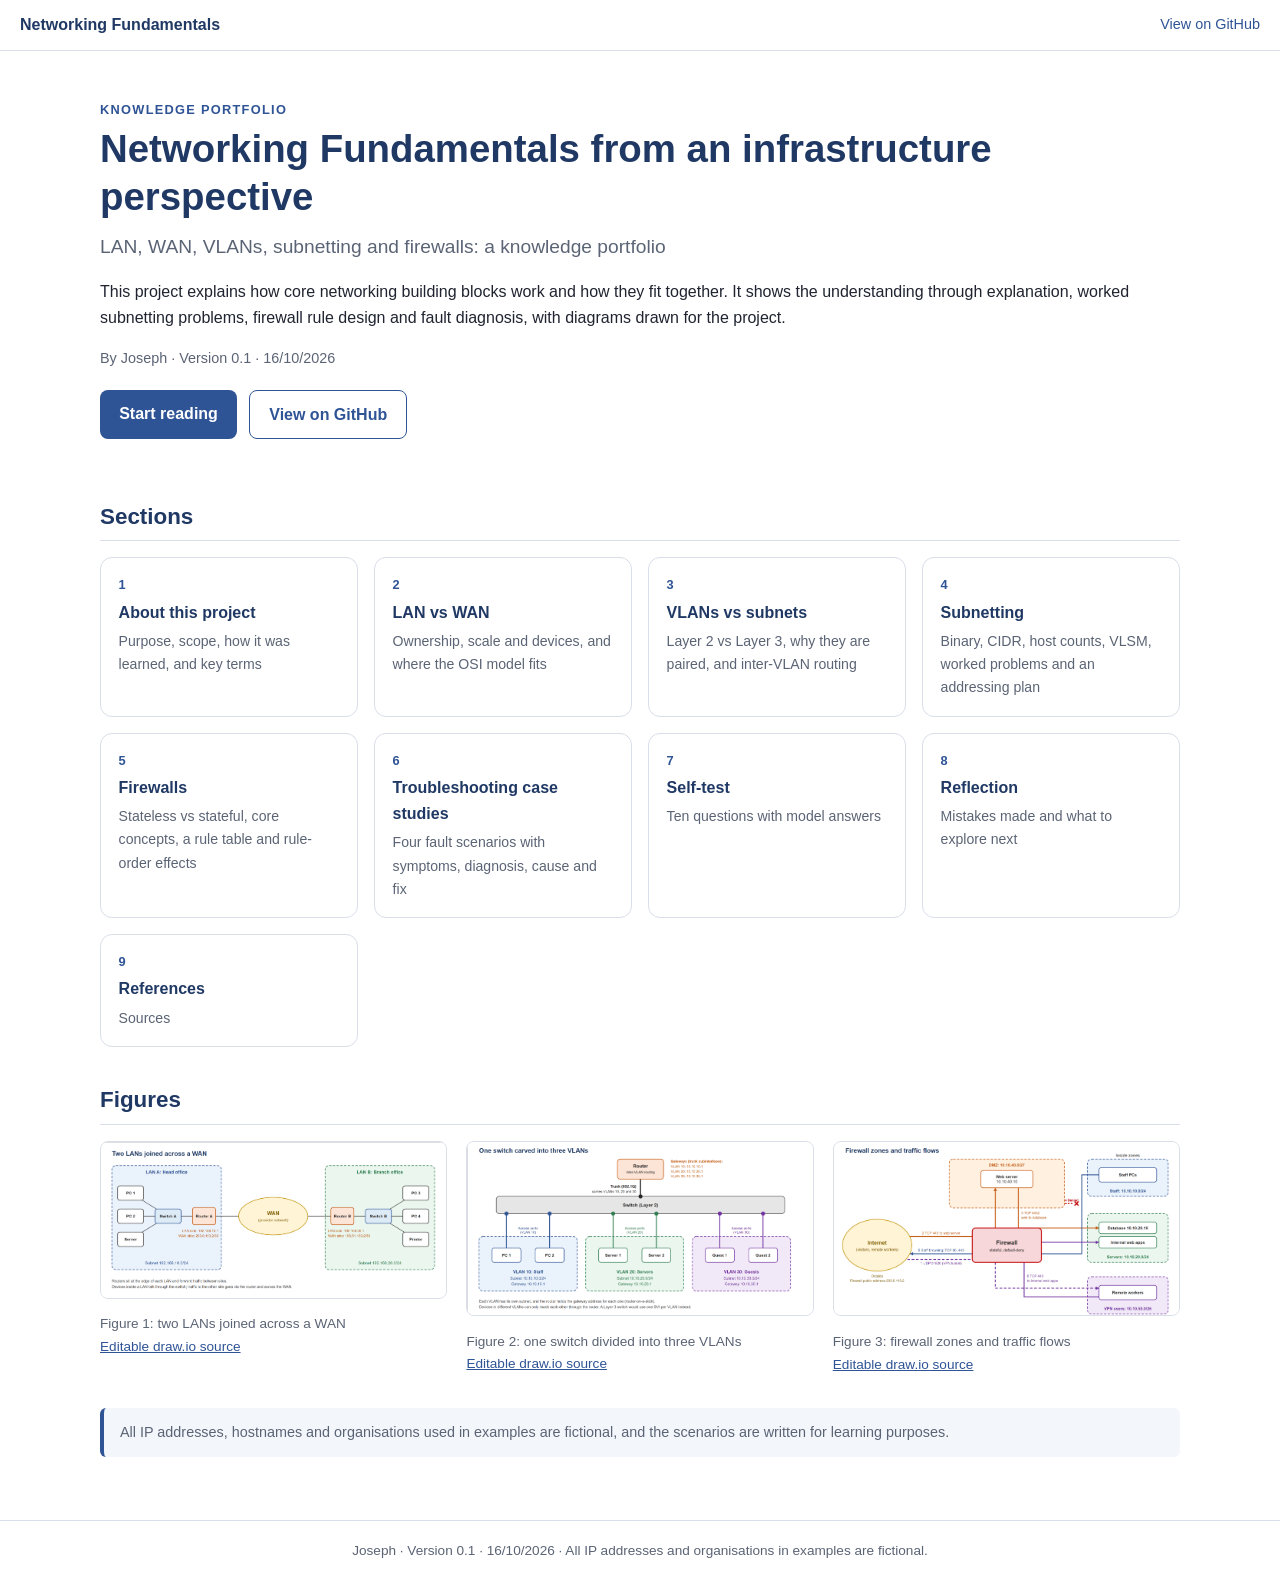
<file: index.html>
<!DOCTYPE html>
<html lang="en-GB">
<head>
<meta charset="utf-8">
<meta name="viewport" content="width=device-width, initial-scale=1">
<title>Networking Fundamentals from an infrastructure perspective | Networking Fundamentals</title>
<meta name="description" content="LAN, WAN, VLANs, subnetting and firewalls: a knowledge portfolio">
<link rel="stylesheet" href="style.css">
</head>
<body>
<header class="topbar">
  <a class="brand" href="index.html">Networking Fundamentals</a>
  <a class="gh" href="https://github.com/jsephfwleroo947-hub/networking-fundamentals">View on GitHub</a>
</header>
<details class="mobile-nav"><summary>Sections</summary><ul><li><a href="01-about-this-project.html">1. About this project</a></li><li><a href="02-lan-vs-wan.html">2. LAN vs WAN</a></li><li><a href="03-vlans-vs-subnets.html">3. VLANs vs subnets</a></li><li><a href="04-subnetting.html">4. Subnetting</a></li><li><a href="05-firewalls.html">5. Firewalls</a></li><li><a href="06-troubleshooting-case-studies.html">6. Troubleshooting case studies</a></li><li><a href="07-self-test.html">7. Self-test</a></li><li><a href="08-reflection.html">8. Reflection</a></li><li><a href="09-references.html">9. References</a></li></ul></details>
<div class="layout home">
  <nav class="sidebar" aria-label="Sections">
    <p class="nav-title">Sections</p>
    <ul><li><a href="01-about-this-project.html">1. About this project</a></li><li><a href="02-lan-vs-wan.html">2. LAN vs WAN</a></li><li><a href="03-vlans-vs-subnets.html">3. VLANs vs subnets</a></li><li><a href="04-subnetting.html">4. Subnetting</a></li><li><a href="05-firewalls.html">5. Firewalls</a></li><li><a href="06-troubleshooting-case-studies.html">6. Troubleshooting case studies</a></li><li><a href="07-self-test.html">7. Self-test</a></li><li><a href="08-reflection.html">8. Reflection</a></li><li><a href="09-references.html">9. References</a></li></ul>
  </nav>
  <main class="content">

    <section class="hero">
      <p class="eyebrow">Knowledge portfolio</p>
      <h1>Networking Fundamentals from an infrastructure perspective</h1>
      <p class="lead">LAN, WAN, VLANs, subnetting and firewalls: a knowledge portfolio</p>
      <p>This project explains how core networking building blocks work and how they fit together. It shows the understanding through explanation, worked subnetting problems, firewall rule design and fault diagnosis, with diagrams drawn for the project.</p>
      <p class="meta">By Joseph &middot; Version 0.1 &middot; 16/10/2026</p>
      <p class="actions"><a class="btn" href="01-about-this-project.html">Start reading</a><a class="btn ghost" href="https://github.com/jsephfwleroo947-hub/networking-fundamentals">View on GitHub</a></p>
    </section>
    <h2>Sections</h2>
    <div class="cards"><a class="card" href="01-about-this-project.html"><span class="num">1</span><span class="ct">About this project</span><span class="cd">Purpose, scope, how it was learned, and key terms</span></a><a class="card" href="02-lan-vs-wan.html"><span class="num">2</span><span class="ct">LAN vs WAN</span><span class="cd">Ownership, scale and devices, and where the OSI model fits</span></a><a class="card" href="03-vlans-vs-subnets.html"><span class="num">3</span><span class="ct">VLANs vs subnets</span><span class="cd">Layer 2 vs Layer 3, why they are paired, and inter-VLAN routing</span></a><a class="card" href="04-subnetting.html"><span class="num">4</span><span class="ct">Subnetting</span><span class="cd">Binary, CIDR, host counts, VLSM, worked problems and an addressing plan</span></a><a class="card" href="05-firewalls.html"><span class="num">5</span><span class="ct">Firewalls</span><span class="cd">Stateless vs stateful, core concepts, a rule table and rule-order effects</span></a><a class="card" href="06-troubleshooting-case-studies.html"><span class="num">6</span><span class="ct">Troubleshooting case studies</span><span class="cd">Four fault scenarios with symptoms, diagnosis, cause and fix</span></a><a class="card" href="07-self-test.html"><span class="num">7</span><span class="ct">Self-test</span><span class="cd">Ten questions with model answers</span></a><a class="card" href="08-reflection.html"><span class="num">8</span><span class="ct">Reflection</span><span class="cd">Mistakes made and what to explore next</span></a><a class="card" href="09-references.html"><span class="num">9</span><span class="ct">References</span><span class="cd">Sources</span></a></div>
    <h2>Figures</h2>
    <div class="figs"><figure><a href="figure-1-lan-wan.png"><img src="figure-1-lan-wan.png" alt="Figure 1: two LANs joined across a WAN"></a><figcaption>Figure 1: two LANs joined across a WAN<br><a href="lan-wan-diagram.drawio">Editable draw.io source</a></figcaption></figure><figure><a href="figure-2-vlans.png"><img src="figure-2-vlans.png" alt="Figure 2: one switch divided into three VLANs"></a><figcaption>Figure 2: one switch divided into three VLANs<br><a href="vlan-diagram.drawio">Editable draw.io source</a></figcaption></figure><figure><a href="figure-3-firewall-zones.png"><img src="figure-3-firewall-zones.png" alt="Figure 3: firewall zones and traffic flows"></a><figcaption>Figure 3: firewall zones and traffic flows<br><a href="firewall-zones-diagram.drawio">Editable draw.io source</a></figcaption></figure></div>
    <p class="note">All IP addresses, hostnames and organisations used in examples are fictional, and the scenarios are written for learning purposes.</p>

    
  </main>
</div>
<footer class="footer">Joseph &middot; Version 0.1 &middot; 16/10/2026 &middot; All IP addresses and organisations in examples are fictional.</footer>
</body>
</html>
</file>
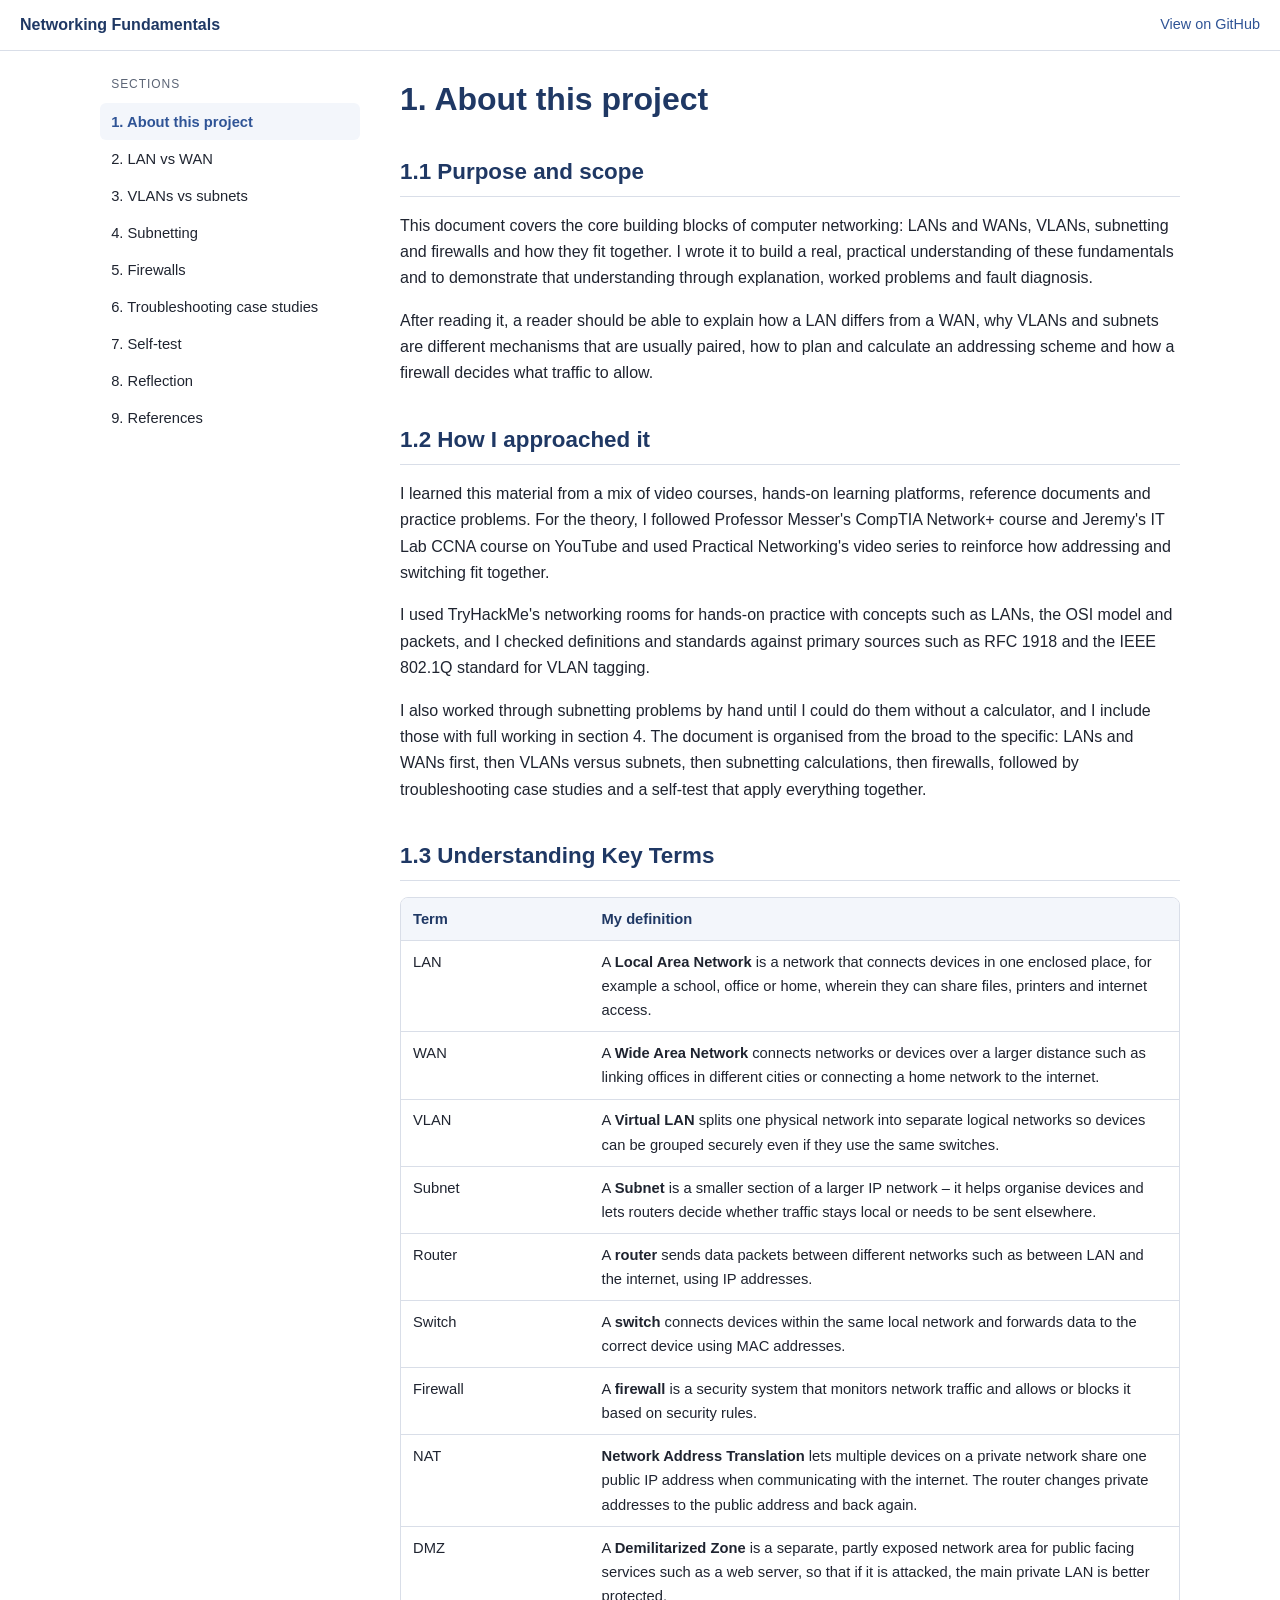
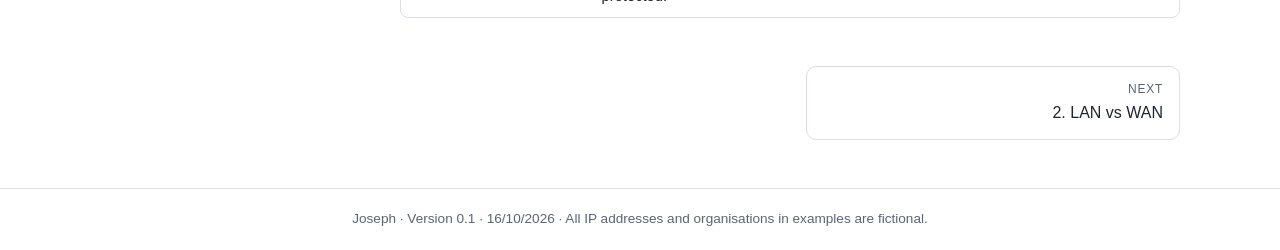
<file: 01-about-this-project.html>
<!DOCTYPE html>
<html lang="en-GB">
<head>
<meta charset="utf-8">
<meta name="viewport" content="width=device-width, initial-scale=1">
<title>1. About this project | Networking Fundamentals</title>
<meta name="description" content="Purpose, scope, how it was learned, and key terms">
<link rel="stylesheet" href="style.css">
</head>
<body>
<header class="topbar">
  <a class="brand" href="index.html">Networking Fundamentals</a>
  <a class="gh" href="https://github.com/jsephfwleroo947-hub/networking-fundamentals">View on GitHub</a>
</header>
<details class="mobile-nav"><summary>Sections</summary><ul><li><a class="current" href="01-about-this-project.html">1. About this project</a></li><li><a href="02-lan-vs-wan.html">2. LAN vs WAN</a></li><li><a href="03-vlans-vs-subnets.html">3. VLANs vs subnets</a></li><li><a href="04-subnetting.html">4. Subnetting</a></li><li><a href="05-firewalls.html">5. Firewalls</a></li><li><a href="06-troubleshooting-case-studies.html">6. Troubleshooting case studies</a></li><li><a href="07-self-test.html">7. Self-test</a></li><li><a href="08-reflection.html">8. Reflection</a></li><li><a href="09-references.html">9. References</a></li></ul></details>
<div class="layout">
  <nav class="sidebar" aria-label="Sections">
    <p class="nav-title">Sections</p>
    <ul><li><a class="current" href="01-about-this-project.html">1. About this project</a></li><li><a href="02-lan-vs-wan.html">2. LAN vs WAN</a></li><li><a href="03-vlans-vs-subnets.html">3. VLANs vs subnets</a></li><li><a href="04-subnetting.html">4. Subnetting</a></li><li><a href="05-firewalls.html">5. Firewalls</a></li><li><a href="06-troubleshooting-case-studies.html">6. Troubleshooting case studies</a></li><li><a href="07-self-test.html">7. Self-test</a></li><li><a href="08-reflection.html">8. Reflection</a></li><li><a href="09-references.html">9. References</a></li></ul>
  </nav>
  <main class="content">
<h1 id="about-this-project">1. About this project</h1>
<h2 id="purpose-and-scope">1.1 Purpose and scope</h2>
<p>This document covers the core building blocks of computer networking: LANs and WANs, VLANs, subnetting and firewalls and how they fit together. I wrote it to build a real, practical understanding of these fundamentals and to demonstrate that understanding through explanation, worked problems and fault diagnosis.</p>
<p>After reading it, a reader should be able to explain how a LAN differs from a WAN, why VLANs and subnets are different mechanisms that are usually paired, how to plan and calculate an addressing scheme and how a firewall decides what traffic to allow.</p>
<h2 id="how-i-approached-it">1.2 How I approached it</h2>
<p>I learned this material from a mix of video courses, hands-on learning platforms, reference documents and practice problems. For the theory, I followed Professor Messer's CompTIA Network+ course and Jeremy's IT Lab CCNA course on YouTube and used Practical Networking's video series to reinforce how addressing and switching fit together.</p>
<p>I used TryHackMe's networking rooms for hands-on practice with concepts such as LANs, the OSI model and packets, and I checked definitions and standards against primary sources such as RFC 1918 and the IEEE 802.1Q standard for VLAN tagging.</p>
<p>I also worked through subnetting problems by hand until I could do them without a calculator, and I include those with full working in section 4. The document is organised from the broad to the specific: LANs and WANs first, then VLANs versus subnets, then subnetting calculations, then firewalls, followed by troubleshooting case studies and a self-test that apply everything together.</p>
<h2 id="understanding-key-terms">1.3 Understanding Key Terms </h2>
<div class="table-wrap"><table>
<colgroup>
<col style="width: 24%" />
<col style="width: 75%" />
</colgroup>
<thead>
<tr class="header">
<th><strong>Term</strong></th>
<th><strong>My definition</strong></th>
</tr>
</thead>
<tbody>
<tr class="odd">
<td>LAN</td>
<td>A <strong>Local Area Network</strong> is a network that connects devices in one enclosed place, for example a school, office or home, wherein they can share files, printers and internet access.</td>
</tr>
<tr class="even">
<td>WAN</td>
<td>A <strong>Wide Area Network</strong> connects networks or devices over a larger distance such as linking offices in different cities or connecting a home network to the internet.</td>
</tr>
<tr class="odd">
<td>VLAN</td>
<td>A <strong>Virtual LAN</strong> splits one physical network into separate logical networks so devices can be grouped securely even if they use the same switches.</td>
</tr>
<tr class="even">
<td>Subnet</td>
<td>A <strong>Subnet</strong> is a smaller section of a larger IP network – it helps organise devices and lets routers decide whether traffic stays local or needs to be sent elsewhere.</td>
</tr>
<tr class="odd">
<td>Router</td>
<td>A <strong>router</strong> sends data packets between different networks such as between LAN and the internet, using IP addresses.</td>
</tr>
<tr class="even">
<td>Switch</td>
<td>A <strong>switch</strong> connects devices within the same local network and forwards data to the correct device using MAC addresses.</td>
</tr>
<tr class="odd">
<td>Firewall</td>
<td>A <strong>firewall</strong> is a security system that monitors network traffic and allows or blocks it based on security rules.</td>
</tr>
<tr class="even">
<td>NAT</td>
<td><strong>Network Address Translation</strong> lets multiple devices on a private network share one public IP address when communicating with the internet. The router changes private addresses to the public address and back again.</td>
</tr>
<tr class="odd">
<td>DMZ</td>
<td>A <strong>Demilitarized Zone</strong> is a separate, partly exposed network area for public facing services such as a web server, so that if it is attacked, the main private LAN is better protected.</td>
</tr>
</tbody>
</table></div>

    <div class="pager"><span></span><a class="next" href="02-lan-vs-wan.html"><span>Next</span>2. LAN vs WAN</a></div>
  </main>
</div>
<footer class="footer">Joseph &middot; Version 0.1 &middot; 16/10/2026 &middot; All IP addresses and organisations in examples are fictional.</footer>
</body>
</html>
</file>
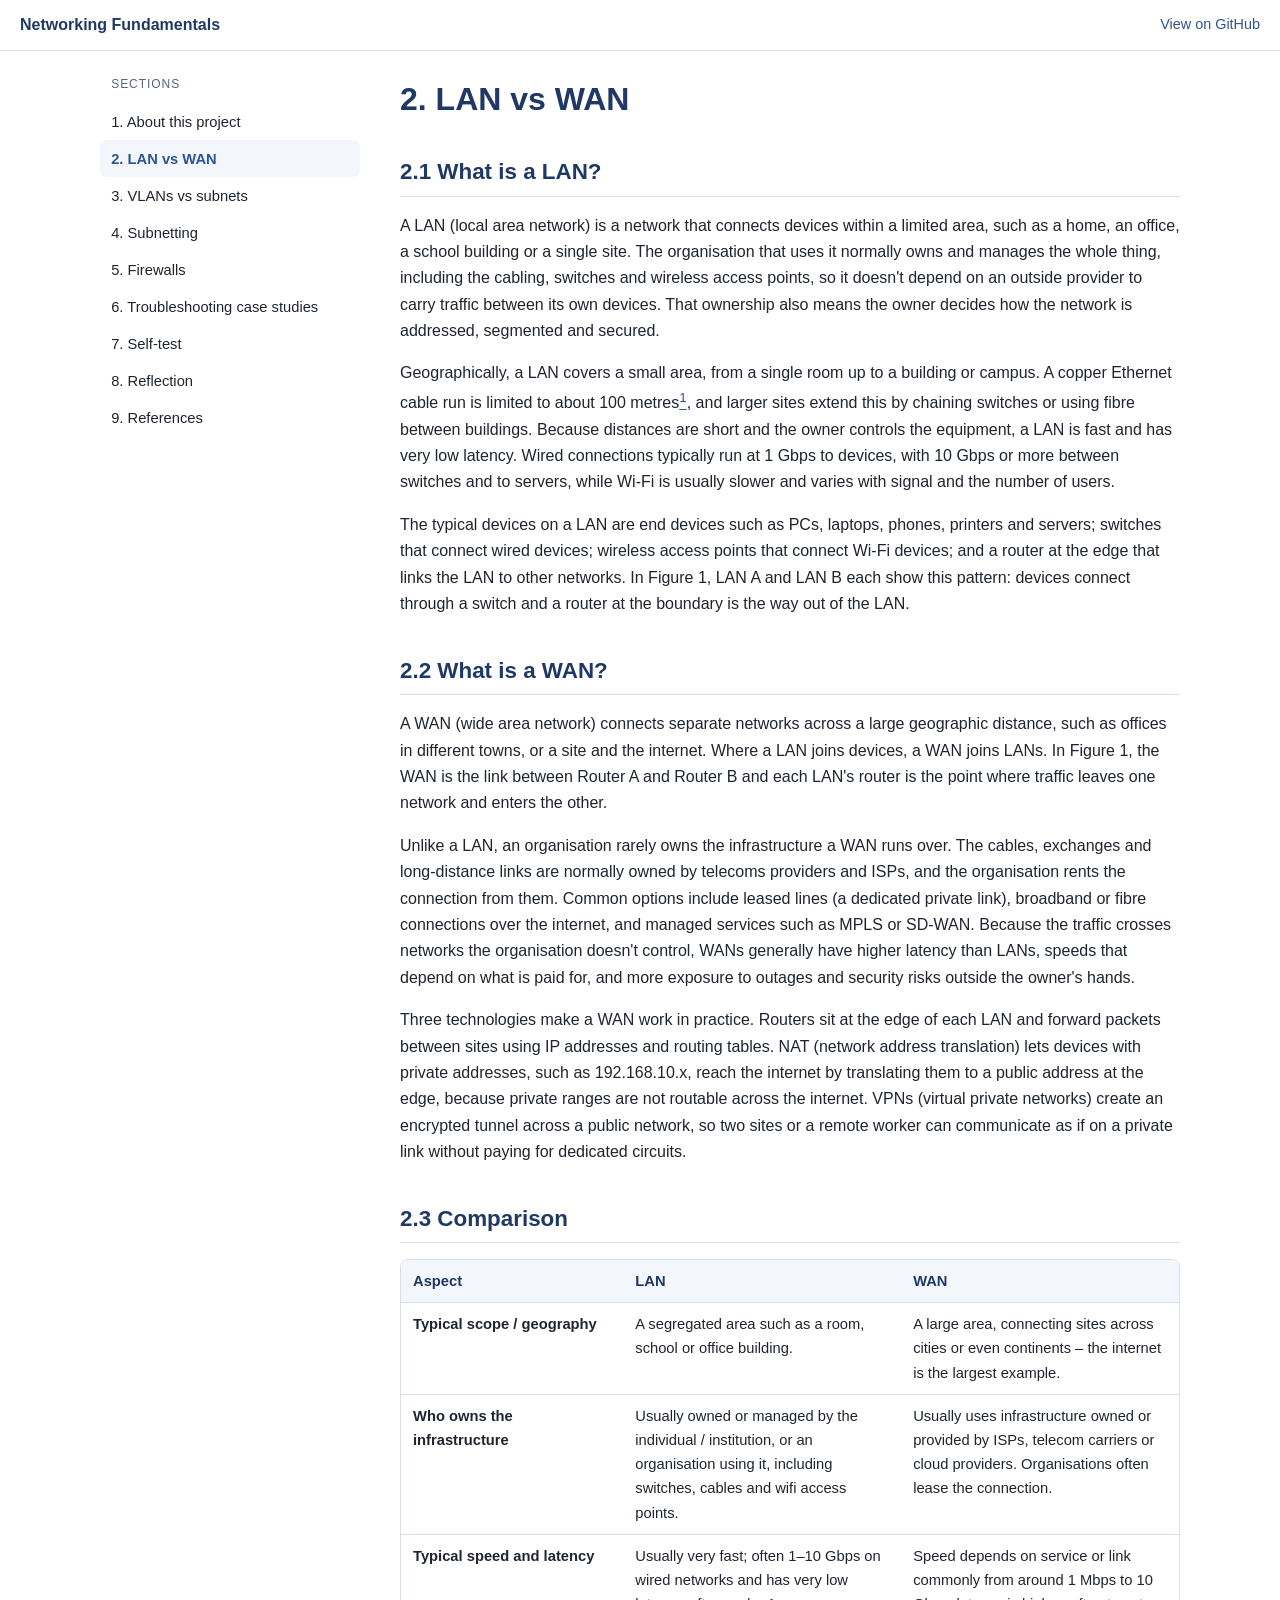
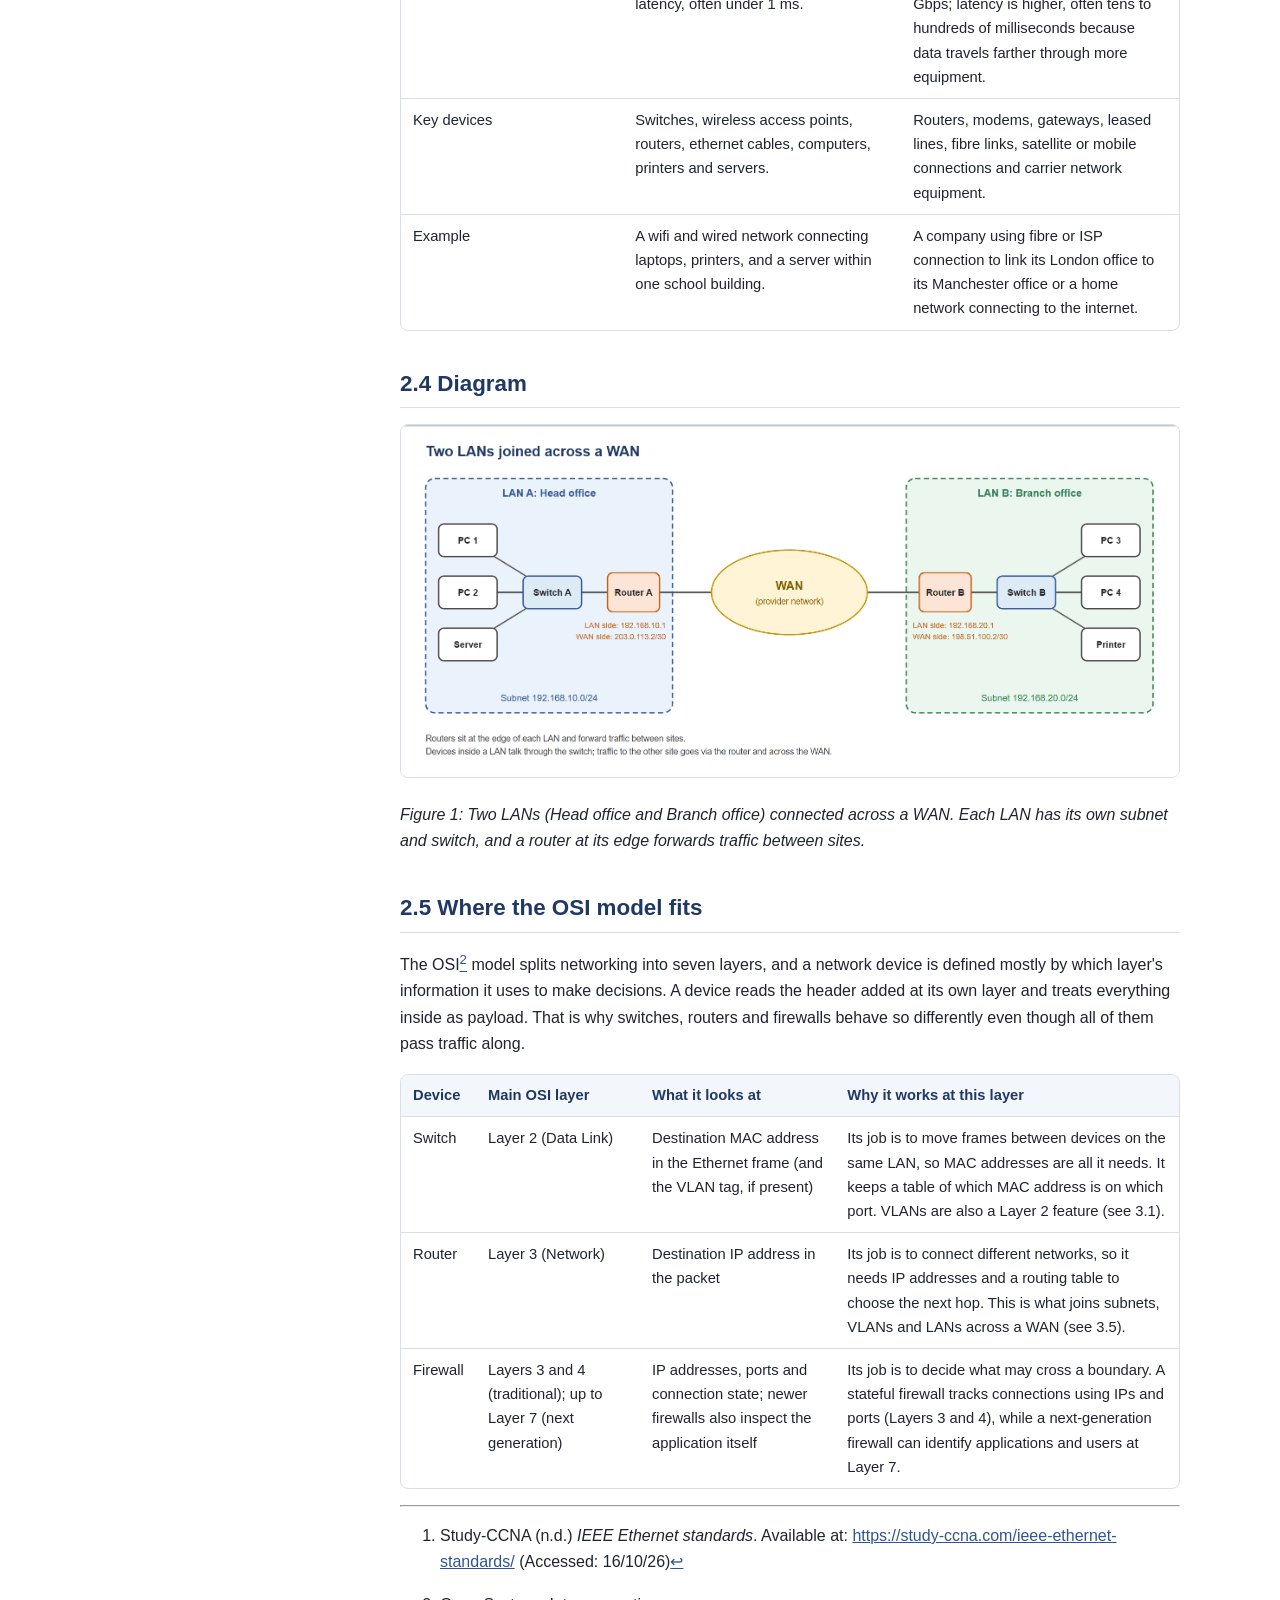
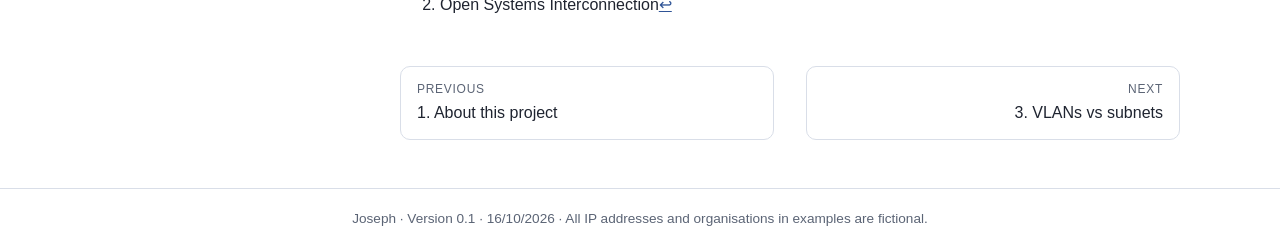
<file: 02-lan-vs-wan.html>
<!DOCTYPE html>
<html lang="en-GB">
<head>
<meta charset="utf-8">
<meta name="viewport" content="width=device-width, initial-scale=1">
<title>2. LAN vs WAN | Networking Fundamentals</title>
<meta name="description" content="Ownership, scale and devices, and where the OSI model fits">
<link rel="stylesheet" href="style.css">
</head>
<body>
<header class="topbar">
  <a class="brand" href="index.html">Networking Fundamentals</a>
  <a class="gh" href="https://github.com/jsephfwleroo947-hub/networking-fundamentals">View on GitHub</a>
</header>
<details class="mobile-nav"><summary>Sections</summary><ul><li><a href="01-about-this-project.html">1. About this project</a></li><li><a class="current" href="02-lan-vs-wan.html">2. LAN vs WAN</a></li><li><a href="03-vlans-vs-subnets.html">3. VLANs vs subnets</a></li><li><a href="04-subnetting.html">4. Subnetting</a></li><li><a href="05-firewalls.html">5. Firewalls</a></li><li><a href="06-troubleshooting-case-studies.html">6. Troubleshooting case studies</a></li><li><a href="07-self-test.html">7. Self-test</a></li><li><a href="08-reflection.html">8. Reflection</a></li><li><a href="09-references.html">9. References</a></li></ul></details>
<div class="layout">
  <nav class="sidebar" aria-label="Sections">
    <p class="nav-title">Sections</p>
    <ul><li><a href="01-about-this-project.html">1. About this project</a></li><li><a class="current" href="02-lan-vs-wan.html">2. LAN vs WAN</a></li><li><a href="03-vlans-vs-subnets.html">3. VLANs vs subnets</a></li><li><a href="04-subnetting.html">4. Subnetting</a></li><li><a href="05-firewalls.html">5. Firewalls</a></li><li><a href="06-troubleshooting-case-studies.html">6. Troubleshooting case studies</a></li><li><a href="07-self-test.html">7. Self-test</a></li><li><a href="08-reflection.html">8. Reflection</a></li><li><a href="09-references.html">9. References</a></li></ul>
  </nav>
  <main class="content">
<h1 id="lan-vs-wan">2. LAN vs WAN</h1>
<h2 id="what-is-a-lan">2.1 What is a LAN?</h2>
<p>A LAN (local area network) is a network that connects devices within a limited area, such as a home, an office, a school building or a single site. The organisation that uses it normally owns and manages the whole thing, including the cabling, switches and wireless access points, so it doesn't depend on an outside provider to carry traffic between its own devices. That ownership also means the owner decides how the network is addressed, segmented and secured.</p>
<p>Geographically, a LAN covers a small area, from a single room up to a building or campus. A copper Ethernet cable run is limited to about 100 metres<a href="#fn1" class="footnote-ref" id="fnref1" role="doc-noteref"><sup>1</sup></a>, and larger sites extend this by chaining switches or using fibre between buildings. Because distances are short and the owner controls the equipment, a LAN is fast and has very low latency. Wired connections typically run at 1 Gbps to devices, with 10 Gbps or more between switches and to servers, while Wi-Fi is usually slower and varies with signal and the number of users.</p>
<p>The typical devices on a LAN are end devices such as PCs, laptops, phones, printers and servers; switches that connect wired devices; wireless access points that connect Wi-Fi devices; and a router at the edge that links the LAN to other networks. In Figure 1, LAN A and LAN B each show this pattern: devices connect through a switch and a router at the boundary is the way out of the LAN.</p>
<h2 id="what-is-a-wan">2.2 What is a WAN?</h2>
<p>A WAN (wide area network) connects separate networks across a large geographic distance, such as offices in different towns, or a site and the internet. Where a LAN joins devices, a WAN joins LANs. In Figure 1, the WAN is the link between Router A and Router B and each LAN's router is the point where traffic leaves one network and enters the other.</p>
<p>Unlike a LAN, an organisation rarely owns the infrastructure a WAN runs over. The cables, exchanges and long-distance links are normally owned by telecoms providers and ISPs, and the organisation rents the connection from them. Common options include leased lines (a dedicated private link), broadband or fibre connections over the internet, and managed services such as MPLS or SD-WAN. Because the traffic crosses networks the organisation doesn't control, WANs generally have higher latency than LANs, speeds that depend on what is paid for, and more exposure to outages and security risks outside the owner's hands.</p>
<p>Three technologies make a WAN work in practice. Routers sit at the edge of each LAN and forward packets between sites using IP addresses and routing tables. NAT (network address translation) lets devices with private addresses, such as 192.168.10.x, reach the internet by translating them to a public address at the edge, because private ranges are not routable across the internet. VPNs (virtual private networks) create an encrypted tunnel across a public network, so two sites or a remote worker can communicate as if on a private link without paying for dedicated circuits.</p>
<h2 id="comparison">2.3 Comparison</h2>
<div class="table-wrap"><table>
<colgroup>
<col style="width: 28%" />
<col style="width: 35%" />
<col style="width: 35%" />
</colgroup>
<thead>
<tr class="header">
<th><strong>Aspect</strong></th>
<th><strong>LAN</strong></th>
<th><strong>WAN</strong></th>
</tr>
</thead>
<tbody>
<tr class="odd">
<td><strong>Typical scope / geography</strong></td>
<td>A segregated area such as a room, school or office building.</td>
<td>A large area, connecting sites across cities or even continents – the internet is the largest example.</td>
</tr>
<tr class="even">
<td><strong>Who owns the infrastructure</strong></td>
<td>Usually owned or managed by the individual / institution, or an organisation using it, including switches, cables and wifi access points.</td>
<td>Usually uses infrastructure owned or provided by ISPs, telecom carriers or cloud providers. Organisations often lease the connection.</td>
</tr>
<tr class="odd">
<td><strong>Typical speed and latency</strong></td>
<td>Usually very fast; often 1–10 Gbps on wired networks and has very low latency, often under 1 ms.</td>
<td>Speed depends on service or link commonly from around 1 Mbps to 10 Gbps; latency is higher, often tens to hundreds of milliseconds because data travels farther through more equipment.</td>
</tr>
<tr class="even">
<td>Key devices</td>
<td>Switches, wireless access points, routers, ethernet cables, computers, printers and servers.</td>
<td>Routers, modems, gateways, leased lines, fibre links, satellite or mobile connections and carrier network equipment.</td>
</tr>
<tr class="odd">
<td>Example</td>
<td>A wifi and wired network connecting laptops, printers, and a server within one school building.</td>
<td>A company using fibre or ISP connection to link its London office to its Manchester office or a home network connecting to the internet.</td>
</tr>
</tbody>
</table></div>
<h2 id="diagram">2.4 Diagram</h2>
<p><img src="figure-1-lan-wan.png" alt="Figure 1: two LANs (Head office and Branch office) joined across a WAN by routers" /></p>
<p><em>Figure 1: Two LANs (Head office and Branch office) connected across a WAN. Each LAN has its own subnet and switch, and a router at its edge forwards traffic between sites.</em></p>
<h2 id="where-the-osi-model-fits">2.5 Where the OSI model fits</h2>
<p>The OSI<a href="#fn2" class="footnote-ref" id="fnref2" role="doc-noteref"><sup>2</sup></a> model splits networking into seven layers, and a network device is defined mostly by which layer's information it uses to make decisions. A device reads the header added at its own layer and treats everything inside as payload. That is why switches, routers and firewalls behave so differently even though all of them pass traffic along.</p>
<div class="table-wrap"><table>
<colgroup>
<col style="width: 9%" />
<col style="width: 21%" />
<col style="width: 25%" />
<col style="width: 44%" />
</colgroup>
<thead>
<tr class="header">
<th>Device</th>
<th>Main OSI layer</th>
<th>What it looks at</th>
<th>Why it works at this layer</th>
</tr>
</thead>
<tbody>
<tr class="odd">
<td>Switch</td>
<td>Layer 2 (Data Link)</td>
<td>Destination MAC address in the Ethernet frame (and the VLAN tag, if present)</td>
<td>Its job is to move frames between devices on the same LAN, so MAC addresses are all it needs. It keeps a table of which MAC address is on which port. VLANs are also a Layer 2 feature (see 3.1).</td>
</tr>
<tr class="even">
<td>Router</td>
<td>Layer 3 (Network)</td>
<td>Destination IP address in the packet</td>
<td>Its job is to connect different networks, so it needs IP addresses and a routing table to choose the next hop. This is what joins subnets, VLANs and LANs across a WAN (see 3.5).</td>
</tr>
<tr class="odd">
<td>Firewall</td>
<td>Layers 3 and 4 (traditional); up to Layer 7 (next generation)</td>
<td>IP addresses, ports and connection state; newer firewalls also inspect the application itself</td>
<td>Its job is to decide what may cross a boundary. A stateful firewall tracks connections using IPs and ports (Layers 3 and 4), while a next-generation firewall can identify applications and users at Layer 7.</td>
</tr>
</tbody>
</table></div>
<aside id="footnotes" class="footnotes footnotes-end-of-document" role="doc-endnotes">
<hr />
<ol>
<li id="fn1"><p>Study-CCNA (n.d.) <em>IEEE Ethernet standards</em>. Available at: <a href="https://study-ccna.com/ieee-ethernet-standards/">https://study-ccna.com/ieee-ethernet-standards/</a> (Accessed: 16/10/26)<a href="#fnref1" class="footnote-back" role="doc-backlink">↩︎</a></p></li>
<li id="fn2"><p>Open Systems Interconnection<a href="#fnref2" class="footnote-back" role="doc-backlink">↩︎</a></p></li>
</ol>
</aside>

    <div class="pager"><a class="prev" href="01-about-this-project.html"><span>Previous</span>1. About this project</a><a class="next" href="03-vlans-vs-subnets.html"><span>Next</span>3. VLANs vs subnets</a></div>
  </main>
</div>
<footer class="footer">Joseph &middot; Version 0.1 &middot; 16/10/2026 &middot; All IP addresses and organisations in examples are fictional.</footer>
</body>
</html>
</file>
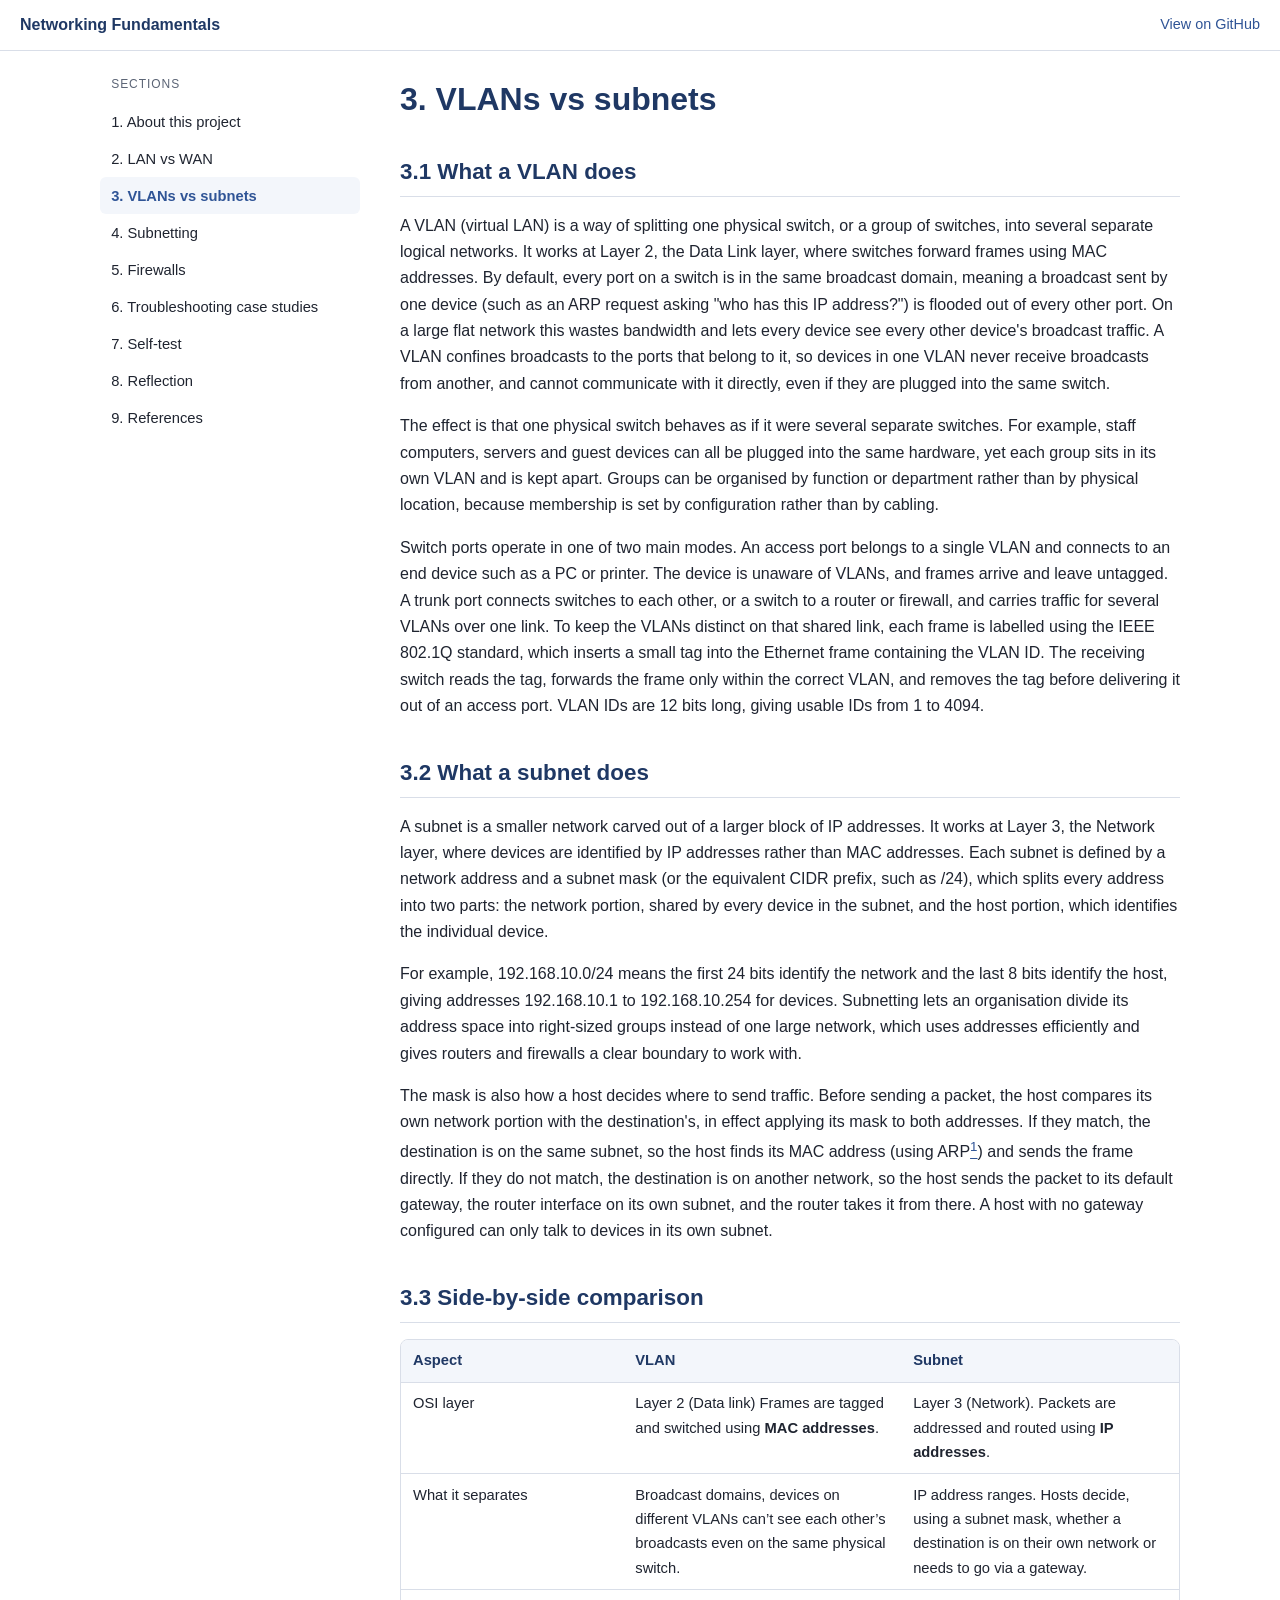
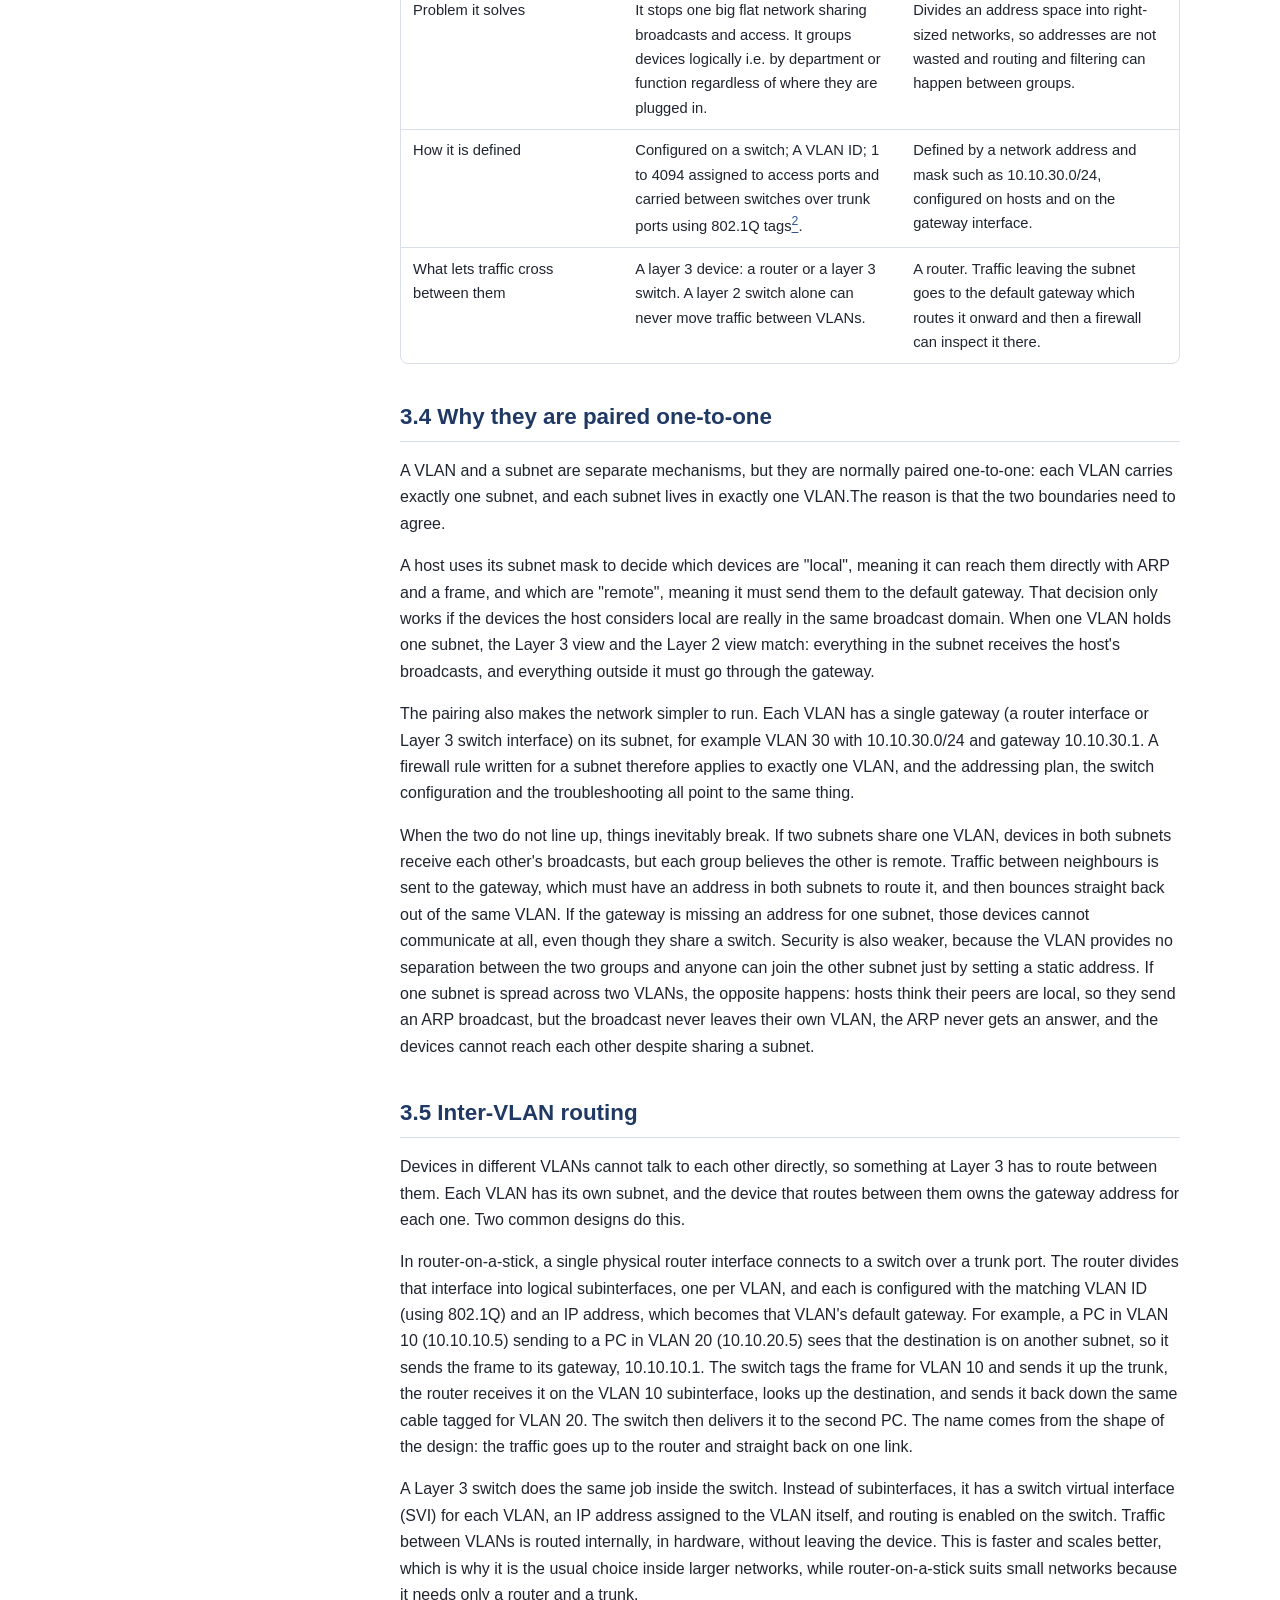
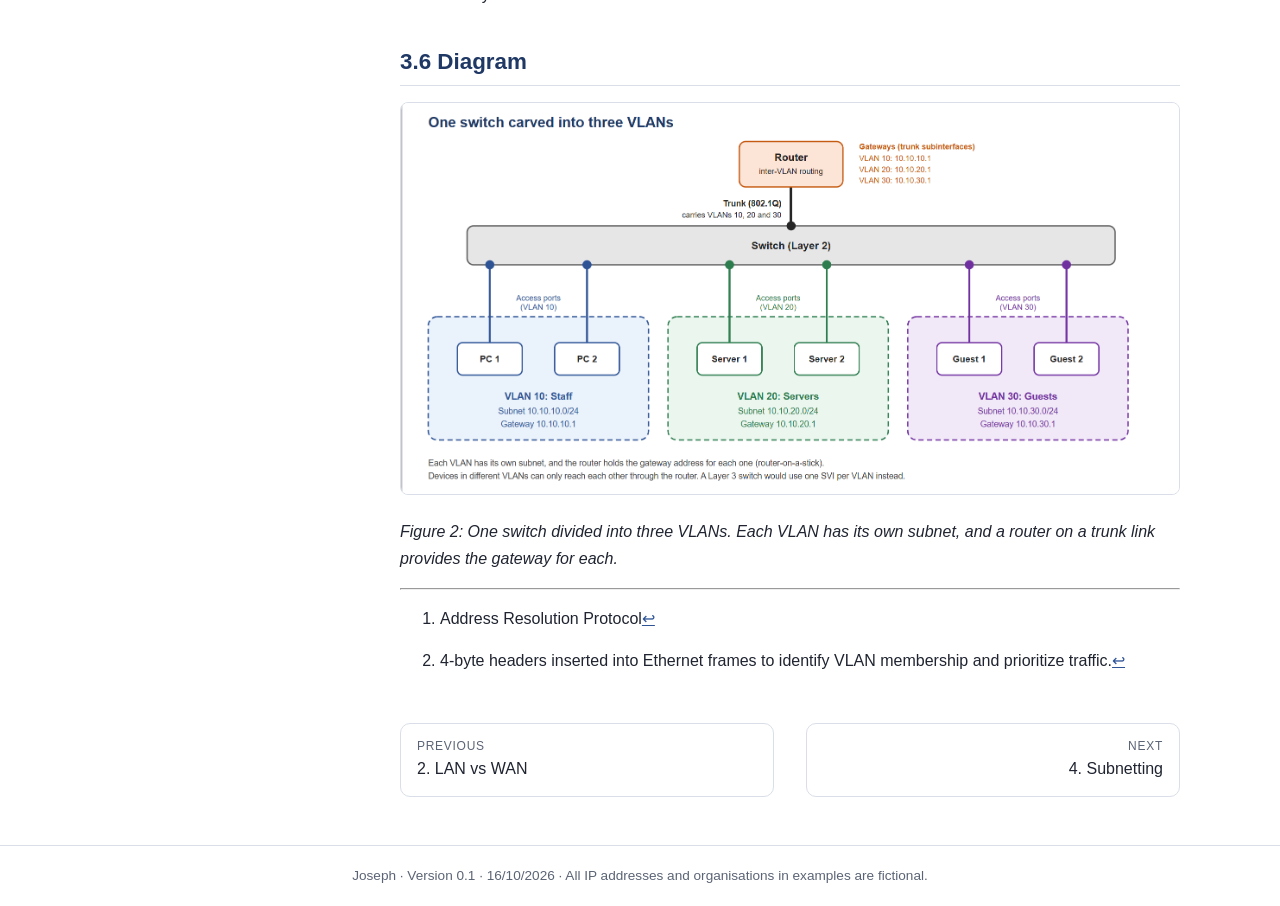
<file: 03-vlans-vs-subnets.html>
<!DOCTYPE html>
<html lang="en-GB">
<head>
<meta charset="utf-8">
<meta name="viewport" content="width=device-width, initial-scale=1">
<title>3. VLANs vs subnets | Networking Fundamentals</title>
<meta name="description" content="Layer 2 vs Layer 3, why they are paired, and inter-VLAN routing">
<link rel="stylesheet" href="style.css">
</head>
<body>
<header class="topbar">
  <a class="brand" href="index.html">Networking Fundamentals</a>
  <a class="gh" href="https://github.com/jsephfwleroo947-hub/networking-fundamentals">View on GitHub</a>
</header>
<details class="mobile-nav"><summary>Sections</summary><ul><li><a href="01-about-this-project.html">1. About this project</a></li><li><a href="02-lan-vs-wan.html">2. LAN vs WAN</a></li><li><a class="current" href="03-vlans-vs-subnets.html">3. VLANs vs subnets</a></li><li><a href="04-subnetting.html">4. Subnetting</a></li><li><a href="05-firewalls.html">5. Firewalls</a></li><li><a href="06-troubleshooting-case-studies.html">6. Troubleshooting case studies</a></li><li><a href="07-self-test.html">7. Self-test</a></li><li><a href="08-reflection.html">8. Reflection</a></li><li><a href="09-references.html">9. References</a></li></ul></details>
<div class="layout">
  <nav class="sidebar" aria-label="Sections">
    <p class="nav-title">Sections</p>
    <ul><li><a href="01-about-this-project.html">1. About this project</a></li><li><a href="02-lan-vs-wan.html">2. LAN vs WAN</a></li><li><a class="current" href="03-vlans-vs-subnets.html">3. VLANs vs subnets</a></li><li><a href="04-subnetting.html">4. Subnetting</a></li><li><a href="05-firewalls.html">5. Firewalls</a></li><li><a href="06-troubleshooting-case-studies.html">6. Troubleshooting case studies</a></li><li><a href="07-self-test.html">7. Self-test</a></li><li><a href="08-reflection.html">8. Reflection</a></li><li><a href="09-references.html">9. References</a></li></ul>
  </nav>
  <main class="content">
<h1 id="vlans-vs-subnets">3. VLANs vs subnets</h1>
<h2 id="what-a-vlan-does">3.1 What a VLAN does</h2>
<p>A VLAN (virtual LAN) is a way of splitting one physical switch, or a group of switches, into several separate logical networks. It works at Layer 2, the Data Link layer, where switches forward frames using MAC addresses. By default, every port on a switch is in the same broadcast domain, meaning a broadcast sent by one device (such as an ARP request asking "who has this IP address?") is flooded out of every other port. On a large flat network this wastes bandwidth and lets every device see every other device's broadcast traffic. A VLAN confines broadcasts to the ports that belong to it, so devices in one VLAN never receive broadcasts from another, and cannot communicate with it directly, even if they are plugged into the same switch.</p>
<p>The effect is that one physical switch behaves as if it were several separate switches. For example, staff computers, servers and guest devices can all be plugged into the same hardware, yet each group sits in its own VLAN and is kept apart. Groups can be organised by function or department rather than by physical location, because membership is set by configuration rather than by cabling.</p>
<p>Switch ports operate in one of two main modes. An access port belongs to a single VLAN and connects to an end device such as a PC or printer. The device is unaware of VLANs, and frames arrive and leave untagged. A trunk port connects switches to each other, or a switch to a router or firewall, and carries traffic for several VLANs over one link. To keep the VLANs distinct on that shared link, each frame is labelled using the IEEE 802.1Q standard, which inserts a small tag into the Ethernet frame containing the VLAN ID. The receiving switch reads the tag, forwards the frame only within the correct VLAN, and removes the tag before delivering it out of an access port. VLAN IDs are 12 bits long, giving usable IDs from 1 to 4094.</p>
<h2 id="what-a-subnet-does">3.2 What a subnet does</h2>
<p>A subnet is a smaller network carved out of a larger block of IP addresses. It works at Layer 3, the Network layer, where devices are identified by IP addresses rather than MAC addresses. Each subnet is defined by a network address and a subnet mask (or the equivalent CIDR prefix, such as /24), which splits every address into two parts: the network portion, shared by every device in the subnet, and the host portion, which identifies the individual device.</p>
<p>For example, 192.168.10.0/24 means the first 24 bits identify the network and the last 8 bits identify the host, giving addresses 192.168.10.1 to 192.168.10.254 for devices. Subnetting lets an organisation divide its address space into right-sized groups instead of one large network, which uses addresses efficiently and gives routers and firewalls a clear boundary to work with.</p>
<p>The mask is also how a host decides where to send traffic. Before sending a packet, the host compares its own network portion with the destination's, in effect applying its mask to both addresses. If they match, the destination is on the same subnet, so the host finds its MAC address (using ARP<a href="#fn1" class="footnote-ref" id="fnref1" role="doc-noteref"><sup>1</sup></a>) and sends the frame directly. If they do not match, the destination is on another network, so the host sends the packet to its default gateway, the router interface on its own subnet, and the router takes it from there. A host with no gateway configured can only talk to devices in its own subnet.</p>
<h2 id="side-by-side-comparison">3.3 Side-by-side comparison</h2>
<div class="table-wrap"><table>
<colgroup>
<col style="width: 28%" />
<col style="width: 35%" />
<col style="width: 35%" />
</colgroup>
<thead>
<tr class="header">
<th><strong>Aspect</strong></th>
<th><strong>VLAN</strong></th>
<th><strong>Subnet</strong></th>
</tr>
</thead>
<tbody>
<tr class="odd">
<td>OSI layer</td>
<td>Layer 2 (Data link) Frames are tagged and switched using <strong>MAC addresses</strong>.</td>
<td>Layer 3 (Network). Packets are addressed and routed using <strong>IP addresses</strong>.</td>
</tr>
<tr class="even">
<td>What it separates</td>
<td>Broadcast domains, devices on different VLANs can’t see each other’s broadcasts even on the same physical switch.</td>
<td>IP address ranges. Hosts decide, using a subnet mask, whether a destination is on their own network or needs to go via a gateway.</td>
</tr>
<tr class="odd">
<td>Problem it solves</td>
<td>It stops one big flat network sharing broadcasts and access. It groups devices logically i.e. by department or function regardless of where they are plugged in.</td>
<td>Divides an address space into right-sized networks, so addresses are not wasted and routing and filtering can happen between groups.</td>
</tr>
<tr class="even">
<td>How it is defined</td>
<td>Configured on a switch; A VLAN ID; 1 to 4094 assigned to access ports and carried between switches over trunk ports using 802.1Q tags<a href="#fn2" class="footnote-ref" id="fnref2" role="doc-noteref"><sup>2</sup></a>.</td>
<td>Defined by a network address and mask such as 10.10.30.0/24, configured on hosts and on the gateway interface.</td>
</tr>
<tr class="odd">
<td>What lets traffic cross between them</td>
<td>A layer 3 device: a router or a layer 3 switch. A layer 2 switch alone can never move traffic between VLANs.</td>
<td>A router. Traffic leaving the subnet goes to the default gateway which routes it onward and then a firewall can inspect it there.</td>
</tr>
</tbody>
</table></div>
<h2 id="why-they-are-paired-one-to-one">3.4 Why they are paired one-to-one</h2>
<p>A VLAN and a subnet are separate mechanisms, but they are normally paired one-to-one: each VLAN carries exactly one subnet, and each subnet lives in exactly one VLAN.The reason is that the two boundaries need to agree. </p>
<p>A host uses its subnet mask to decide which devices are "local", meaning it can reach them directly with ARP and a frame, and which are "remote", meaning it must send them to the default gateway. That decision only works if the devices the host considers local are really in the same broadcast domain. When one VLAN holds one subnet, the Layer 3 view and the Layer 2 view match: everything in the subnet receives the host's broadcasts, and everything outside it must go through the gateway.</p>
<p>The pairing also makes the network simpler to run. Each VLAN has a single gateway (a router interface or Layer 3 switch interface) on its subnet, for example VLAN 30 with 10.10.30.0/24 and gateway 10.10.30.1. A firewall rule written for a subnet therefore applies to exactly one VLAN, and the addressing plan, the switch configuration and the troubleshooting all point to the same thing.</p>
<p>When the two do not line up, things inevitably break. If two subnets share one VLAN, devices in both subnets receive each other's broadcasts, but each group believes the other is remote. Traffic between neighbours is sent to the gateway, which must have an address in both subnets to route it, and then bounces straight back out of the same VLAN. If the gateway is missing an address for one subnet, those devices cannot communicate at all, even though they share a switch. Security is also weaker, because the VLAN provides no separation between the two groups and anyone can join the other subnet just by setting a static address. If one subnet is spread across two VLANs, the opposite happens: hosts think their peers are local, so they send an ARP broadcast, but the broadcast never leaves their own VLAN, the ARP never gets an answer, and the devices cannot reach each other despite sharing a subnet.</p>
<h2 id="inter-vlan-routing">3.5 Inter-VLAN routing</h2>
<p>Devices in different VLANs cannot talk to each other directly, so something at Layer 3 has to route between them. Each VLAN has its own subnet, and the device that routes between them owns the gateway address for each one. Two common designs do this.</p>
<p>In router-on-a-stick, a single physical router interface connects to a switch over a trunk port. The router divides that interface into logical subinterfaces, one per VLAN, and each is configured with the matching VLAN ID (using 802.1Q) and an IP address, which becomes that VLAN's default gateway. For example, a PC in VLAN 10 (10.10.10.5) sending to a PC in VLAN 20 (10.10.20.5) sees that the destination is on another subnet, so it sends the frame to its gateway, 10.10.10.1. The switch tags the frame for VLAN 10 and sends it up the trunk, the router receives it on the VLAN 10 subinterface, looks up the destination, and sends it back down the same cable tagged for VLAN 20. The switch then delivers it to the second PC. The name comes from the shape of the design: the traffic goes up to the router and straight back on one link.</p>
<p>A Layer 3 switch does the same job inside the switch. Instead of subinterfaces, it has a switch virtual interface (SVI) for each VLAN, an IP address assigned to the VLAN itself, and routing is enabled on the switch. Traffic between VLANs is routed internally, in hardware, without leaving the device. This is faster and scales better, which is why it is the usual choice inside larger networks, while router-on-a-stick suits small networks because it needs only a router and a trunk.</p>
<h2 id="diagram-1">3.6 Diagram</h2>
<p><img src="figure-2-vlans.png" alt="Figure 2: one switch divided into three VLANs, with a router on a trunk link providing the gateways" /></p>
<p><em>Figure 2: One switch divided into three VLANs. Each VLAN has its own subnet, and a router on a trunk link provides the gateway for each.</em></p>
<aside id="footnotes" class="footnotes footnotes-end-of-document" role="doc-endnotes">
<hr />
<ol>
<li id="fn1"><p>Address Resolution Protocol<a href="#fnref1" class="footnote-back" role="doc-backlink">↩︎</a></p></li>
<li id="fn2"><p>4-byte headers inserted into Ethernet frames to identify VLAN membership and prioritize traffic.<a href="#fnref2" class="footnote-back" role="doc-backlink">↩︎</a></p></li>
</ol>
</aside>

    <div class="pager"><a class="prev" href="02-lan-vs-wan.html"><span>Previous</span>2. LAN vs WAN</a><a class="next" href="04-subnetting.html"><span>Next</span>4. Subnetting</a></div>
  </main>
</div>
<footer class="footer">Joseph &middot; Version 0.1 &middot; 16/10/2026 &middot; All IP addresses and organisations in examples are fictional.</footer>
</body>
</html>
</file>
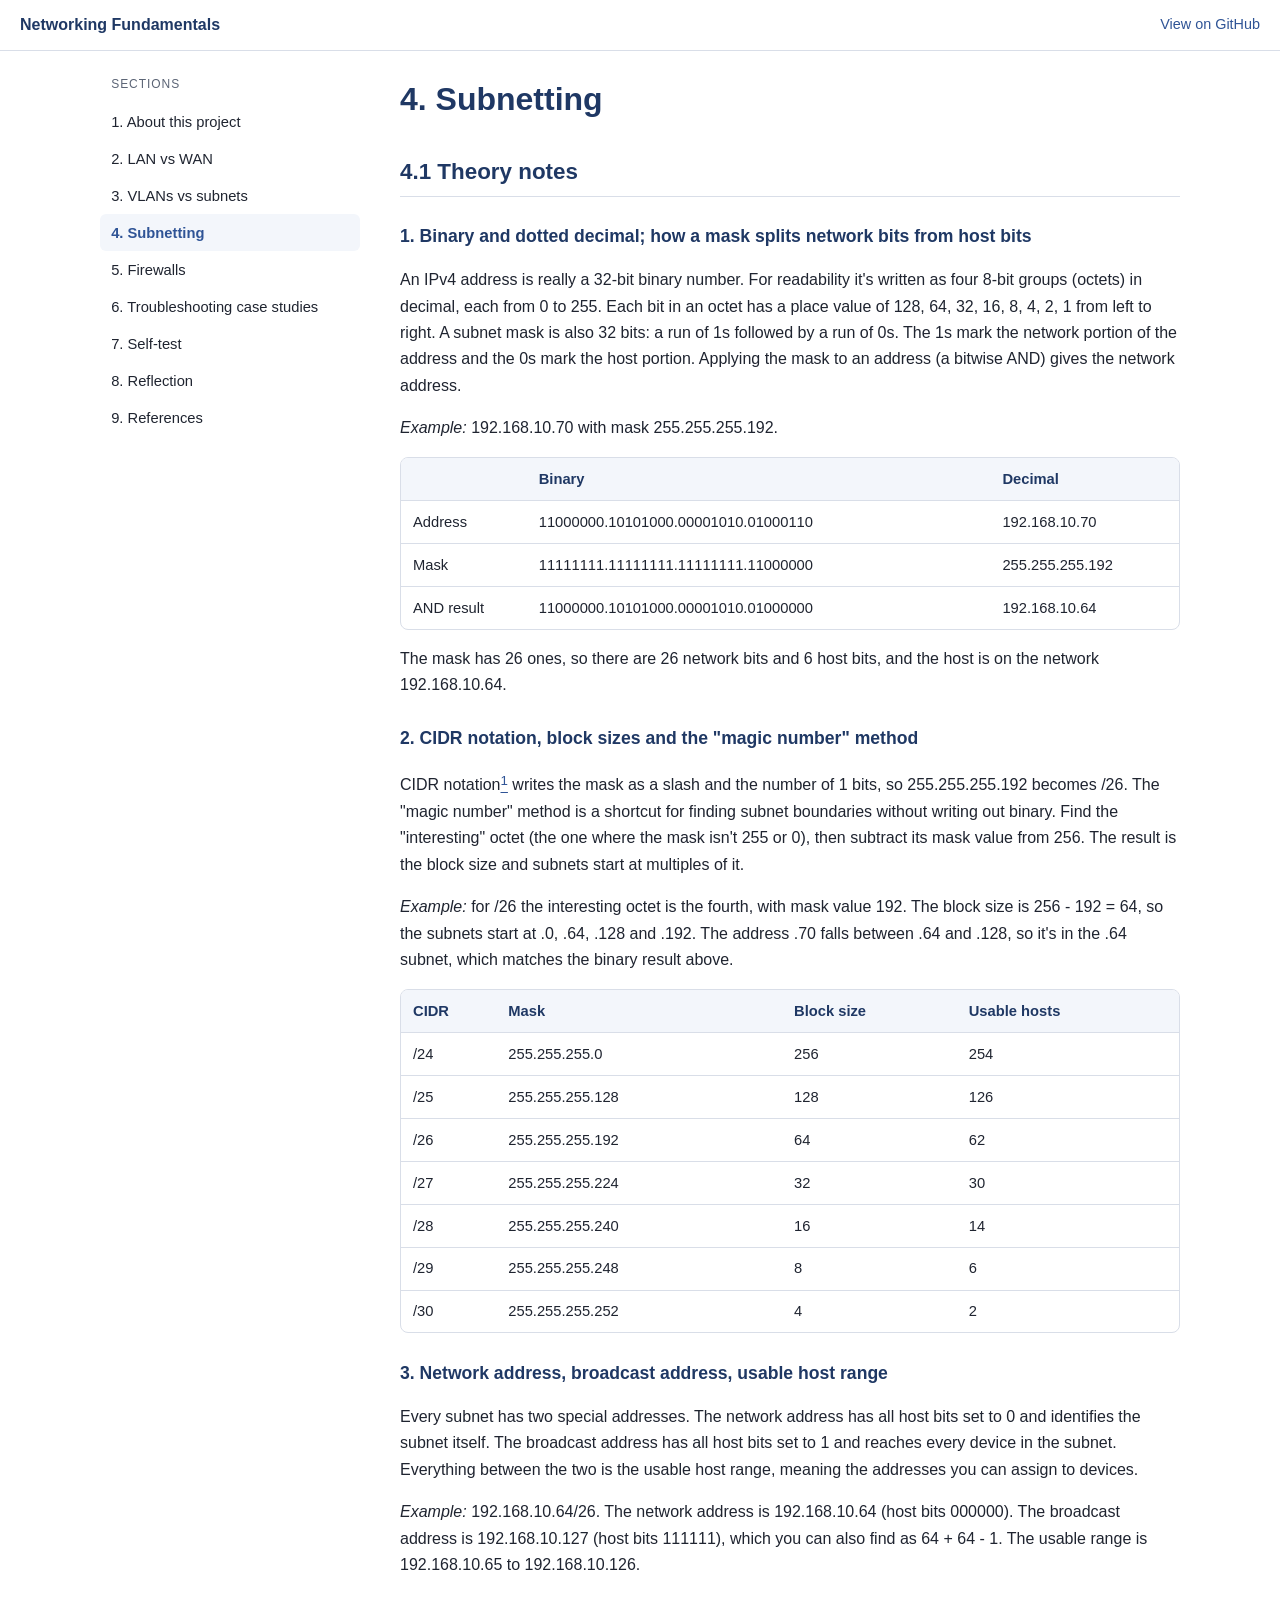
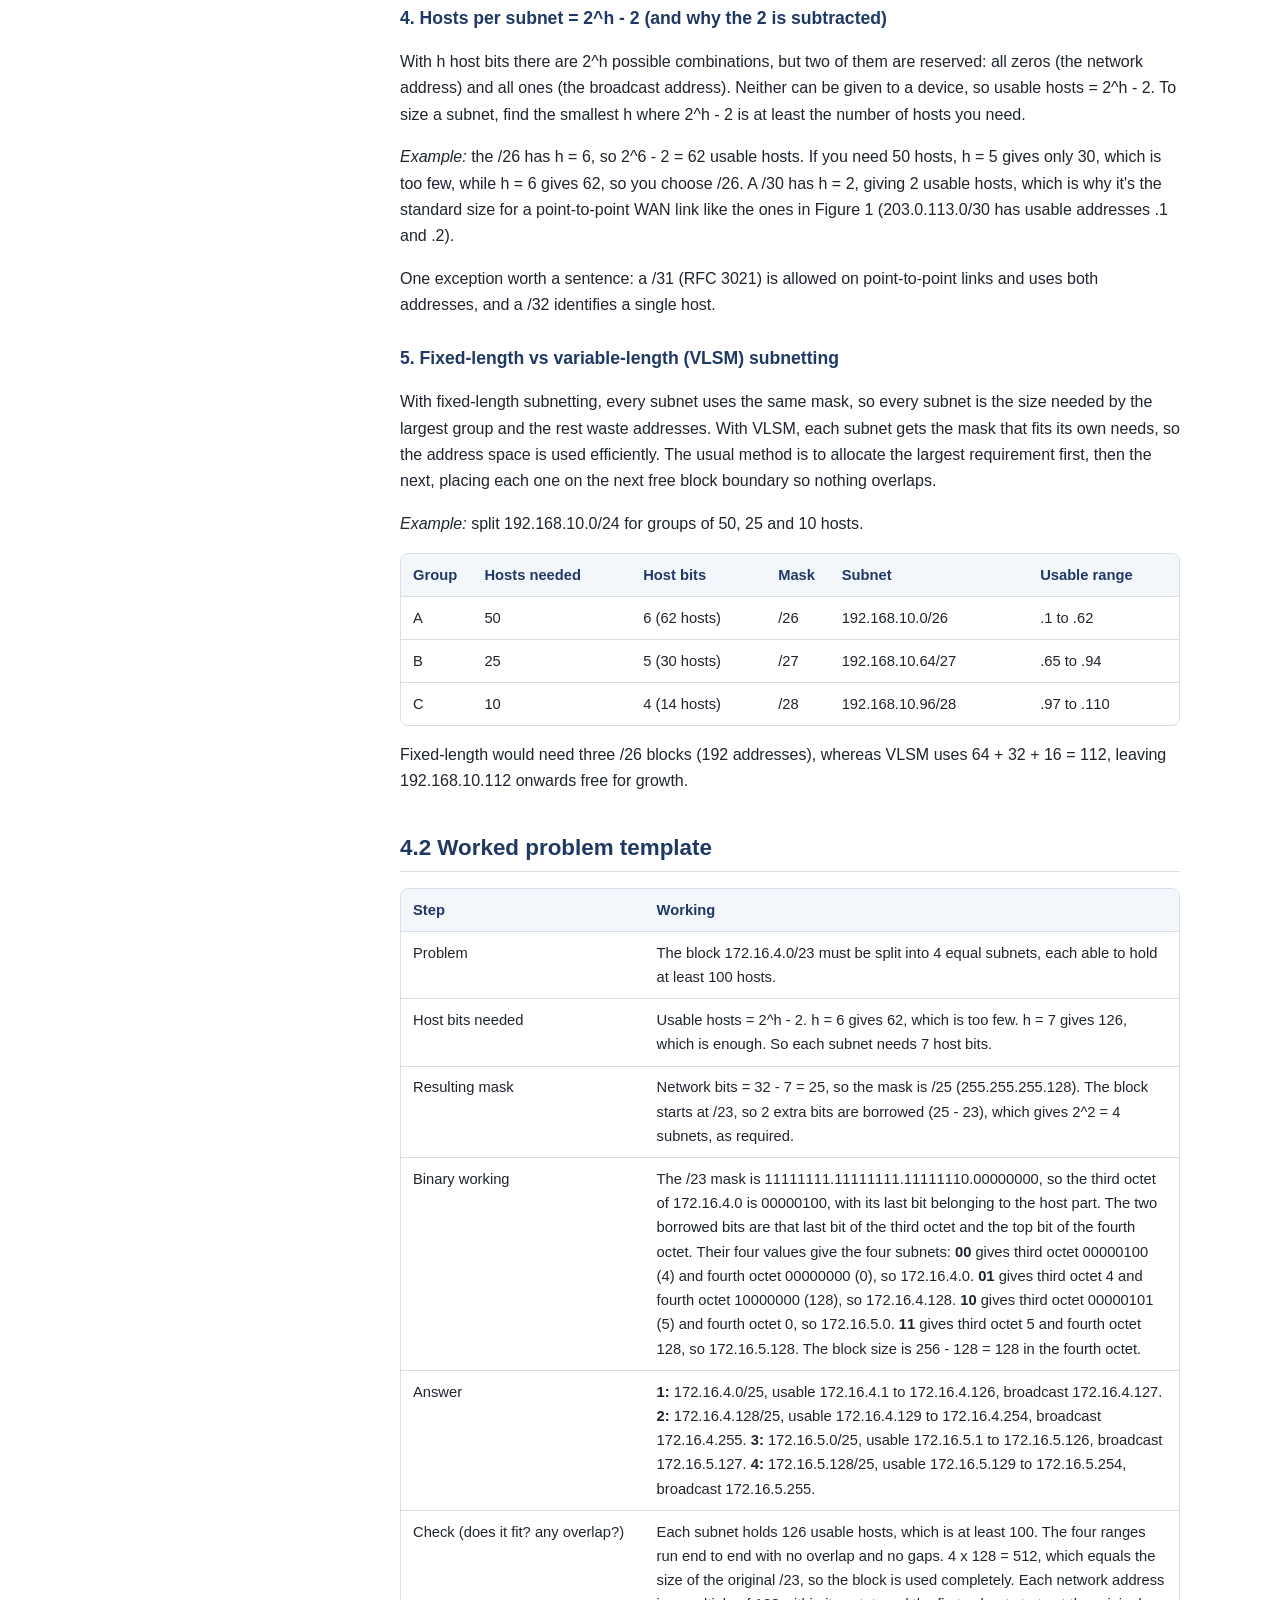
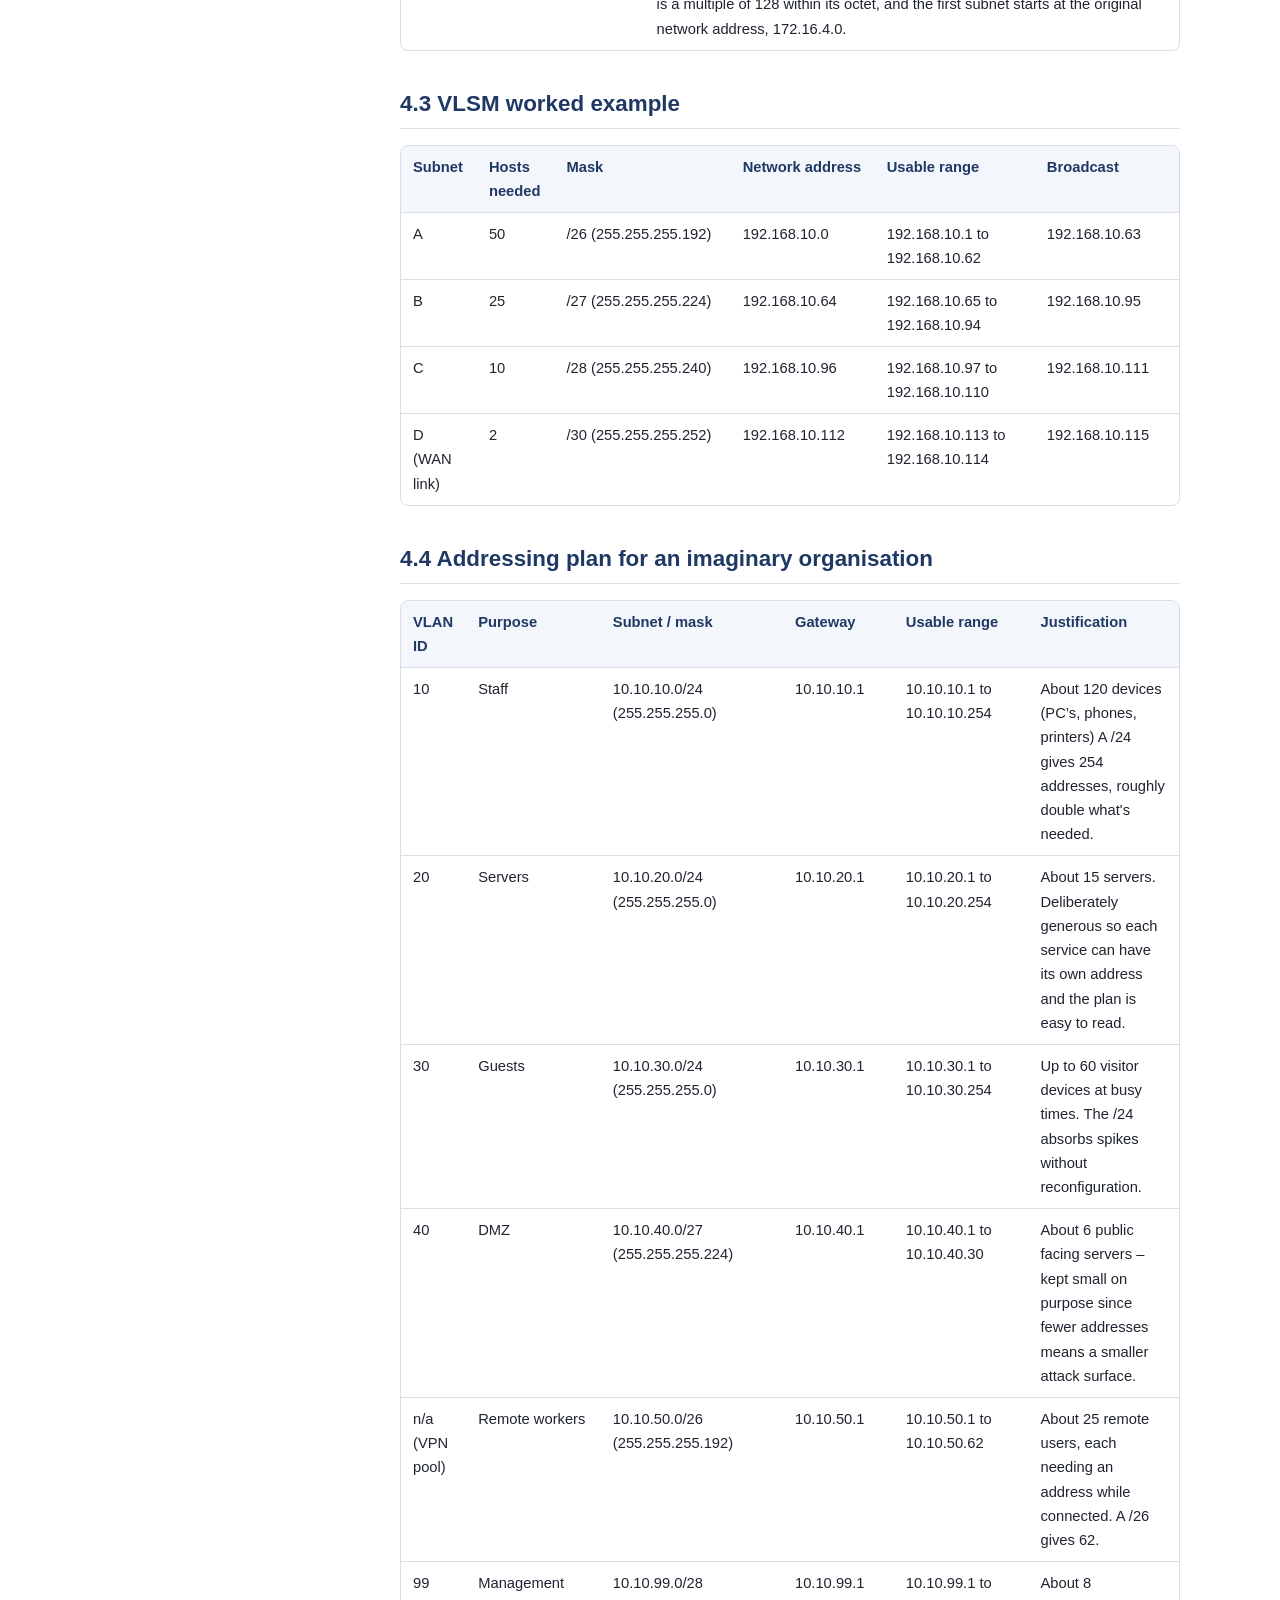
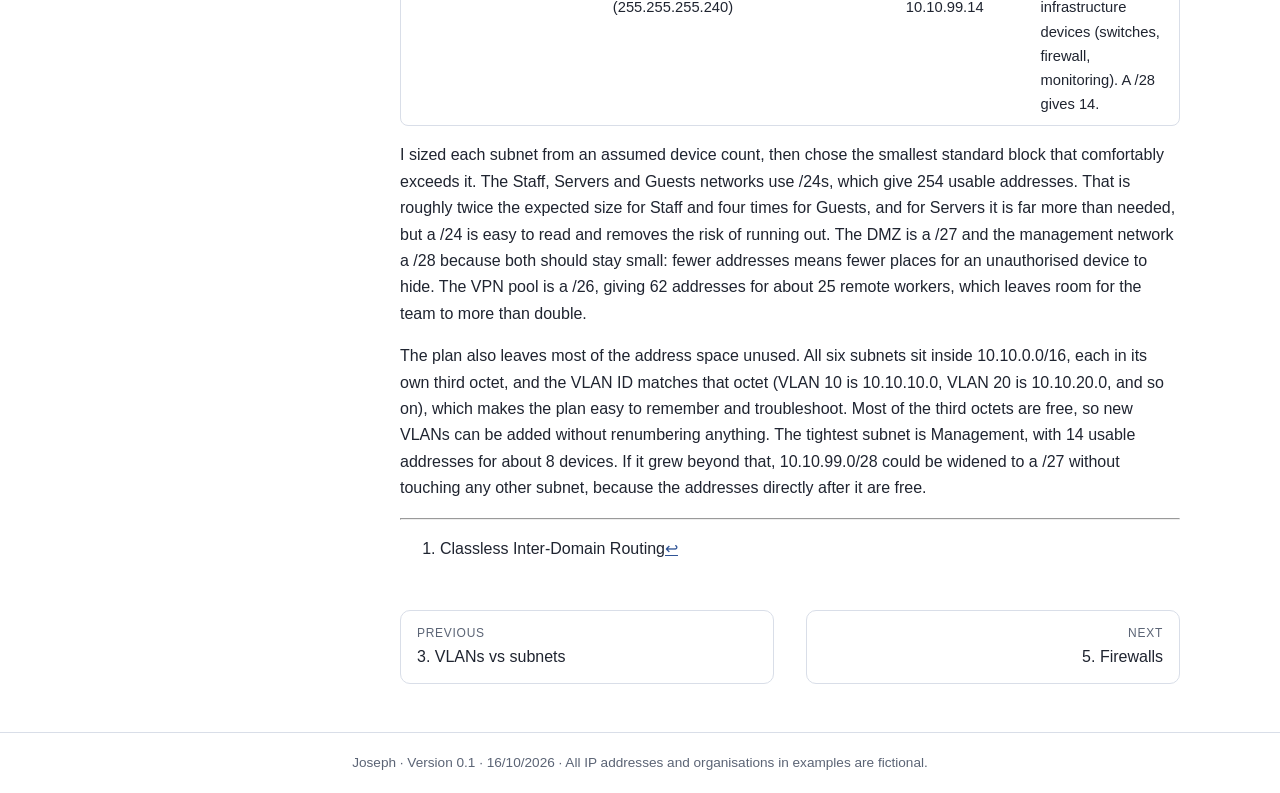
<file: 04-subnetting.html>
<!DOCTYPE html>
<html lang="en-GB">
<head>
<meta charset="utf-8">
<meta name="viewport" content="width=device-width, initial-scale=1">
<title>4. Subnetting | Networking Fundamentals</title>
<meta name="description" content="Binary, CIDR, host counts, VLSM, worked problems and an addressing plan">
<link rel="stylesheet" href="style.css">
</head>
<body>
<header class="topbar">
  <a class="brand" href="index.html">Networking Fundamentals</a>
  <a class="gh" href="https://github.com/jsephfwleroo947-hub/networking-fundamentals">View on GitHub</a>
</header>
<details class="mobile-nav"><summary>Sections</summary><ul><li><a href="01-about-this-project.html">1. About this project</a></li><li><a href="02-lan-vs-wan.html">2. LAN vs WAN</a></li><li><a href="03-vlans-vs-subnets.html">3. VLANs vs subnets</a></li><li><a class="current" href="04-subnetting.html">4. Subnetting</a></li><li><a href="05-firewalls.html">5. Firewalls</a></li><li><a href="06-troubleshooting-case-studies.html">6. Troubleshooting case studies</a></li><li><a href="07-self-test.html">7. Self-test</a></li><li><a href="08-reflection.html">8. Reflection</a></li><li><a href="09-references.html">9. References</a></li></ul></details>
<div class="layout">
  <nav class="sidebar" aria-label="Sections">
    <p class="nav-title">Sections</p>
    <ul><li><a href="01-about-this-project.html">1. About this project</a></li><li><a href="02-lan-vs-wan.html">2. LAN vs WAN</a></li><li><a href="03-vlans-vs-subnets.html">3. VLANs vs subnets</a></li><li><a class="current" href="04-subnetting.html">4. Subnetting</a></li><li><a href="05-firewalls.html">5. Firewalls</a></li><li><a href="06-troubleshooting-case-studies.html">6. Troubleshooting case studies</a></li><li><a href="07-self-test.html">7. Self-test</a></li><li><a href="08-reflection.html">8. Reflection</a></li><li><a href="09-references.html">9. References</a></li></ul>
  </nav>
  <main class="content">
<h1 id="subnetting">4. Subnetting</h1>
<h2 id="theory-notes">4.1 Theory notes</h2>
<h3 id="binary-and-dotted-decimal-how-a-mask-splits-network-bits-from-host-bits">1. Binary and dotted decimal; how a mask splits network bits from host bits</h3>
<p>An IPv4 address is really a 32-bit binary number. For readability it's written as four 8-bit groups (octets) in decimal, each from 0 to 255. Each bit in an octet has a place value of 128, 64, 32, 16, 8, 4, 2, 1 from left to right. A subnet mask is also 32 bits: a run of 1s followed by a run of 0s. The 1s mark the network portion of the address and the 0s mark the host portion. Applying the mask to an address (a bitwise AND) gives the network address.</p>
<p><em>Example:</em> 192.168.10.70 with mask 255.255.255.192.</p>
<div class="table-wrap"><table>
<colgroup>
<col style="width: 16%" />
<col style="width: 59%" />
<col style="width: 24%" />
</colgroup>
<thead>
<tr class="header">
<th></th>
<th>Binary</th>
<th>Decimal</th>
</tr>
</thead>
<tbody>
<tr class="odd">
<td>Address</td>
<td>11000000.10101000.00001010.01000110</td>
<td>192.168.10.70</td>
</tr>
<tr class="even">
<td>Mask</td>
<td>11111111.11111111.11111111.11000000</td>
<td>255.255.255.192</td>
</tr>
<tr class="odd">
<td>AND result</td>
<td>11000000.10101000.00001010.01000000</td>
<td>192.168.10.64</td>
</tr>
</tbody>
</table></div>
<p>The mask has 26 ones, so there are 26 network bits and 6 host bits, and the host is on the network 192.168.10.64.</p>
<h3 id="cidr-notation-block-sizes-and-the-magic-number-method">2. CIDR notation, block sizes and the "magic number" method</h3>
<p>CIDR notation<a href="#fn1" class="footnote-ref" id="fnref1" role="doc-noteref"><sup>1</sup></a> writes the mask as a slash and the number of 1 bits, so 255.255.255.192 becomes /26. The "magic number" method is a shortcut for finding subnet boundaries without writing out binary. Find the "interesting" octet (the one where the mask isn't 255 or 0), then subtract its mask value from 256. The result is the block size and subnets start at multiples of it.</p>
<p><em>Example:</em> for /26 the interesting octet is the fourth, with mask value 192. The block size is 256 - 192 = 64, so the subnets start at .0, .64, .128 and .192. The address .70 falls between .64 and .128, so it's in the .64 subnet, which matches the binary result above.</p>
<div class="table-wrap"><table>
<colgroup>
<col style="width: 12%" />
<col style="width: 36%" />
<col style="width: 22%" />
<col style="width: 28%" />
</colgroup>
<thead>
<tr class="header">
<th>CIDR</th>
<th>Mask</th>
<th>Block size</th>
<th>Usable hosts</th>
</tr>
</thead>
<tbody>
<tr class="odd">
<td>/24</td>
<td>255.255.255.0</td>
<td>256</td>
<td>254</td>
</tr>
<tr class="even">
<td>/25</td>
<td>255.255.255.128</td>
<td>128</td>
<td>126</td>
</tr>
<tr class="odd">
<td>/26</td>
<td>255.255.255.192</td>
<td>64</td>
<td>62</td>
</tr>
<tr class="even">
<td>/27</td>
<td>255.255.255.224</td>
<td>32</td>
<td>30</td>
</tr>
<tr class="odd">
<td>/28</td>
<td>255.255.255.240</td>
<td>16</td>
<td>14</td>
</tr>
<tr class="even">
<td>/29</td>
<td>255.255.255.248</td>
<td>8</td>
<td>6</td>
</tr>
<tr class="odd">
<td>/30</td>
<td>255.255.255.252</td>
<td>4</td>
<td>2</td>
</tr>
</tbody>
</table></div>
<h3 id="network-address-broadcast-address-usable-host-range">3. Network address, broadcast address, usable host range</h3>
<p>Every subnet has two special addresses. The network address has all host bits set to 0 and identifies the subnet itself. The broadcast address has all host bits set to 1 and reaches every device in the subnet. Everything between the two is the usable host range, meaning the addresses you can assign to devices.</p>
<p><em>Example:</em> 192.168.10.64/26. The network address is 192.168.10.64 (host bits 000000). The broadcast address is 192.168.10.127 (host bits 111111), which you can also find as 64 + 64 - 1. The usable range is 192.168.10.65 to 192.168.10.126.</p>
<h3 id="hosts-per-subnet-2h---2-and-why-the-2-is-subtracted">4. Hosts per subnet = 2^h - 2 (and why the 2 is subtracted)</h3>
<p>With h host bits there are 2^h possible combinations, but two of them are reserved: all zeros (the network address) and all ones (the broadcast address). Neither can be given to a device, so usable hosts = 2^h - 2. To size a subnet, find the smallest h where 2^h - 2 is at least the number of hosts you need.</p>
<p><em>Example:</em> the /26 has h = 6, so 2^6 - 2 = 62 usable hosts. If you need 50 hosts, h = 5 gives only 30, which is too few, while h = 6 gives 62, so you choose /26. A /30 has h = 2, giving 2 usable hosts, which is why it's the standard size for a point-to-point WAN link like the ones in Figure 1 (203.0.113.0/30 has usable addresses .1 and .2).</p>
<p>One exception worth a sentence: a /31 (RFC 3021) is allowed on point-to-point links and uses both addresses, and a /32 identifies a single host.</p>
<h3 id="fixed-length-vs-variable-length-vlsm-subnetting">5. Fixed-length vs variable-length (VLSM) subnetting</h3>
<p>With fixed-length subnetting, every subnet uses the same mask, so every subnet is the size needed by the largest group and the rest waste addresses. With VLSM, each subnet gets the mask that fits its own needs, so the address space is used efficiently. The usual method is to allocate the largest requirement first, then the next, placing each one on the next free block boundary so nothing overlaps.</p>
<p><em>Example:</em> split 192.168.10.0/24 for groups of 50, 25 and 10 hosts.</p>
<div class="table-wrap"><table>
<colgroup>
<col style="width: 9%" />
<col style="width: 20%" />
<col style="width: 17%" />
<col style="width: 8%" />
<col style="width: 25%" />
<col style="width: 19%" />
</colgroup>
<thead>
<tr class="header">
<th>Group</th>
<th>Hosts needed</th>
<th>Host bits</th>
<th>Mask</th>
<th>Subnet</th>
<th>Usable range</th>
</tr>
</thead>
<tbody>
<tr class="odd">
<td>A</td>
<td>50</td>
<td>6 (62 hosts)</td>
<td>/26</td>
<td>192.168.10.0/26</td>
<td>.1 to .62</td>
</tr>
<tr class="even">
<td>B</td>
<td>25</td>
<td>5 (30 hosts)</td>
<td>/27</td>
<td>192.168.10.64/27</td>
<td>.65 to .94</td>
</tr>
<tr class="odd">
<td>C</td>
<td>10</td>
<td>4 (14 hosts)</td>
<td>/28</td>
<td>192.168.10.96/28</td>
<td>.97 to .110</td>
</tr>
</tbody>
</table></div>
<p>Fixed-length would need three /26 blocks (192 addresses), whereas VLSM uses 64 + 32 + 16 = 112, leaving 192.168.10.112 onwards free for growth.</p>
<h2 id="worked-problem-template">4.2 Worked problem template</h2>
<div class="table-wrap"><table>
<colgroup>
<col style="width: 31%" />
<col style="width: 68%" />
</colgroup>
<thead>
<tr class="header">
<th><strong>Step</strong></th>
<th><strong>Working</strong></th>
</tr>
</thead>
<tbody>
<tr class="odd">
<td>Problem</td>
<td>The block 172.16.4.0/23 must be split into 4 equal subnets, each able to hold at least 100 hosts.</td>
</tr>
<tr class="even">
<td>Host bits needed</td>
<td>Usable hosts = 2^h - 2. h = 6 gives 62, which is too few. h = 7 gives 126, which is enough. So each subnet needs 7 host bits.</td>
</tr>
<tr class="odd">
<td>Resulting mask</td>
<td>Network bits = 32 - 7 = 25, so the mask is /25 (255.255.255.128). The block starts at /23, so 2 extra bits are borrowed (25 - 23), which gives 2^2 = 4 subnets, as required.</td>
</tr>
<tr class="even">
<td>Binary working</td>
<td>The /23 mask is 11111111.11111111.11111110.00000000, so the third octet of 172.16.4.0 is 00000100, with its last bit belonging to the host part. The two borrowed bits are that last bit of the third octet and the top bit of the fourth octet. Their four values give the four subnets: <strong>00</strong> gives third octet 00000100 (4) and fourth octet 00000000 (0), so 172.16.4.0. <strong>01</strong> gives third octet 4 and fourth octet 10000000 (128), so 172.16.4.128. <strong>10</strong> gives third octet 00000101 (5) and fourth octet 0, so 172.16.5.0. <strong>11</strong> gives third octet 5 and fourth octet 128, so 172.16.5.128. The block size is 256 - 128 = 128 in the fourth octet.</td>
</tr>
<tr class="odd">
<td>Answer</td>
<td><strong>1:</strong> 172.16.4.0/25, usable 172.16.4.1 to 172.16.4.126, broadcast 172.16.4.127. <strong>2:</strong> 172.16.4.128/25, usable 172.16.4.129 to 172.16.4.254, broadcast 172.16.4.255. <strong>3:</strong> 172.16.5.0/25, usable 172.16.5.1 to 172.16.5.126, broadcast 172.16.5.127. <strong>4:</strong> 172.16.5.128/25, usable 172.16.5.129 to 172.16.5.254, broadcast 172.16.5.255.</td>
</tr>
<tr class="even">
<td>Check (does it fit? any overlap?)</td>
<td>Each subnet holds 126 usable hosts, which is at least 100. The four ranges run end to end with no overlap and no gaps. 4 x 128 = 512, which equals the size of the original /23, so the block is used completely. Each network address is a multiple of 128 within its octet, and the first subnet starts at the original network address, 172.16.4.0.</td>
</tr>
</tbody>
</table></div>
<h2 id="vlsm-worked-example">4.3 VLSM worked example</h2>
<div class="table-wrap"><table>
<colgroup>
<col style="width: 9%" />
<col style="width: 9%" />
<col style="width: 22%" />
<col style="width: 18%" />
<col style="width: 20%" />
<col style="width: 18%" />
</colgroup>
<thead>
<tr class="header">
<th><strong>Subnet</strong></th>
<th><strong>Hosts needed</strong></th>
<th><strong>Mask</strong></th>
<th><strong>Network address</strong></th>
<th><strong>Usable range</strong></th>
<th><strong>Broadcast</strong></th>
</tr>
</thead>
<tbody>
<tr class="odd">
<td>A</td>
<td>50</td>
<td>/26 (255.255.255.192)</td>
<td>192.168.10.0</td>
<td>192.168.10.1 to 192.168.10.62</td>
<td>192.168.10.63</td>
</tr>
<tr class="even">
<td>B</td>
<td>25</td>
<td>/27 (255.255.255.224)</td>
<td>192.168.10.64</td>
<td>192.168.10.65 to 192.168.10.94</td>
<td>192.168.10.95</td>
</tr>
<tr class="odd">
<td>C</td>
<td>10</td>
<td>/28 (255.255.255.240)</td>
<td>192.168.10.96</td>
<td>192.168.10.97 to 192.168.10.110</td>
<td>192.168.10.111</td>
</tr>
<tr class="even">
<td>D (WAN link)</td>
<td>2</td>
<td>/30 (255.255.255.252)</td>
<td>192.168.10.112</td>
<td>192.168.10.113 to 192.168.10.114</td>
<td>192.168.10.115</td>
</tr>
</tbody>
</table></div>
<h2 id="addressing-plan-for-an-imaginary-organisation">4.4 Addressing plan for an imaginary organisation</h2>
<div class="table-wrap"><table style="width:100%;">
<colgroup>
<col style="width: 8%" />
<col style="width: 17%" />
<col style="width: 23%" />
<col style="width: 14%" />
<col style="width: 17%" />
<col style="width: 19%" />
</colgroup>
<thead>
<tr class="header">
<th><strong>VLAN ID</strong></th>
<th><strong>Purpose</strong></th>
<th><strong>Subnet / mask</strong></th>
<th><strong>Gateway</strong></th>
<th><strong>Usable range</strong></th>
<th><strong>Justification</strong></th>
</tr>
</thead>
<tbody>
<tr class="odd">
<td>10</td>
<td>Staff</td>
<td>10.10.10.0/24 (255.255.255.0)</td>
<td>10.10.10.1</td>
<td>10.10.10.1 to 10.10.10.254</td>
<td>About 120 devices (PC’s, phones, printers) A /24 gives 254 addresses, roughly double what's needed.</td>
</tr>
<tr class="even">
<td>20</td>
<td>Servers</td>
<td>10.10.20.0/24 (255.255.255.0)</td>
<td>10.10.20.1</td>
<td>10.10.20.1 to 10.10.20.254</td>
<td>About 15 servers. Deliberately generous so each service can have its own address and the plan is easy to read.</td>
</tr>
<tr class="odd">
<td>30</td>
<td>Guests</td>
<td>10.10.30.0/24 (255.255.255.0)</td>
<td>10.10.30.1</td>
<td>10.10.30.1 to 10.10.30.254</td>
<td>Up to 60 visitor devices at busy times. The /24 absorbs spikes without reconfiguration.</td>
</tr>
<tr class="even">
<td>40</td>
<td>DMZ</td>
<td>10.10.40.0/27 (255.255.255.224)</td>
<td>10.10.40.1</td>
<td>10.10.40.1 to 10.10.40.30</td>
<td>About 6 public facing servers – kept small on purpose since fewer addresses means a smaller attack surface.</td>
</tr>
<tr class="odd">
<td>n/a (VPN pool)</td>
<td>Remote workers</td>
<td>10.10.50.0/26 (255.255.255.192)</td>
<td>10.10.50.1</td>
<td>10.10.50.1 to 10.10.50.62</td>
<td>About 25 remote users, each needing an address while connected. A /26 gives 62.</td>
</tr>
<tr class="even">
<td>99</td>
<td>Management</td>
<td>10.10.99.0/28 (255.255.255.240)</td>
<td>10.10.99.1</td>
<td>10.10.99.1 to 10.10.99.14</td>
<td>About 8 infrastructure devices (switches, firewall, monitoring). A /28 gives 14.</td>
</tr>
</tbody>
</table></div>
<p>I sized each subnet from an assumed device count, then chose the smallest standard block that comfortably exceeds it. The Staff, Servers and Guests networks use /24s, which give 254 usable addresses. That is roughly twice the expected size for Staff and four times for Guests, and for Servers it is far more than needed, but a /24 is easy to read and removes the risk of running out. The DMZ is a /27 and the management network a /28 because both should stay small: fewer addresses means fewer places for an unauthorised device to hide. The VPN pool is a /26, giving 62 addresses for about 25 remote workers, which leaves room for the team to more than double.</p>
<p>The plan also leaves most of the address space unused. All six subnets sit inside 10.10.0.0/16, each in its own third octet, and the VLAN ID matches that octet (VLAN 10 is 10.10.10.0, VLAN 20 is 10.10.20.0, and so on), which makes the plan easy to remember and troubleshoot. Most of the third octets are free, so new VLANs can be added without renumbering anything. The tightest subnet is Management, with 14 usable addresses for about 8 devices. If it grew beyond that, 10.10.99.0/28 could be widened to a /27 without touching any other subnet, because the addresses directly after it are free.</p>
<aside id="footnotes" class="footnotes footnotes-end-of-document" role="doc-endnotes">
<hr />
<ol>
<li id="fn1"><p>Classless Inter-Domain Routing<a href="#fnref1" class="footnote-back" role="doc-backlink">↩︎</a></p></li>
</ol>
</aside>

    <div class="pager"><a class="prev" href="03-vlans-vs-subnets.html"><span>Previous</span>3. VLANs vs subnets</a><a class="next" href="05-firewalls.html"><span>Next</span>5. Firewalls</a></div>
  </main>
</div>
<footer class="footer">Joseph &middot; Version 0.1 &middot; 16/10/2026 &middot; All IP addresses and organisations in examples are fictional.</footer>
</body>
</html>
</file>
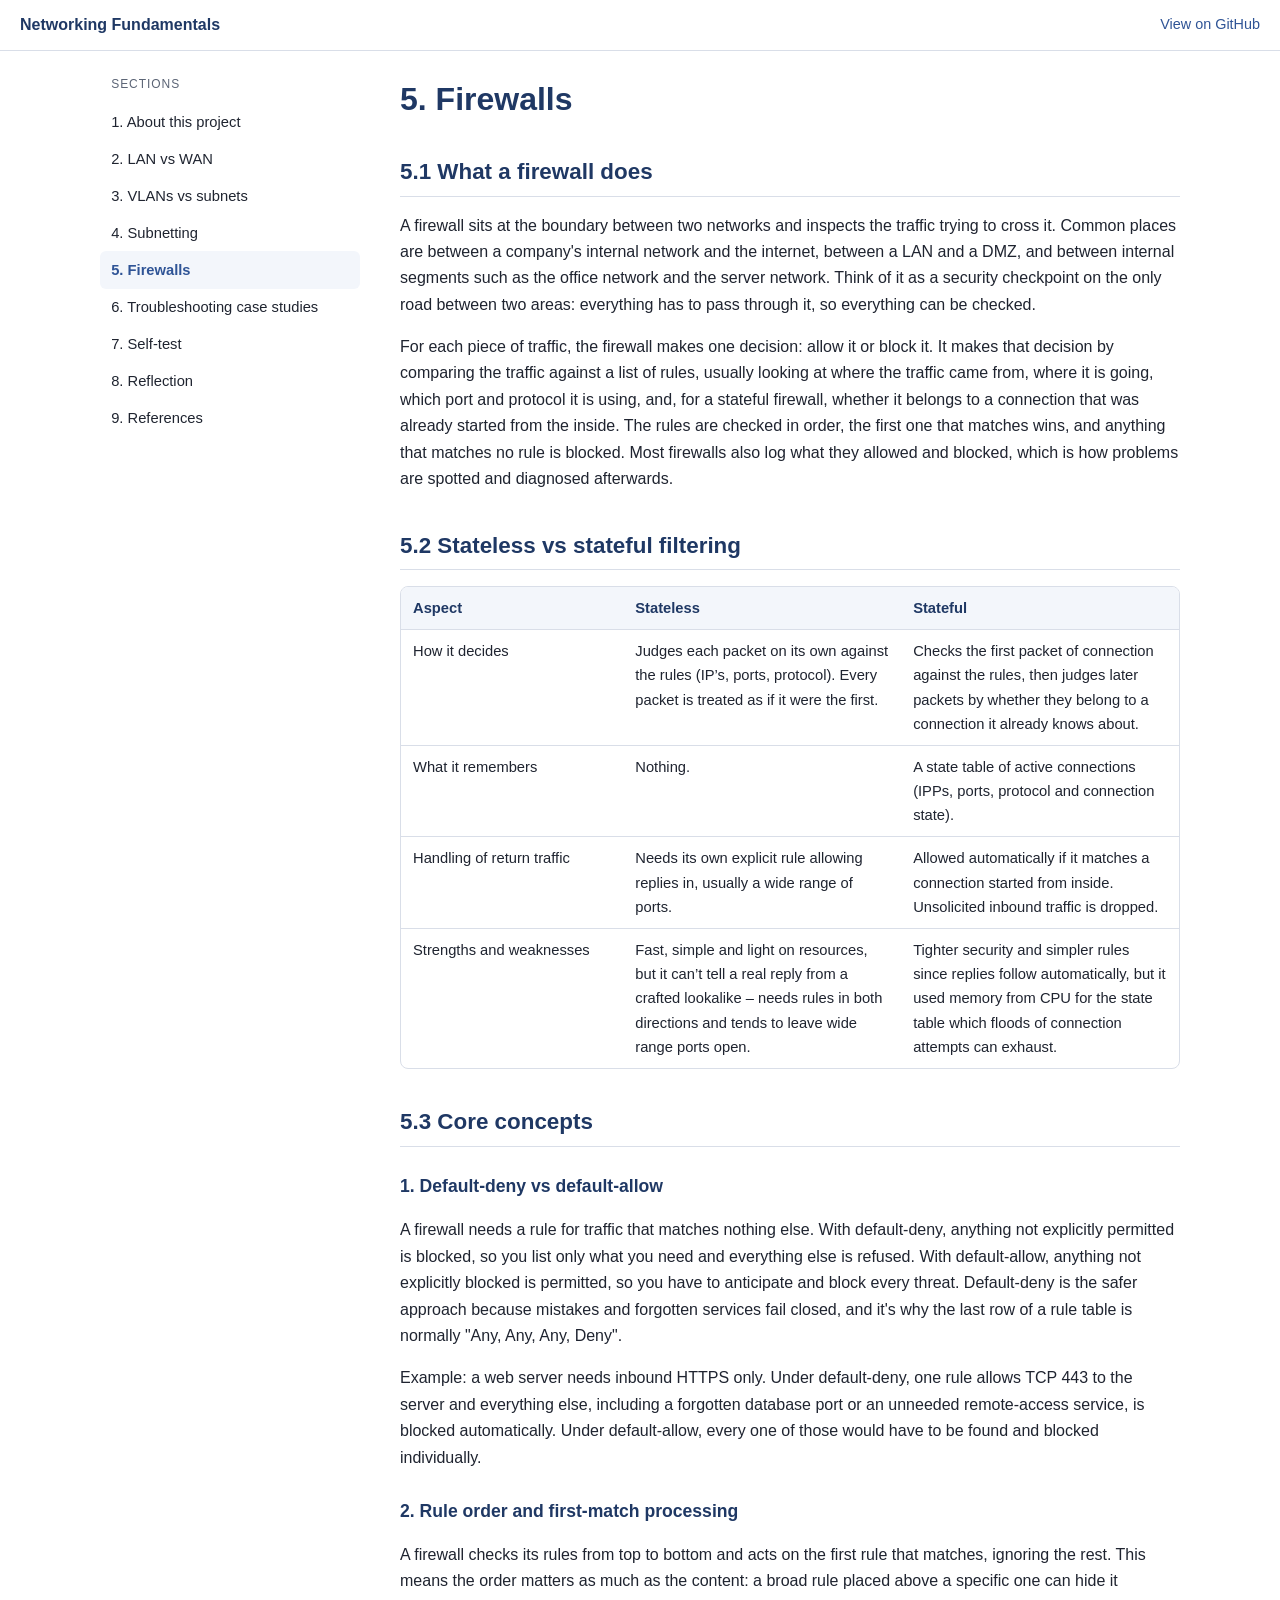
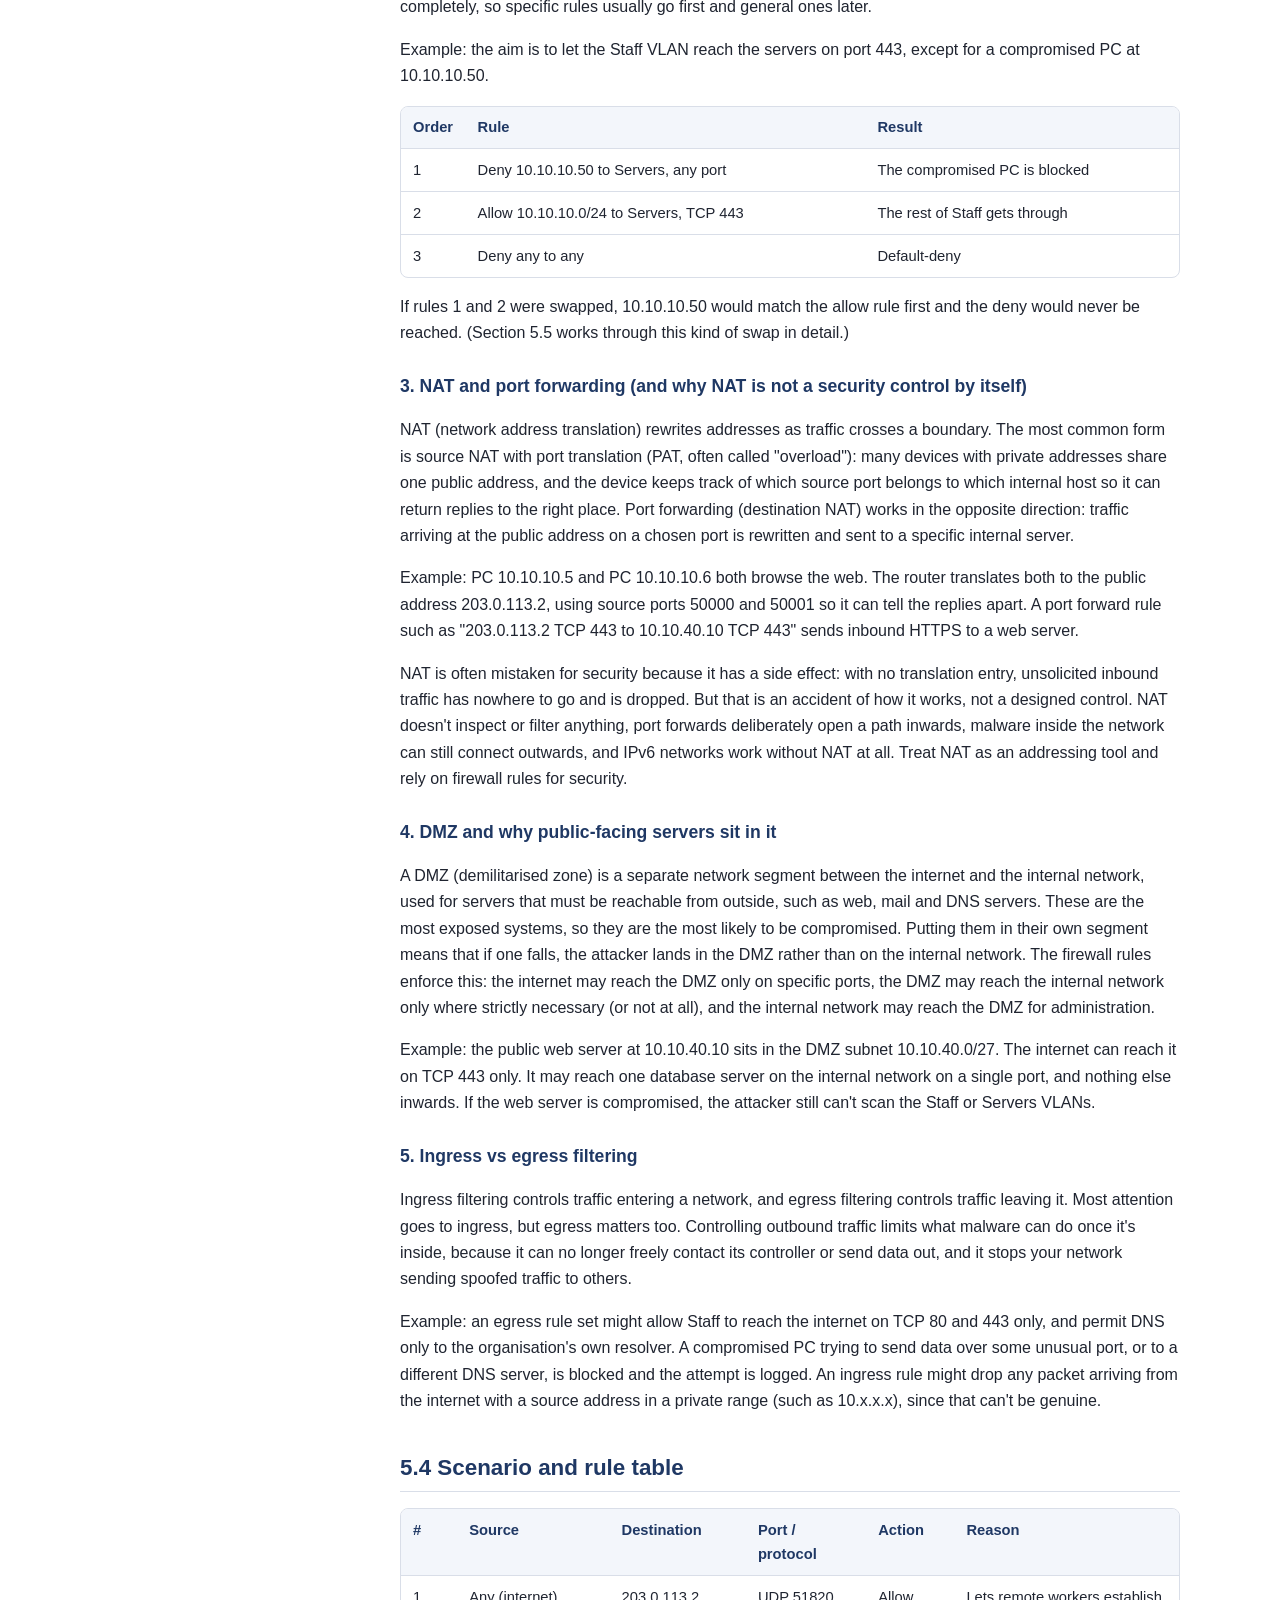
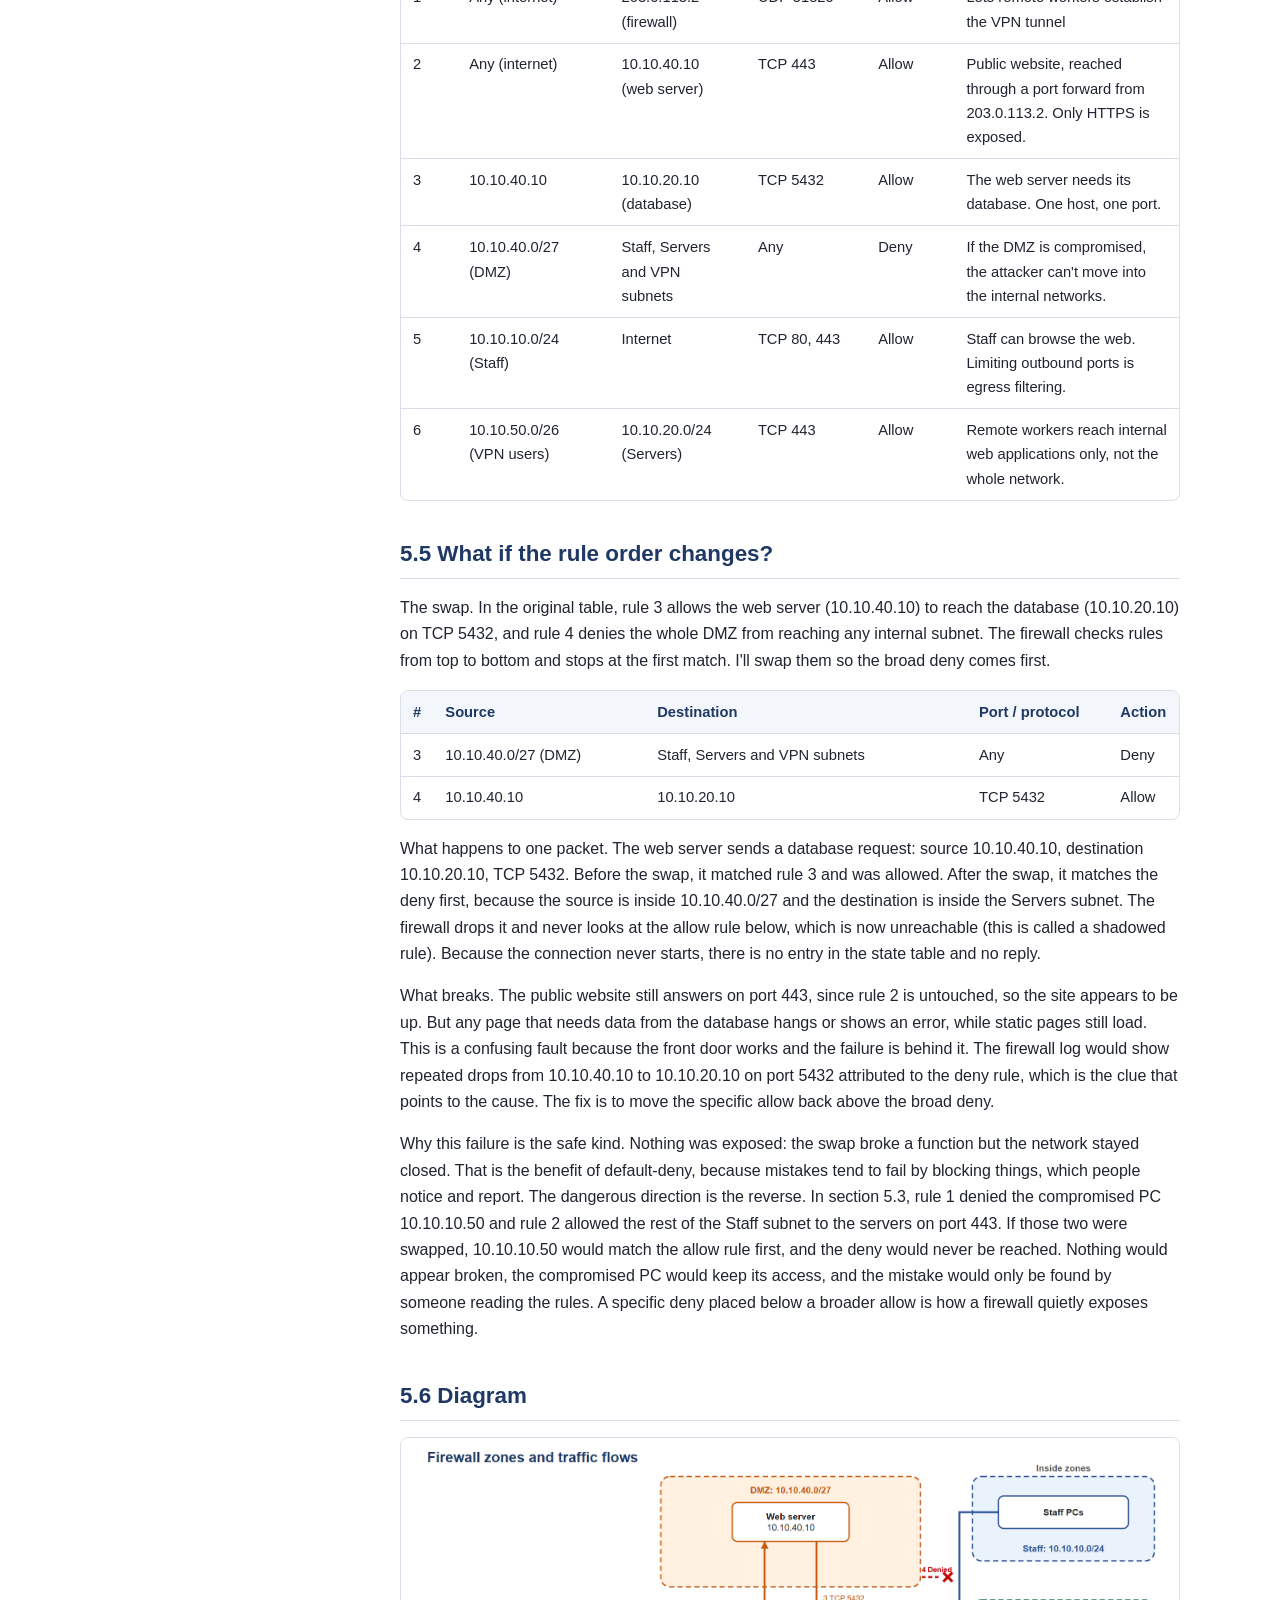
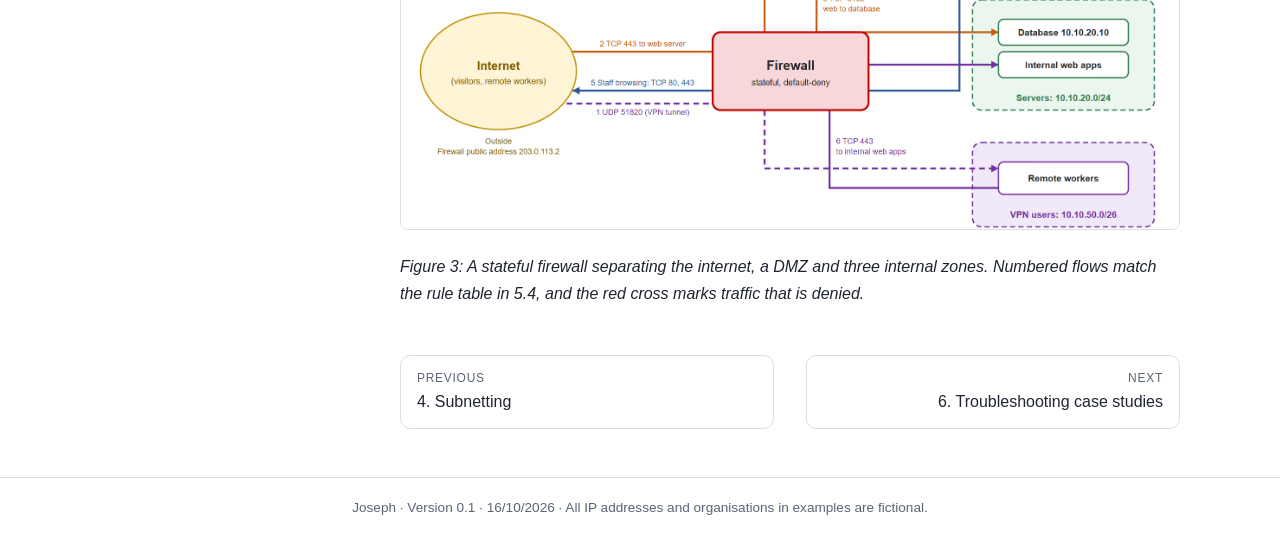
<file: 05-firewalls.html>
<!DOCTYPE html>
<html lang="en-GB">
<head>
<meta charset="utf-8">
<meta name="viewport" content="width=device-width, initial-scale=1">
<title>5. Firewalls | Networking Fundamentals</title>
<meta name="description" content="Stateless vs stateful, core concepts, a rule table and rule-order effects">
<link rel="stylesheet" href="style.css">
</head>
<body>
<header class="topbar">
  <a class="brand" href="index.html">Networking Fundamentals</a>
  <a class="gh" href="https://github.com/jsephfwleroo947-hub/networking-fundamentals">View on GitHub</a>
</header>
<details class="mobile-nav"><summary>Sections</summary><ul><li><a href="01-about-this-project.html">1. About this project</a></li><li><a href="02-lan-vs-wan.html">2. LAN vs WAN</a></li><li><a href="03-vlans-vs-subnets.html">3. VLANs vs subnets</a></li><li><a href="04-subnetting.html">4. Subnetting</a></li><li><a class="current" href="05-firewalls.html">5. Firewalls</a></li><li><a href="06-troubleshooting-case-studies.html">6. Troubleshooting case studies</a></li><li><a href="07-self-test.html">7. Self-test</a></li><li><a href="08-reflection.html">8. Reflection</a></li><li><a href="09-references.html">9. References</a></li></ul></details>
<div class="layout">
  <nav class="sidebar" aria-label="Sections">
    <p class="nav-title">Sections</p>
    <ul><li><a href="01-about-this-project.html">1. About this project</a></li><li><a href="02-lan-vs-wan.html">2. LAN vs WAN</a></li><li><a href="03-vlans-vs-subnets.html">3. VLANs vs subnets</a></li><li><a href="04-subnetting.html">4. Subnetting</a></li><li><a class="current" href="05-firewalls.html">5. Firewalls</a></li><li><a href="06-troubleshooting-case-studies.html">6. Troubleshooting case studies</a></li><li><a href="07-self-test.html">7. Self-test</a></li><li><a href="08-reflection.html">8. Reflection</a></li><li><a href="09-references.html">9. References</a></li></ul>
  </nav>
  <main class="content">
<h1 id="firewalls">5. Firewalls</h1>
<h2 id="what-a-firewall-does">5.1 What a firewall does</h2>
<p>A firewall sits at the boundary between two networks and inspects the traffic trying to cross it. Common places are between a company's internal network and the internet, between a LAN and a DMZ, and between internal segments such as the office network and the server network. Think of it as a security checkpoint on the only road between two areas: everything has to pass through it, so everything can be checked.</p>
<p>For each piece of traffic, the firewall makes one decision: allow it or block it. It makes that decision by comparing the traffic against a list of rules, usually looking at where the traffic came from, where it is going, which port and protocol it is using, and, for a stateful firewall, whether it belongs to a connection that was already started from the inside. The rules are checked in order, the first one that matches wins, and anything that matches no rule is blocked. Most firewalls also log what they allowed and blocked, which is how problems are spotted and diagnosed afterwards.</p>
<h2 id="stateless-vs-stateful-filtering">5.2 Stateless vs stateful filtering</h2>
<div class="table-wrap"><table>
<colgroup>
<col style="width: 28%" />
<col style="width: 35%" />
<col style="width: 35%" />
</colgroup>
<thead>
<tr class="header">
<th><strong>Aspect</strong></th>
<th><strong>Stateless</strong></th>
<th><strong>Stateful</strong></th>
</tr>
</thead>
<tbody>
<tr class="odd">
<td>How it decides</td>
<td>Judges each packet on its own against the rules (IP’s, ports, protocol). Every packet is treated as if it were the first.</td>
<td>Checks the first packet of connection against the rules, then judges later packets by whether they belong to a connection it already knows about.</td>
</tr>
<tr class="even">
<td>What it remembers</td>
<td>Nothing.</td>
<td>A state table of active connections (IPPs, ports, protocol and connection state).</td>
</tr>
<tr class="odd">
<td>Handling of return traffic</td>
<td>Needs its own explicit rule allowing replies in, usually a wide range of ports.</td>
<td>Allowed automatically if it matches a connection started from inside. Unsolicited inbound traffic is dropped.</td>
</tr>
<tr class="even">
<td>Strengths and weaknesses</td>
<td>Fast, simple and light on resources, but it can’t tell a real reply from a crafted lookalike – needs rules in both directions and tends to leave wide range ports open.</td>
<td>Tighter security and simpler rules since replies follow automatically, but it used memory from CPU for the state table which floods of connection attempts can exhaust.</td>
</tr>
</tbody>
</table></div>
<h2 id="core-concepts">5.3 Core concepts</h2>
<h3 id="default-deny-vs-default-allow">1. Default-deny vs default-allow</h3>
<p>A firewall needs a rule for traffic that matches nothing else. With default-deny, anything not explicitly permitted is blocked, so you list only what you need and everything else is refused. With default-allow, anything not explicitly blocked is permitted, so you have to anticipate and block every threat. Default-deny is the safer approach because mistakes and forgotten services fail closed, and it's why the last row of a rule table is normally "Any, Any, Any, Deny".</p>
<p>Example: a web server needs inbound HTTPS only. Under default-deny, one rule allows TCP 443 to the server and everything else, including a forgotten database port or an unneeded remote-access service, is blocked automatically. Under default-allow, every one of those would have to be found and blocked individually.</p>
<h3 id="rule-order-and-first-match-processing">2. Rule order and first-match processing</h3>
<p>A firewall checks its rules from top to bottom and acts on the first rule that matches, ignoring the rest. This means the order matters as much as the content: a broad rule placed above a specific one can hide it completely, so specific rules usually go first and general ones later.</p>
<p>Example: the aim is to let the Staff VLAN reach the servers on port 443, except for a compromised PC at 10.10.10.50.</p>
<div class="table-wrap"><table>
<colgroup>
<col style="width: 8%" />
<col style="width: 51%" />
<col style="width: 40%" />
</colgroup>
<thead>
<tr class="header">
<th>Order</th>
<th>Rule</th>
<th>Result</th>
</tr>
</thead>
<tbody>
<tr class="odd">
<td>1</td>
<td>Deny 10.10.10.50 to Servers, any port</td>
<td>The compromised PC is blocked</td>
</tr>
<tr class="even">
<td>2</td>
<td>Allow 10.10.10.0/24 to Servers, TCP 443</td>
<td>The rest of Staff gets through</td>
</tr>
<tr class="odd">
<td>3</td>
<td>Deny any to any</td>
<td>Default-deny</td>
</tr>
</tbody>
</table></div>
<p>If rules 1 and 2 were swapped, 10.10.10.50 would match the allow rule first and the deny would never be reached. (Section 5.5 works through this kind of swap in detail.)</p>
<h3 id="nat-and-port-forwarding-and-why-nat-is-not-a-security-control-by-itself">3. NAT and port forwarding (and why NAT is not a security control by itself)</h3>
<p>NAT (network address translation) rewrites addresses as traffic crosses a boundary. The most common form is source NAT with port translation (PAT, often called "overload"): many devices with private addresses share one public address, and the device keeps track of which source port belongs to which internal host so it can return replies to the right place. Port forwarding (destination NAT) works in the opposite direction: traffic arriving at the public address on a chosen port is rewritten and sent to a specific internal server.</p>
<p>Example: PC 10.10.10.5 and PC 10.10.10.6 both browse the web. The router translates both to the public address 203.0.113.2, using source ports 50000 and 50001 so it can tell the replies apart. A port forward rule such as "203.0.113.2 TCP 443 to 10.10.40.10 TCP 443" sends inbound HTTPS to a web server.</p>
<p>NAT is often mistaken for security because it has a side effect: with no translation entry, unsolicited inbound traffic has nowhere to go and is dropped. But that is an accident of how it works, not a designed control. NAT doesn't inspect or filter anything, port forwards deliberately open a path inwards, malware inside the network can still connect outwards, and IPv6 networks work without NAT at all. Treat NAT as an addressing tool and rely on firewall rules for security.</p>
<h3 id="dmz-and-why-public-facing-servers-sit-in-it">4. DMZ and why public-facing servers sit in it</h3>
<p>A DMZ (demilitarised zone) is a separate network segment between the internet and the internal network, used for servers that must be reachable from outside, such as web, mail and DNS servers. These are the most exposed systems, so they are the most likely to be compromised. Putting them in their own segment means that if one falls, the attacker lands in the DMZ rather than on the internal network. The firewall rules enforce this: the internet may reach the DMZ only on specific ports, the DMZ may reach the internal network only where strictly necessary (or not at all), and the internal network may reach the DMZ for administration.</p>
<p>Example: the public web server at 10.10.40.10 sits in the DMZ subnet 10.10.40.0/27. The internet can reach it on TCP 443 only. It may reach one database server on the internal network on a single port, and nothing else inwards. If the web server is compromised, the attacker still can't scan the Staff or Servers VLANs.</p>
<h3 id="ingress-vs-egress-filtering">5. Ingress vs egress filtering</h3>
<p>Ingress filtering controls traffic entering a network, and egress filtering controls traffic leaving it. Most attention goes to ingress, but egress matters too. Controlling outbound traffic limits what malware can do once it's inside, because it can no longer freely contact its controller or send data out, and it stops your network sending spoofed traffic to others.</p>
<p>Example: an egress rule set might allow Staff to reach the internet on TCP 80 and 443 only, and permit DNS only to the organisation's own resolver. A compromised PC trying to send data over some unusual port, or to a different DNS server, is blocked and the attempt is logged. An ingress rule might drop any packet arriving from the internet with a source address in a private range (such as 10.x.x.x), since that can't be genuine.</p>
<h2 id="scenario-and-rule-table">5.4 Scenario and rule table</h2>
<div class="table-wrap"><table>
<colgroup>
<col style="width: 7%" />
<col style="width: 19%" />
<col style="width: 17%" />
<col style="width: 15%" />
<col style="width: 11%" />
<col style="width: 28%" />
</colgroup>
<thead>
<tr class="header">
<th><strong>#</strong></th>
<th><strong>Source</strong></th>
<th><strong>Destination</strong></th>
<th><strong>Port / protocol</strong></th>
<th><strong>Action</strong></th>
<th><strong>Reason</strong></th>
</tr>
</thead>
<tbody>
<tr class="odd">
<td>1</td>
<td>Any (internet)</td>
<td>203.0.113.2 (firewall)</td>
<td>UDP 51820</td>
<td>Allow</td>
<td>Lets remote workers establish the VPN tunnel</td>
</tr>
<tr class="even">
<td>2</td>
<td>Any (internet)</td>
<td>10.10.40.10 (web server)</td>
<td>TCP 443</td>
<td>Allow</td>
<td>Public website, reached through a port forward from 203.0.113.2. Only HTTPS is exposed.</td>
</tr>
<tr class="odd">
<td>3</td>
<td>10.10.40.10</td>
<td>10.10.20.10 (database)</td>
<td>TCP 5432</td>
<td>Allow</td>
<td>The web server needs its database. One host, one port.</td>
</tr>
<tr class="even">
<td>4</td>
<td>10.10.40.0/27 (DMZ)</td>
<td>Staff, Servers and VPN subnets</td>
<td>Any</td>
<td>Deny</td>
<td>If the DMZ is compromised, the attacker can't move into the internal networks.</td>
</tr>
<tr class="odd">
<td>5</td>
<td>10.10.10.0/24 (Staff)</td>
<td>Internet</td>
<td>TCP 80, 443</td>
<td>Allow</td>
<td>Staff can browse the web. Limiting outbound ports is egress filtering.</td>
</tr>
<tr class="even">
<td>6</td>
<td>10.10.50.0/26 (VPN users)</td>
<td>10.10.20.0/24 (Servers)</td>
<td>TCP 443</td>
<td>Allow</td>
<td>Remote workers reach internal web applications only, not the whole network.</td>
</tr>
</tbody>
</table></div>
<h2 id="what-if-the-rule-order-changes">5.5 What if the rule order changes?</h2>
<p>The swap. In the original table, rule 3 allows the web server (10.10.40.10) to reach the database (10.10.20.10) on TCP 5432, and rule 4 denies the whole DMZ from reaching any internal subnet. The firewall checks rules from top to bottom and stops at the first match. I'll swap them so the broad deny comes first.</p>
<div class="table-wrap"><table>
<colgroup>
<col style="width: 2%" />
<col style="width: 27%" />
<col style="width: 41%" />
<col style="width: 18%" />
<col style="width: 9%" />
</colgroup>
<thead>
<tr class="header">
<th>#</th>
<th>Source</th>
<th>Destination</th>
<th>Port / protocol</th>
<th>Action</th>
</tr>
</thead>
<tbody>
<tr class="odd">
<td>3</td>
<td>10.10.40.0/27 (DMZ)</td>
<td>Staff, Servers and VPN subnets</td>
<td>Any</td>
<td>Deny</td>
</tr>
<tr class="even">
<td>4</td>
<td>10.10.40.10</td>
<td>10.10.20.10</td>
<td>TCP 5432</td>
<td>Allow</td>
</tr>
</tbody>
</table></div>
<p>What happens to one packet. The web server sends a database request: source 10.10.40.10, destination 10.10.20.10, TCP 5432. Before the swap, it matched rule 3 and was allowed. After the swap, it matches the deny first, because the source is inside 10.10.40.0/27 and the destination is inside the Servers subnet. The firewall drops it and never looks at the allow rule below, which is now unreachable (this is called a shadowed rule). Because the connection never starts, there is no entry in the state table and no reply.</p>
<p>What breaks. The public website still answers on port 443, since rule 2 is untouched, so the site appears to be up. But any page that needs data from the database hangs or shows an error, while static pages still load. This is a confusing fault because the front door works and the failure is behind it. The firewall log would show repeated drops from 10.10.40.10 to 10.10.20.10 on port 5432 attributed to the deny rule, which is the clue that points to the cause. The fix is to move the specific allow back above the broad deny.</p>
<p>Why this failure is the safe kind. Nothing was exposed: the swap broke a function but the network stayed closed. That is the benefit of default-deny, because mistakes tend to fail by blocking things, which people notice and report. The dangerous direction is the reverse. In section 5.3, rule 1 denied the compromised PC 10.10.10.50 and rule 2 allowed the rest of the Staff subnet to the servers on port 443. If those two were swapped, 10.10.10.50 would match the allow rule first, and the deny would never be reached. Nothing would appear broken, the compromised PC would keep its access, and the mistake would only be found by someone reading the rules. A specific deny placed below a broader allow is how a firewall quietly exposes something.</p>
<h2 id="diagram-2">5.6 Diagram</h2>
<p><img src="figure-3-firewall-zones.png" alt="Figure 3: a stateful firewall between the internet, a DMZ and three internal zones, with numbered traffic flows" /></p>
<p><em>Figure 3: A stateful firewall separating the internet, a DMZ and three internal zones. Numbered flows match the rule table in 5.4, and the red cross marks traffic that is denied.</em></p>

    <div class="pager"><a class="prev" href="04-subnetting.html"><span>Previous</span>4. Subnetting</a><a class="next" href="06-troubleshooting-case-studies.html"><span>Next</span>6. Troubleshooting case studies</a></div>
  </main>
</div>
<footer class="footer">Joseph &middot; Version 0.1 &middot; 16/10/2026 &middot; All IP addresses and organisations in examples are fictional.</footer>
</body>
</html>
</file>
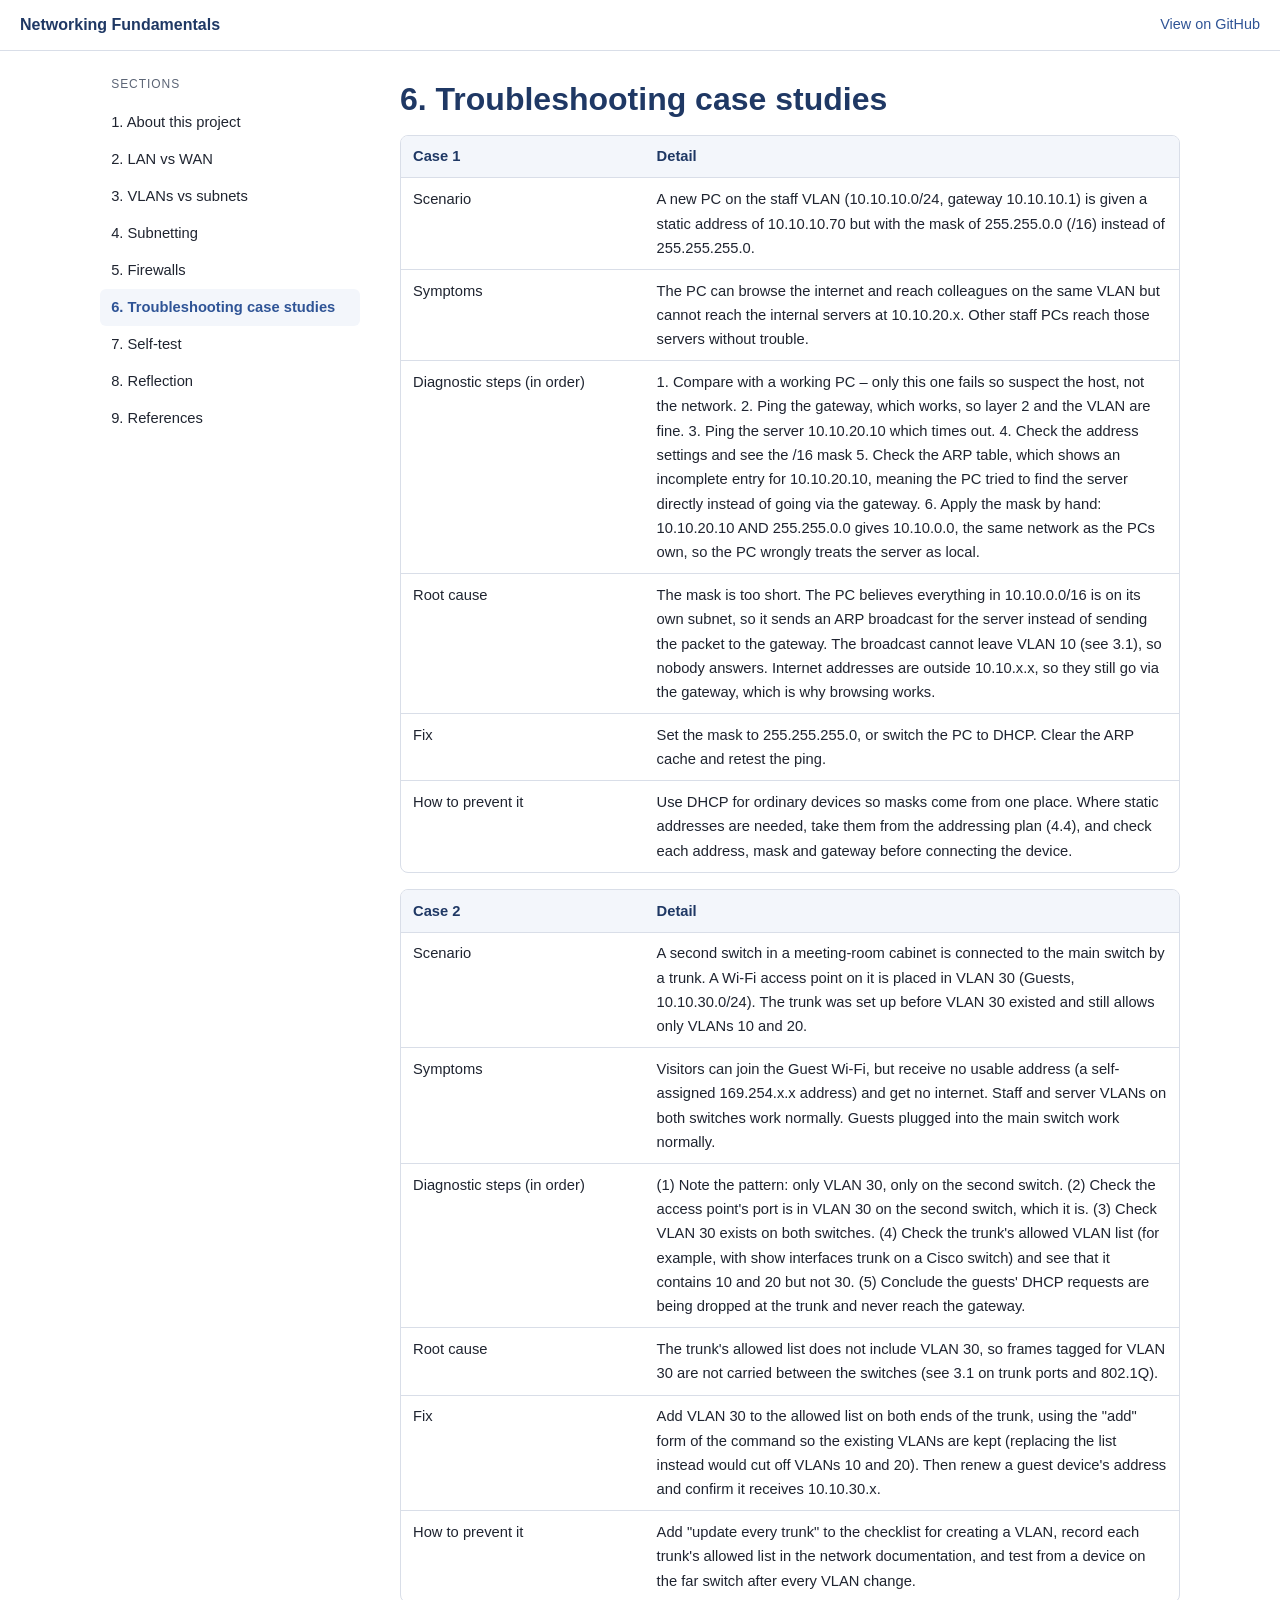
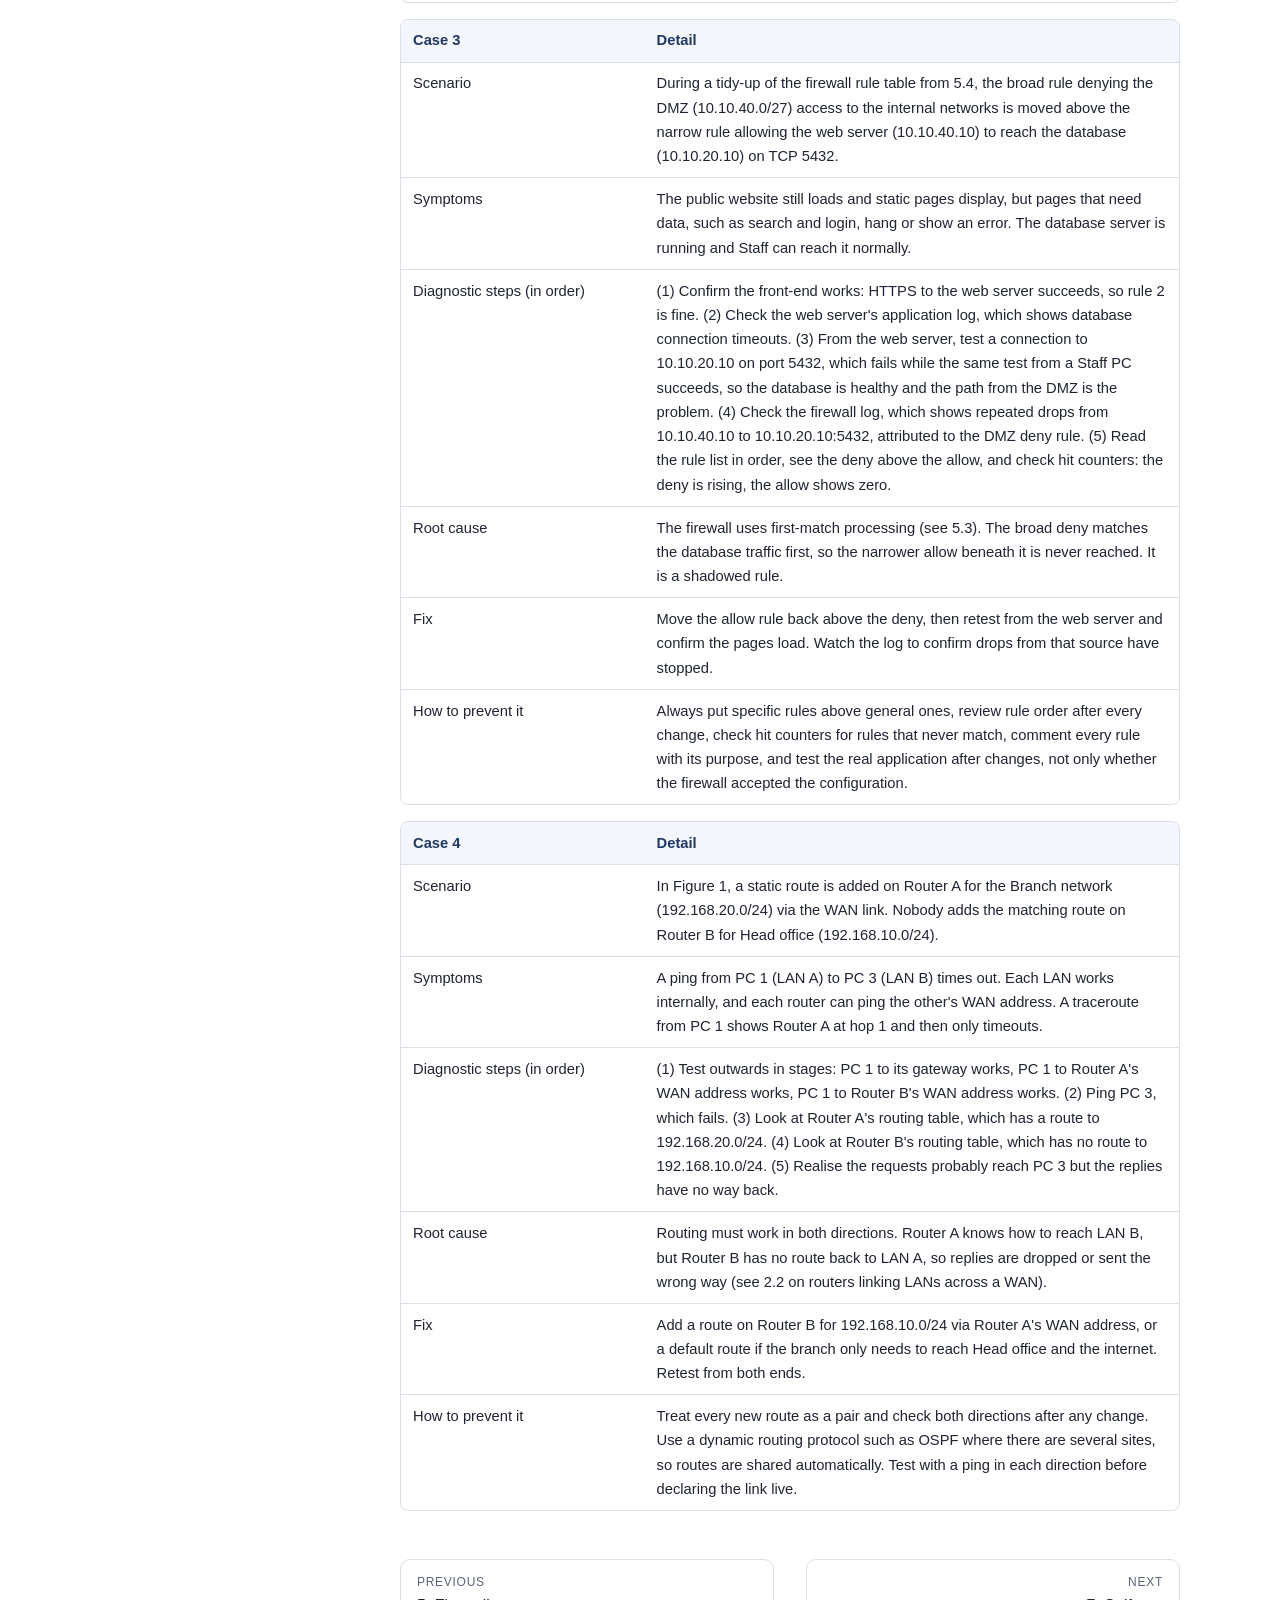
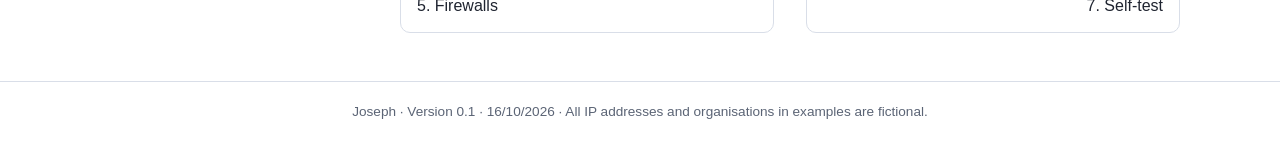
<file: 06-troubleshooting-case-studies.html>
<!DOCTYPE html>
<html lang="en-GB">
<head>
<meta charset="utf-8">
<meta name="viewport" content="width=device-width, initial-scale=1">
<title>6. Troubleshooting case studies | Networking Fundamentals</title>
<meta name="description" content="Four fault scenarios with symptoms, diagnosis, cause and fix">
<link rel="stylesheet" href="style.css">
</head>
<body>
<header class="topbar">
  <a class="brand" href="index.html">Networking Fundamentals</a>
  <a class="gh" href="https://github.com/jsephfwleroo947-hub/networking-fundamentals">View on GitHub</a>
</header>
<details class="mobile-nav"><summary>Sections</summary><ul><li><a href="01-about-this-project.html">1. About this project</a></li><li><a href="02-lan-vs-wan.html">2. LAN vs WAN</a></li><li><a href="03-vlans-vs-subnets.html">3. VLANs vs subnets</a></li><li><a href="04-subnetting.html">4. Subnetting</a></li><li><a href="05-firewalls.html">5. Firewalls</a></li><li><a class="current" href="06-troubleshooting-case-studies.html">6. Troubleshooting case studies</a></li><li><a href="07-self-test.html">7. Self-test</a></li><li><a href="08-reflection.html">8. Reflection</a></li><li><a href="09-references.html">9. References</a></li></ul></details>
<div class="layout">
  <nav class="sidebar" aria-label="Sections">
    <p class="nav-title">Sections</p>
    <ul><li><a href="01-about-this-project.html">1. About this project</a></li><li><a href="02-lan-vs-wan.html">2. LAN vs WAN</a></li><li><a href="03-vlans-vs-subnets.html">3. VLANs vs subnets</a></li><li><a href="04-subnetting.html">4. Subnetting</a></li><li><a href="05-firewalls.html">5. Firewalls</a></li><li><a class="current" href="06-troubleshooting-case-studies.html">6. Troubleshooting case studies</a></li><li><a href="07-self-test.html">7. Self-test</a></li><li><a href="08-reflection.html">8. Reflection</a></li><li><a href="09-references.html">9. References</a></li></ul>
  </nav>
  <main class="content">
<h1 id="troubleshooting-case-studies">6. Troubleshooting case studies</h1>
<div class="table-wrap"><table>
<colgroup>
<col style="width: 31%" />
<col style="width: 68%" />
</colgroup>
<thead>
<tr class="header">
<th><strong>Case 1</strong></th>
<th><strong>Detail</strong></th>
</tr>
</thead>
<tbody>
<tr class="odd">
<td>Scenario</td>
<td>A new PC on the staff VLAN (10.10.10.0/24, gateway 10.10.10.1) is given a static address of 10.10.10.70 but with the mask of 255.255.0.0 (/16) instead of 255.255.255.0.</td>
</tr>
<tr class="even">
<td>Symptoms</td>
<td>The PC can browse the internet and reach colleagues on the same VLAN but cannot reach the internal servers at 10.10.20.x. Other staff PCs reach those servers without trouble.</td>
</tr>
<tr class="odd">
<td>Diagnostic steps (in order)</td>
<td>1. Compare with a working PC – only this one fails so suspect the host, not the network. 2. Ping the gateway, which works, so layer 2 and the VLAN are fine. 3. Ping the server 10.10.20.10 which times out. 4. Check the address settings and see the /16 mask 5. Check the ARP table, which shows an incomplete entry for 10.10.20.10, meaning the PC tried to find the server directly instead of going via the gateway. 6. Apply the mask by hand: 10.10.20.10 AND 255.255.0.0 gives 10.10.0.0, the same network as the PCs own, so the PC wrongly treats the server as local.</td>
</tr>
<tr class="even">
<td>Root cause</td>
<td>The mask is too short. The PC believes everything in 10.10.0.0/16 is on its own subnet, so it sends an ARP broadcast for the server instead of sending the packet to the gateway. The broadcast cannot leave VLAN 10 (see 3.1), so nobody answers. Internet addresses are outside 10.10.x.x, so they still go via the gateway, which is why browsing works.</td>
</tr>
<tr class="odd">
<td>Fix</td>
<td>Set the mask to 255.255.255.0, or switch the PC to DHCP. Clear the ARP cache and retest the ping.</td>
</tr>
<tr class="even">
<td>How to prevent it</td>
<td>Use DHCP for ordinary devices so masks come from one place. Where static addresses are needed, take them from the addressing plan (4.4), and check each address, mask and gateway before connecting the device.</td>
</tr>
</tbody>
</table></div>
<div class="table-wrap"><table>
<colgroup>
<col style="width: 31%" />
<col style="width: 68%" />
</colgroup>
<thead>
<tr class="header">
<th><strong>Case 2</strong></th>
<th><strong>Detail</strong></th>
</tr>
</thead>
<tbody>
<tr class="odd">
<td>Scenario</td>
<td>A second switch in a meeting-room cabinet is connected to the main switch by a trunk. A Wi-Fi access point on it is placed in VLAN 30 (Guests, 10.10.30.0/24). The trunk was set up before VLAN 30 existed and still allows only VLANs 10 and 20.</td>
</tr>
<tr class="even">
<td>Symptoms</td>
<td>Visitors can join the Guest Wi-Fi, but receive no usable address (a self-assigned 169.254.x.x address) and get no internet. Staff and server VLANs on both switches work normally. Guests plugged into the main switch work normally.</td>
</tr>
<tr class="odd">
<td>Diagnostic steps (in order)</td>
<td>(1) Note the pattern: only VLAN 30, only on the second switch. (2) Check the access point's port is in VLAN 30 on the second switch, which it is. (3) Check VLAN 30 exists on both switches. (4) Check the trunk's allowed VLAN list (for example, with show interfaces trunk on a Cisco switch) and see that it contains 10 and 20 but not 30. (5) Conclude the guests' DHCP requests are being dropped at the trunk and never reach the gateway.</td>
</tr>
<tr class="even">
<td>Root cause</td>
<td>The trunk's allowed list does not include VLAN 30, so frames tagged for VLAN 30 are not carried between the switches (see 3.1 on trunk ports and 802.1Q).</td>
</tr>
<tr class="odd">
<td>Fix</td>
<td>Add VLAN 30 to the allowed list on both ends of the trunk, using the "add" form of the command so the existing VLANs are kept (replacing the list instead would cut off VLANs 10 and 20). Then renew a guest device's address and confirm it receives 10.10.30.x.</td>
</tr>
<tr class="even">
<td>How to prevent it</td>
<td>Add "update every trunk" to the checklist for creating a VLAN, record each trunk's allowed list in the network documentation, and test from a device on the far switch after every VLAN change.</td>
</tr>
</tbody>
</table></div>
<div class="table-wrap"><table>
<colgroup>
<col style="width: 31%" />
<col style="width: 68%" />
</colgroup>
<thead>
<tr class="header">
<th><strong>Case 3</strong></th>
<th><strong>Detail</strong></th>
</tr>
</thead>
<tbody>
<tr class="odd">
<td>Scenario</td>
<td>During a tidy-up of the firewall rule table from 5.4, the broad rule denying the DMZ (10.10.40.0/27) access to the internal networks is moved above the narrow rule allowing the web server (10.10.40.10) to reach the database (10.10.20.10) on TCP 5432.</td>
</tr>
<tr class="even">
<td>Symptoms</td>
<td>The public website still loads and static pages display, but pages that need data, such as search and login, hang or show an error. The database server is running and Staff can reach it normally.</td>
</tr>
<tr class="odd">
<td>Diagnostic steps (in order)</td>
<td>(1) Confirm the front-end works: HTTPS to the web server succeeds, so rule 2 is fine. (2) Check the web server's application log, which shows database connection timeouts. (3) From the web server, test a connection to 10.10.20.10 on port 5432, which fails while the same test from a Staff PC succeeds, so the database is healthy and the path from the DMZ is the problem. (4) Check the firewall log, which shows repeated drops from 10.10.40.10 to 10.10.20.10:5432, attributed to the DMZ deny rule. (5) Read the rule list in order, see the deny above the allow, and check hit counters: the deny is rising, the allow shows zero.</td>
</tr>
<tr class="even">
<td>Root cause</td>
<td>The firewall uses first-match processing (see 5.3). The broad deny matches the database traffic first, so the narrower allow beneath it is never reached. It is a shadowed rule.</td>
</tr>
<tr class="odd">
<td>Fix</td>
<td>Move the allow rule back above the deny, then retest from the web server and confirm the pages load. Watch the log to confirm drops from that source have stopped.</td>
</tr>
<tr class="even">
<td>How to prevent it</td>
<td>Always put specific rules above general ones, review rule order after every change, check hit counters for rules that never match, comment every rule with its purpose, and test the real application after changes, not only whether the firewall accepted the configuration.</td>
</tr>
</tbody>
</table></div>
<div class="table-wrap"><table>
<colgroup>
<col style="width: 31%" />
<col style="width: 68%" />
</colgroup>
<thead>
<tr class="header">
<th><strong>Case 4</strong></th>
<th><strong>Detail</strong></th>
</tr>
</thead>
<tbody>
<tr class="odd">
<td>Scenario</td>
<td>In Figure 1, a static route is added on Router A for the Branch network (192.168.20.0/24) via the WAN link. Nobody adds the matching route on Router B for Head office (192.168.10.0/24).</td>
</tr>
<tr class="even">
<td>Symptoms</td>
<td>A ping from PC 1 (LAN A) to PC 3 (LAN B) times out. Each LAN works internally, and each router can ping the other's WAN address. A traceroute from PC 1 shows Router A at hop 1 and then only timeouts.</td>
</tr>
<tr class="odd">
<td>Diagnostic steps (in order)</td>
<td>(1) Test outwards in stages: PC 1 to its gateway works, PC 1 to Router A's WAN address works, PC 1 to Router B's WAN address works. (2) Ping PC 3, which fails. (3) Look at Router A's routing table, which has a route to 192.168.20.0/24. (4) Look at Router B's routing table, which has no route to 192.168.10.0/24. (5) Realise the requests probably reach PC 3 but the replies have no way back.</td>
</tr>
<tr class="even">
<td>Root cause</td>
<td>Routing must work in both directions. Router A knows how to reach LAN B, but Router B has no route back to LAN A, so replies are dropped or sent the wrong way (see 2.2 on routers linking LANs across a WAN).</td>
</tr>
<tr class="odd">
<td>Fix</td>
<td>Add a route on Router B for 192.168.10.0/24 via Router A's WAN address, or a default route if the branch only needs to reach Head office and the internet. Retest from both ends.</td>
</tr>
<tr class="even">
<td>How to prevent it</td>
<td>Treat every new route as a pair and check both directions after any change. Use a dynamic routing protocol such as OSPF where there are several sites, so routes are shared automatically. Test with a ping in each direction before declaring the link live.</td>
</tr>
</tbody>
</table></div>

    <div class="pager"><a class="prev" href="05-firewalls.html"><span>Previous</span>5. Firewalls</a><a class="next" href="07-self-test.html"><span>Next</span>7. Self-test</a></div>
  </main>
</div>
<footer class="footer">Joseph &middot; Version 0.1 &middot; 16/10/2026 &middot; All IP addresses and organisations in examples are fictional.</footer>
</body>
</html>
</file>
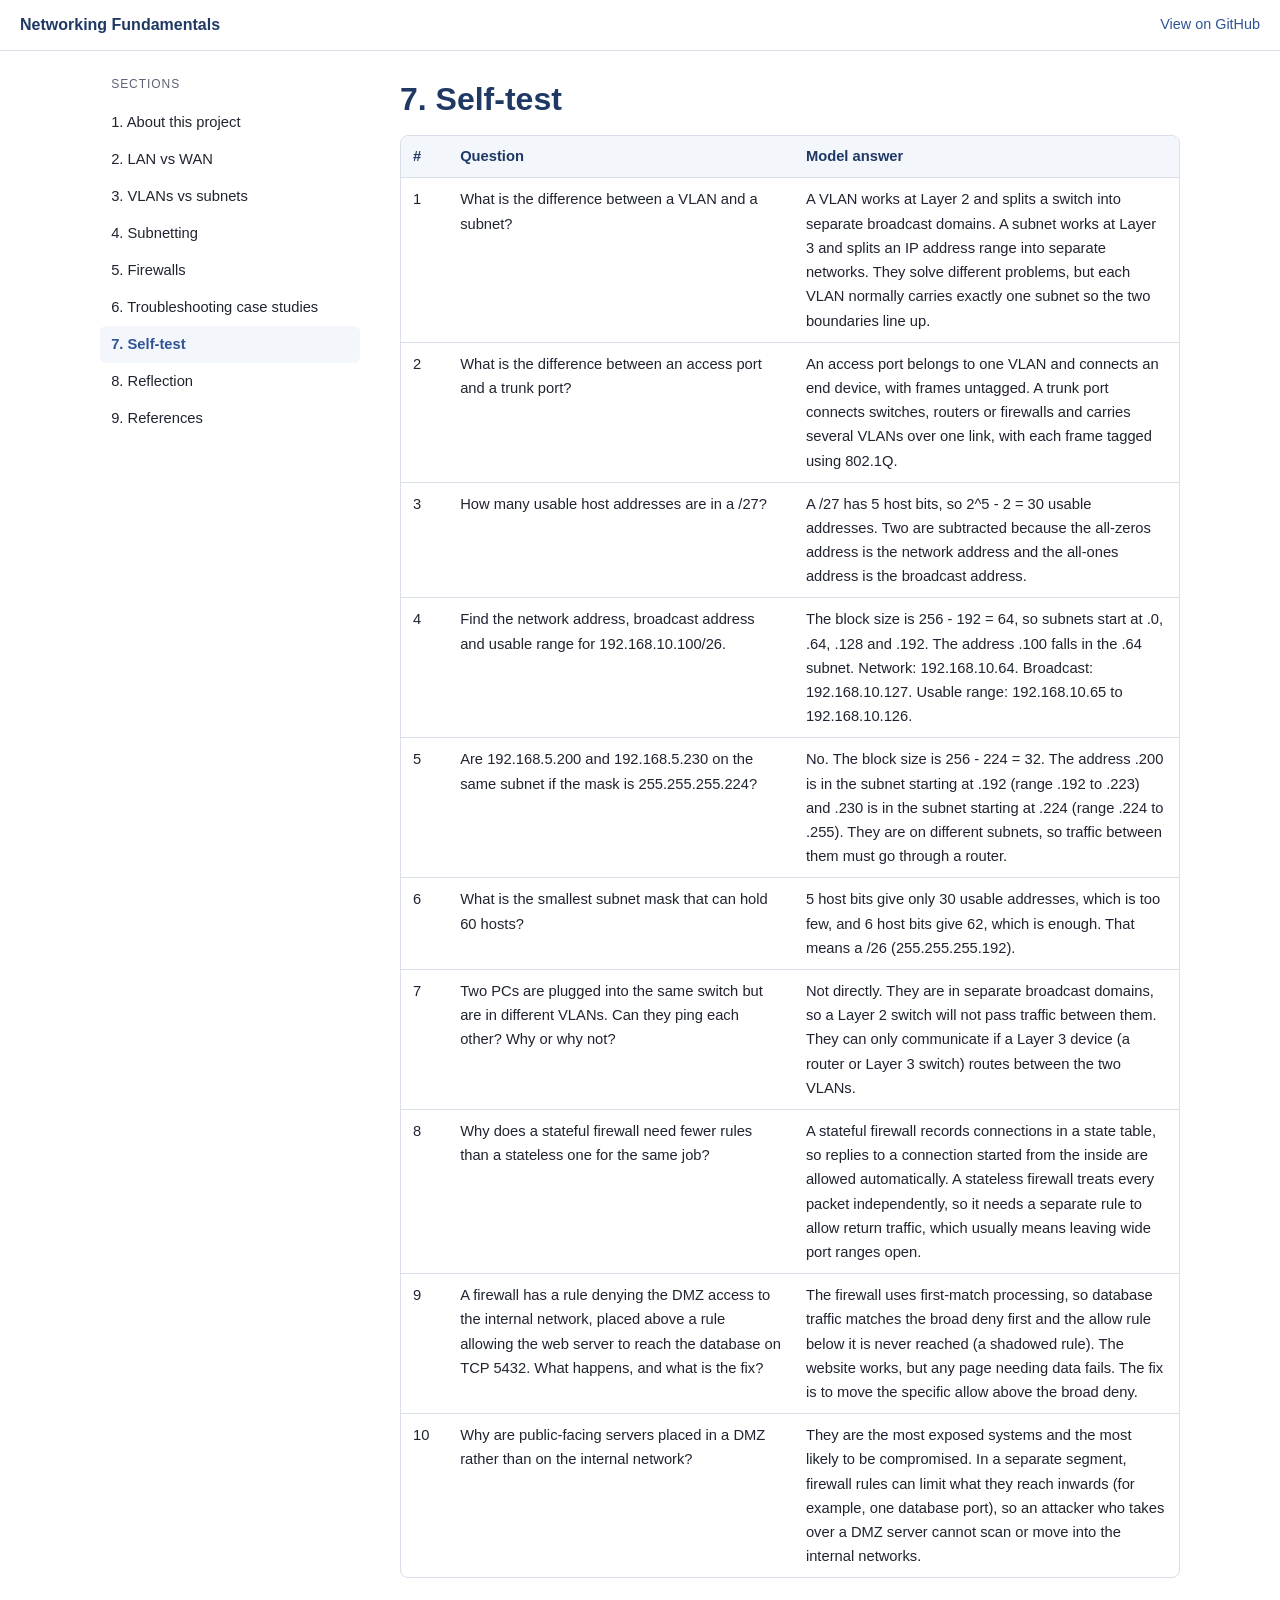
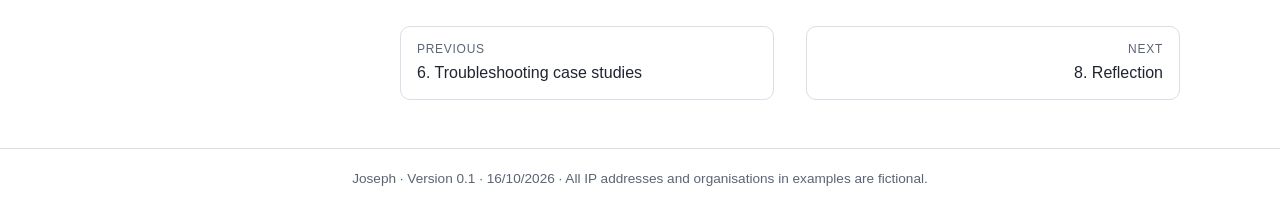
<file: 07-self-test.html>
<!DOCTYPE html>
<html lang="en-GB">
<head>
<meta charset="utf-8">
<meta name="viewport" content="width=device-width, initial-scale=1">
<title>7. Self-test | Networking Fundamentals</title>
<meta name="description" content="Ten questions with model answers">
<link rel="stylesheet" href="style.css">
</head>
<body>
<header class="topbar">
  <a class="brand" href="index.html">Networking Fundamentals</a>
  <a class="gh" href="https://github.com/jsephfwleroo947-hub/networking-fundamentals">View on GitHub</a>
</header>
<details class="mobile-nav"><summary>Sections</summary><ul><li><a href="01-about-this-project.html">1. About this project</a></li><li><a href="02-lan-vs-wan.html">2. LAN vs WAN</a></li><li><a href="03-vlans-vs-subnets.html">3. VLANs vs subnets</a></li><li><a href="04-subnetting.html">4. Subnetting</a></li><li><a href="05-firewalls.html">5. Firewalls</a></li><li><a href="06-troubleshooting-case-studies.html">6. Troubleshooting case studies</a></li><li><a class="current" href="07-self-test.html">7. Self-test</a></li><li><a href="08-reflection.html">8. Reflection</a></li><li><a href="09-references.html">9. References</a></li></ul></details>
<div class="layout">
  <nav class="sidebar" aria-label="Sections">
    <p class="nav-title">Sections</p>
    <ul><li><a href="01-about-this-project.html">1. About this project</a></li><li><a href="02-lan-vs-wan.html">2. LAN vs WAN</a></li><li><a href="03-vlans-vs-subnets.html">3. VLANs vs subnets</a></li><li><a href="04-subnetting.html">4. Subnetting</a></li><li><a href="05-firewalls.html">5. Firewalls</a></li><li><a href="06-troubleshooting-case-studies.html">6. Troubleshooting case studies</a></li><li><a class="current" href="07-self-test.html">7. Self-test</a></li><li><a href="08-reflection.html">8. Reflection</a></li><li><a href="09-references.html">9. References</a></li></ul>
  </nav>
  <main class="content">
<h1 id="self-test">7. Self-test</h1>
<div class="table-wrap"><table>
<colgroup>
<col style="width: 6%" />
<col style="width: 44%" />
<col style="width: 49%" />
</colgroup>
<thead>
<tr class="header">
<th><strong>#</strong></th>
<th><strong>Question</strong></th>
<th><strong>Model answer</strong></th>
</tr>
</thead>
<tbody>
<tr class="odd">
<td>1</td>
<td>What is the difference between a VLAN and a subnet?</td>
<td>A VLAN works at Layer 2 and splits a switch into separate broadcast domains. A subnet works at Layer 3 and splits an IP address range into separate networks. They solve different problems, but each VLAN normally carries exactly one subnet so the two boundaries line up.</td>
</tr>
<tr class="even">
<td>2</td>
<td>What is the difference between an access port and a trunk port?</td>
<td>An access port belongs to one VLAN and connects an end device, with frames untagged. A trunk port connects switches, routers or firewalls and carries several VLANs over one link, with each frame tagged using 802.1Q.</td>
</tr>
<tr class="odd">
<td>3</td>
<td>How many usable host addresses are in a /27?</td>
<td>A /27 has 5 host bits, so 2^5 - 2 = 30 usable addresses. Two are subtracted because the all-zeros address is the network address and the all-ones address is the broadcast address.</td>
</tr>
<tr class="even">
<td>4</td>
<td>Find the network address, broadcast address and usable range for 192.168.10.100/26.</td>
<td>The block size is 256 - 192 = 64, so subnets start at .0, .64, .128 and .192. The address .100 falls in the .64 subnet. Network: 192.168.10.64. Broadcast: 192.168.10.127. Usable range: 192.168.10.65 to 192.168.10.126.</td>
</tr>
<tr class="odd">
<td>5</td>
<td>Are 192.168.5.200 and 192.168.5.230 on the same subnet if the mask is 255.255.255.224?</td>
<td>No. The block size is 256 - 224 = 32. The address .200 is in the subnet starting at .192 (range .192 to .223) and .230 is in the subnet starting at .224 (range .224 to .255). They are on different subnets, so traffic between them must go through a router.</td>
</tr>
<tr class="even">
<td>6</td>
<td>What is the smallest subnet mask that can hold 60 hosts?</td>
<td>5 host bits give only 30 usable addresses, which is too few, and 6 host bits give 62, which is enough. That means a /26 (255.255.255.192).</td>
</tr>
<tr class="odd">
<td>7</td>
<td>Two PCs are plugged into the same switch but are in different VLANs. Can they ping each other? Why or why not?</td>
<td>Not directly. They are in separate broadcast domains, so a Layer 2 switch will not pass traffic between them. They can only communicate if a Layer 3 device (a router or Layer 3 switch) routes between the two VLANs.</td>
</tr>
<tr class="even">
<td>8</td>
<td>Why does a stateful firewall need fewer rules than a stateless one for the same job?</td>
<td>A stateful firewall records connections in a state table, so replies to a connection started from the inside are allowed automatically. A stateless firewall treats every packet independently, so it needs a separate rule to allow return traffic, which usually means leaving wide port ranges open.</td>
</tr>
<tr class="odd">
<td>9</td>
<td>A firewall has a rule denying the DMZ access to the internal network, placed above a rule allowing the web server to reach the database on TCP 5432. What happens, and what is the fix?</td>
<td>The firewall uses first-match processing, so database traffic matches the broad deny first and the allow rule below it is never reached (a shadowed rule). The website works, but any page needing data fails. The fix is to move the specific allow above the broad deny.</td>
</tr>
<tr class="even">
<td>10</td>
<td>Why are public-facing servers placed in a DMZ rather than on the internal network?</td>
<td>They are the most exposed systems and the most likely to be compromised. In a separate segment, firewall rules can limit what they reach inwards (for example, one database port), so an attacker who takes over a DMZ server cannot scan or move into the internal networks.</td>
</tr>
</tbody>
</table></div>

    <div class="pager"><a class="prev" href="06-troubleshooting-case-studies.html"><span>Previous</span>6. Troubleshooting case studies</a><a class="next" href="08-reflection.html"><span>Next</span>8. Reflection</a></div>
  </main>
</div>
<footer class="footer">Joseph &middot; Version 0.1 &middot; 16/10/2026 &middot; All IP addresses and organisations in examples are fictional.</footer>
</body>
</html>
</file>
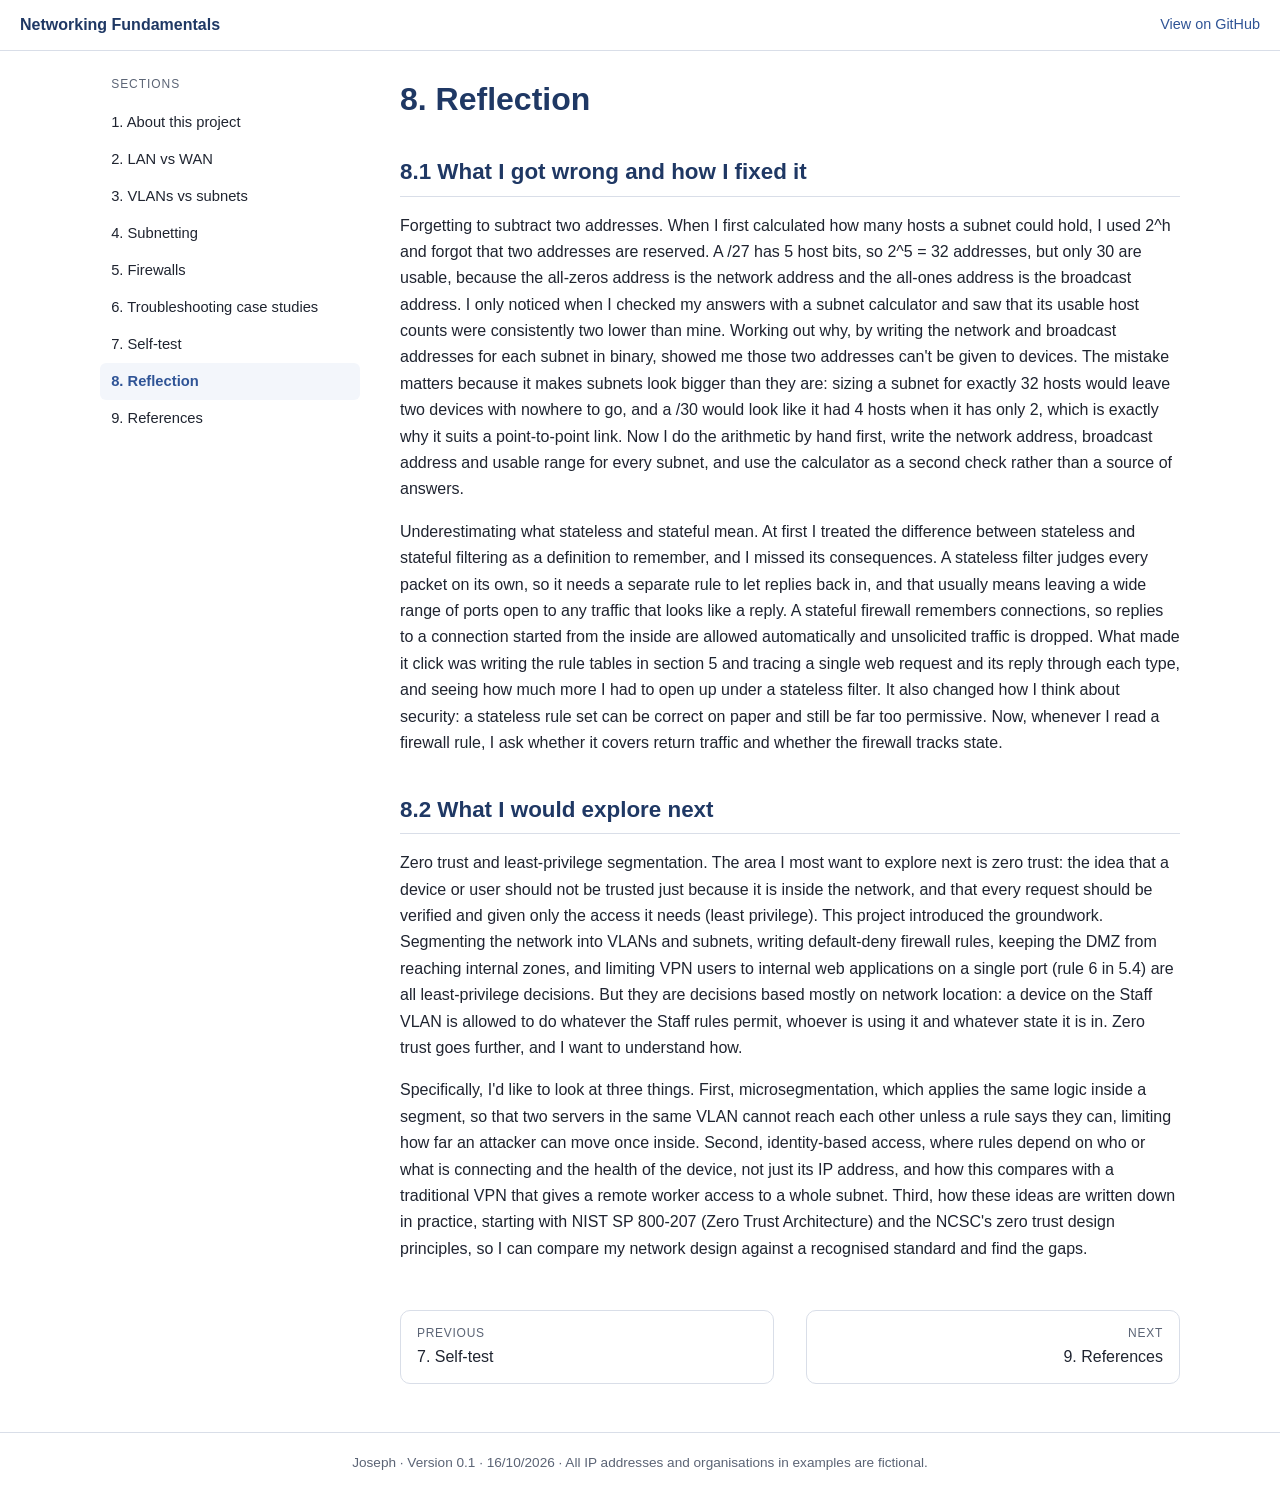
<file: 08-reflection.html>
<!DOCTYPE html>
<html lang="en-GB">
<head>
<meta charset="utf-8">
<meta name="viewport" content="width=device-width, initial-scale=1">
<title>8. Reflection | Networking Fundamentals</title>
<meta name="description" content="Mistakes made and what to explore next">
<link rel="stylesheet" href="style.css">
</head>
<body>
<header class="topbar">
  <a class="brand" href="index.html">Networking Fundamentals</a>
  <a class="gh" href="https://github.com/jsephfwleroo947-hub/networking-fundamentals">View on GitHub</a>
</header>
<details class="mobile-nav"><summary>Sections</summary><ul><li><a href="01-about-this-project.html">1. About this project</a></li><li><a href="02-lan-vs-wan.html">2. LAN vs WAN</a></li><li><a href="03-vlans-vs-subnets.html">3. VLANs vs subnets</a></li><li><a href="04-subnetting.html">4. Subnetting</a></li><li><a href="05-firewalls.html">5. Firewalls</a></li><li><a href="06-troubleshooting-case-studies.html">6. Troubleshooting case studies</a></li><li><a href="07-self-test.html">7. Self-test</a></li><li><a class="current" href="08-reflection.html">8. Reflection</a></li><li><a href="09-references.html">9. References</a></li></ul></details>
<div class="layout">
  <nav class="sidebar" aria-label="Sections">
    <p class="nav-title">Sections</p>
    <ul><li><a href="01-about-this-project.html">1. About this project</a></li><li><a href="02-lan-vs-wan.html">2. LAN vs WAN</a></li><li><a href="03-vlans-vs-subnets.html">3. VLANs vs subnets</a></li><li><a href="04-subnetting.html">4. Subnetting</a></li><li><a href="05-firewalls.html">5. Firewalls</a></li><li><a href="06-troubleshooting-case-studies.html">6. Troubleshooting case studies</a></li><li><a href="07-self-test.html">7. Self-test</a></li><li><a class="current" href="08-reflection.html">8. Reflection</a></li><li><a href="09-references.html">9. References</a></li></ul>
  </nav>
  <main class="content">
<h1 id="reflection">8. Reflection</h1>
<h2 id="what-i-got-wrong-and-how-i-fixed-it">8.1 What I got wrong and how I fixed it</h2>
<p>Forgetting to subtract two addresses. When I first calculated how many hosts a subnet could hold, I used 2^h and forgot that two addresses are reserved. A /27 has 5 host bits, so 2^5 = 32 addresses, but only 30 are usable, because the all-zeros address is the network address and the all-ones address is the broadcast address. I only noticed when I checked my answers with a subnet calculator and saw that its usable host counts were consistently two lower than mine. Working out why, by writing the network and broadcast addresses for each subnet in binary, showed me those two addresses can't be given to devices. The mistake matters because it makes subnets look bigger than they are: sizing a subnet for exactly 32 hosts would leave two devices with nowhere to go, and a /30 would look like it had 4 hosts when it has only 2, which is exactly why it suits a point-to-point link. Now I do the arithmetic by hand first, write the network address, broadcast address and usable range for every subnet, and use the calculator as a second check rather than a source of answers.</p>
<p>Underestimating what stateless and stateful mean. At first I treated the difference between stateless and stateful filtering as a definition to remember, and I missed its consequences. A stateless filter judges every packet on its own, so it needs a separate rule to let replies back in, and that usually means leaving a wide range of ports open to any traffic that looks like a reply. A stateful firewall remembers connections, so replies to a connection started from the inside are allowed automatically and unsolicited traffic is dropped. What made it click was writing the rule tables in section 5 and tracing a single web request and its reply through each type, and seeing how much more I had to open up under a stateless filter. It also changed how I think about security: a stateless rule set can be correct on paper and still be far too permissive. Now, whenever I read a firewall rule, I ask whether it covers return traffic and whether the firewall tracks state.</p>
<h2 id="what-i-would-explore-next">8.2 What I would explore next</h2>
<p>Zero trust and least-privilege segmentation. The area I most want to explore next is zero trust: the idea that a device or user should not be trusted just because it is inside the network, and that every request should be verified and given only the access it needs (least privilege). This project introduced the groundwork. Segmenting the network into VLANs and subnets, writing default-deny firewall rules, keeping the DMZ from reaching internal zones, and limiting VPN users to internal web applications on a single port (rule 6 in 5.4) are all least-privilege decisions. But they are decisions based mostly on network location: a device on the Staff VLAN is allowed to do whatever the Staff rules permit, whoever is using it and whatever state it is in. Zero trust goes further, and I want to understand how.</p>
<p>Specifically, I'd like to look at three things. First, microsegmentation, which applies the same logic inside a segment, so that two servers in the same VLAN cannot reach each other unless a rule says they can, limiting how far an attacker can move once inside. Second, identity-based access, where rules depend on who or what is connecting and the health of the device, not just its IP address, and how this compares with a traditional VPN that gives a remote worker access to a whole subnet. Third, how these ideas are written down in practice, starting with NIST SP 800-207 (Zero Trust Architecture) and the NCSC's zero trust design principles, so I can compare my network design against a recognised standard and find the gaps.</p>

    <div class="pager"><a class="prev" href="07-self-test.html"><span>Previous</span>7. Self-test</a><a class="next" href="09-references.html"><span>Next</span>9. References</a></div>
  </main>
</div>
<footer class="footer">Joseph &middot; Version 0.1 &middot; 16/10/2026 &middot; All IP addresses and organisations in examples are fictional.</footer>
</body>
</html>
</file>
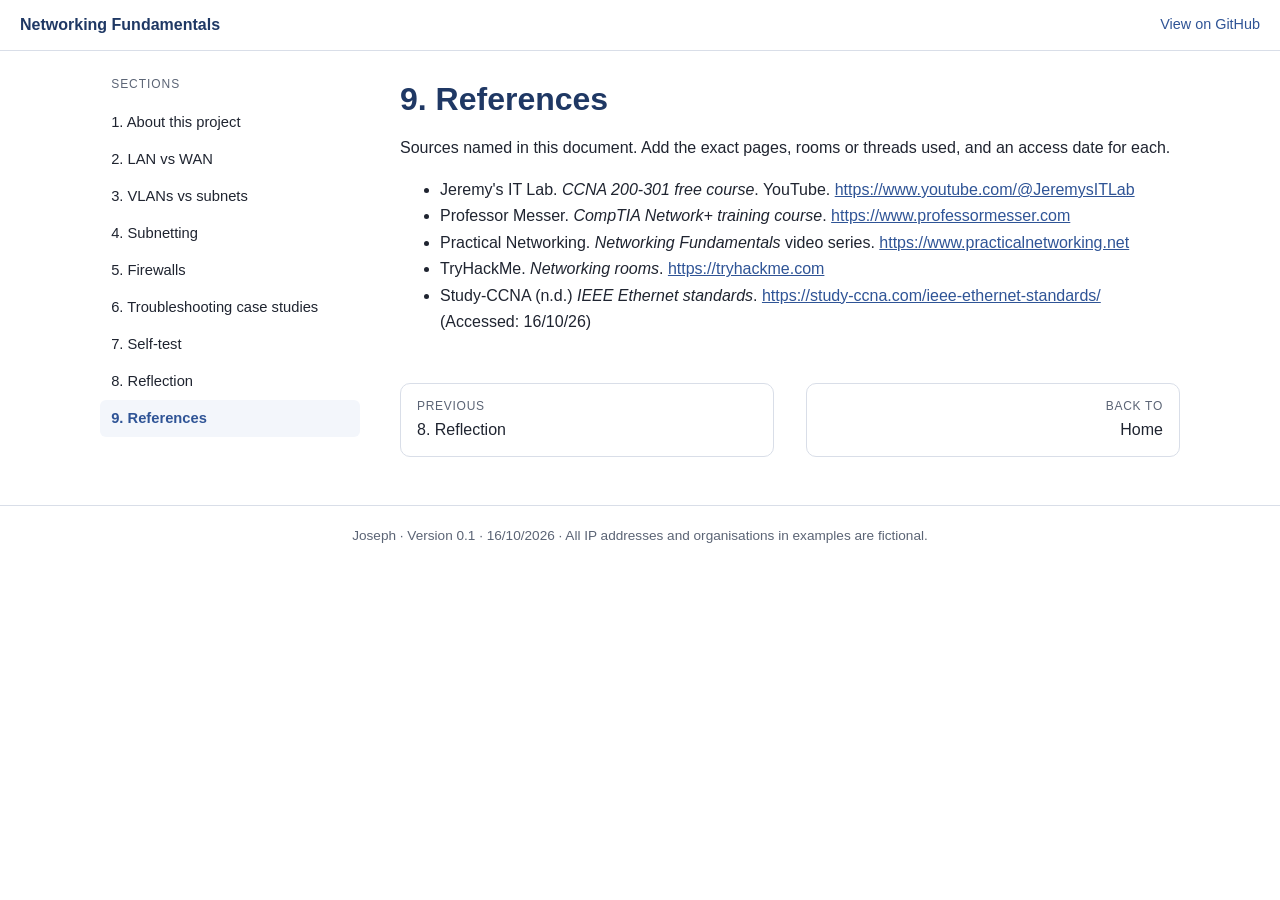
<file: 09-references.html>
<!DOCTYPE html>
<html lang="en-GB">
<head>
<meta charset="utf-8">
<meta name="viewport" content="width=device-width, initial-scale=1">
<title>9. References | Networking Fundamentals</title>
<meta name="description" content="Sources">
<link rel="stylesheet" href="style.css">
</head>
<body>
<header class="topbar">
  <a class="brand" href="index.html">Networking Fundamentals</a>
  <a class="gh" href="https://github.com/jsephfwleroo947-hub/networking-fundamentals">View on GitHub</a>
</header>
<details class="mobile-nav"><summary>Sections</summary><ul><li><a href="01-about-this-project.html">1. About this project</a></li><li><a href="02-lan-vs-wan.html">2. LAN vs WAN</a></li><li><a href="03-vlans-vs-subnets.html">3. VLANs vs subnets</a></li><li><a href="04-subnetting.html">4. Subnetting</a></li><li><a href="05-firewalls.html">5. Firewalls</a></li><li><a href="06-troubleshooting-case-studies.html">6. Troubleshooting case studies</a></li><li><a href="07-self-test.html">7. Self-test</a></li><li><a href="08-reflection.html">8. Reflection</a></li><li><a class="current" href="09-references.html">9. References</a></li></ul></details>
<div class="layout">
  <nav class="sidebar" aria-label="Sections">
    <p class="nav-title">Sections</p>
    <ul><li><a href="01-about-this-project.html">1. About this project</a></li><li><a href="02-lan-vs-wan.html">2. LAN vs WAN</a></li><li><a href="03-vlans-vs-subnets.html">3. VLANs vs subnets</a></li><li><a href="04-subnetting.html">4. Subnetting</a></li><li><a href="05-firewalls.html">5. Firewalls</a></li><li><a href="06-troubleshooting-case-studies.html">6. Troubleshooting case studies</a></li><li><a href="07-self-test.html">7. Self-test</a></li><li><a href="08-reflection.html">8. Reflection</a></li><li><a class="current" href="09-references.html">9. References</a></li></ul>
  </nav>
  <main class="content">
<h1 id="9-references">9. References</h1>
<p>Sources named in this document. Add the exact pages, rooms or threads used, and an access date for each.</p>
<ul>
<li>Jeremy's IT Lab. <em>CCNA 200-301 free course</em>. YouTube. <a href="https://www.youtube.com/@JeremysITLab">https://www.youtube.com/@JeremysITLab</a></li>
<li>Professor Messer. <em>CompTIA Network+ training course</em>. <a href="https://www.professormesser.com">https://www.professormesser.com</a></li>
<li>Practical Networking. <em>Networking Fundamentals</em> video series. <a href="https://www.practicalnetworking.net">https://www.practicalnetworking.net</a></li>
<li>TryHackMe. <em>Networking rooms</em>. <a href="https://tryhackme.com">https://tryhackme.com</a></li>
<li>Study-CCNA (n.d.) <em>IEEE Ethernet standards</em>. <a href="https://study-ccna.com/ieee-ethernet-standards/">https://study-ccna.com/ieee-ethernet-standards/</a> (Accessed: 16/10/26)</li>
</ul>

    <div class="pager"><a class="prev" href="08-reflection.html"><span>Previous</span>8. Reflection</a><a class="next" href="index.html"><span>Back to</span>Home</a></div>
  </main>
</div>
<footer class="footer">Joseph &middot; Version 0.1 &middot; 16/10/2026 &middot; All IP addresses and organisations in examples are fictional.</footer>
</body>
</html>
</file>
<file: style.css>
:root{--bg:#fff;--fg:#1f2430;--muted:#5b6475;--head:#1F3864;--accent:#2F5496;--line:#d9dee8;--soft:#f3f6fb;--card:#fff;--code:#f1f3f7}
@media (prefers-color-scheme:dark){:root{--bg:#10141c;--fg:#e4e8f0;--muted:#9aa4b8;--head:#9db8ee;--accent:#8fb0f0;--line:#2a3243;--soft:#171d29;--card:#171d29;--code:#1c2331}}
*{box-sizing:border-box}
html{scroll-padding-top:70px}
body{margin:0;background:var(--bg);color:var(--fg);font:16px/1.65 -apple-system,BlinkMacSystemFont,"Segoe UI",Roboto,Helvetica,Arial,sans-serif}
a{color:var(--accent)}
.topbar{position:sticky;top:0;z-index:5;display:flex;justify-content:space-between;align-items:center;padding:.75rem 1.25rem;background:var(--bg);border-bottom:1px solid var(--line)}
.brand{font-weight:700;color:var(--head);text-decoration:none}
.gh{font-size:.9rem;text-decoration:none}
.layout{display:grid;grid-template-columns:260px minmax(0,1fr);gap:2.5rem;max-width:1120px;margin:0 auto;padding:1.5rem 1.25rem 3rem}
.sidebar{position:sticky;top:70px;align-self:start;max-height:calc(100vh - 90px);overflow:auto;font-size:.92rem}
.sidebar ul,.mobile-nav ul{list-style:none;margin:0;padding:0}
.sidebar li a,.mobile-nav li a{display:block;padding:.4rem .7rem;border-radius:6px;color:var(--fg);text-decoration:none}
.sidebar li a:hover,.mobile-nav li a:hover{background:var(--soft)}
.sidebar li a.current,.mobile-nav li a.current{background:var(--soft);color:var(--accent);font-weight:600}
.nav-title{margin:0 0 .5rem .7rem;font-size:.75rem;letter-spacing:.08em;text-transform:uppercase;color:var(--muted)}
.mobile-nav{display:none;border-bottom:1px solid var(--line);padding:.5rem 1.25rem}
.mobile-nav summary{cursor:pointer;font-weight:600;color:var(--head)}
.content{min-width:0;max-width:780px}
.content h1{font-size:2rem;line-height:1.25;color:var(--head);margin:.2rem 0 1rem}
.content h2{font-size:1.4rem;color:var(--head);margin:2.2rem 0 .6rem;padding-bottom:.3rem;border-bottom:1px solid var(--line)}
.content h3{font-size:1.1rem;color:var(--head);margin:1.6rem 0 .4rem}
.content img{max-width:100%;height:auto;border:1px solid var(--line);border-radius:8px;background:#fff}
.table-wrap{overflow-x:auto;margin:1rem 0;border:1px solid var(--line);border-radius:8px}
table{border-collapse:collapse;width:100%;font-size:.92rem}
th,td{padding:.55rem .75rem;text-align:left;vertical-align:top;border-bottom:1px solid var(--line)}
th{background:var(--soft);color:var(--head);font-weight:600}
tr:last-child td{border-bottom:none}
code{background:var(--code);padding:.1rem .35rem;border-radius:4px;font-size:.9em}
section.footnotes{margin-top:2.5rem;border-top:1px solid var(--line);font-size:.88rem;color:var(--muted)}
.pager{display:flex;justify-content:space-between;gap:1rem;margin-top:3rem}
.pager a{flex:1;max-width:48%;border:1px solid var(--line);border-radius:10px;padding:.8rem 1rem;text-decoration:none;color:var(--fg)}
.pager a:hover{background:var(--soft)}
.pager span{display:block;font-size:.75rem;text-transform:uppercase;letter-spacing:.06em;color:var(--muted)}
.pager .next{text-align:right}
.footer{border-top:1px solid var(--line);padding:1.2rem;text-align:center;font-size:.85rem;color:var(--muted)}
.layout.home{grid-template-columns:minmax(0,1fr)}
.layout.home .sidebar{display:none}
.layout.home .content{max-width:none}
.hero{padding:1.5rem 0 .5rem}
.eyebrow{margin:0;font-size:.8rem;letter-spacing:.1em;text-transform:uppercase;color:var(--accent);font-weight:700}
.hero h1{font-size:2.4rem;margin:.3rem 0 .6rem}
.lead{font-size:1.2rem;color:var(--muted);margin:0 0 1rem}
.meta{color:var(--muted);font-size:.9rem}
.actions{display:flex;gap:.75rem;flex-wrap:wrap;margin-top:1.2rem}
.btn{display:inline-block;padding:.65rem 1.2rem;border-radius:8px;background:var(--accent);color:#fff;text-decoration:none;font-weight:600}
.btn.ghost{background:transparent;color:var(--accent);border:1px solid var(--accent)}
.cards{display:grid;grid-template-columns:repeat(auto-fill,minmax(250px,1fr));gap:1rem;margin:1rem 0}
.card{display:flex;flex-direction:column;gap:.25rem;padding:1rem 1.1rem;border:1px solid var(--line);border-radius:12px;background:var(--card);text-decoration:none;color:var(--fg)}
.card:hover{border-color:var(--accent);box-shadow:0 2px 10px rgba(0,0,0,.08)}
.card .num{font-size:.8rem;font-weight:700;color:var(--accent)}
.card .ct{font-weight:600;color:var(--head)}
.card .cd{font-size:.88rem;color:var(--muted)}
.figs{display:grid;grid-template-columns:repeat(auto-fill,minmax(300px,1fr));gap:1.2rem;margin:1rem 0}
.figs figure{margin:0}
.figs figcaption{font-size:.85rem;color:var(--muted);margin-top:.4rem}
.note{margin-top:2rem;padding:.8rem 1rem;background:var(--soft);border-left:4px solid var(--accent);border-radius:6px;color:var(--muted);font-size:.9rem}
@media (max-width:860px){
  .layout{grid-template-columns:minmax(0,1fr);gap:0;padding-top:1rem}
  .sidebar{display:none}
  .mobile-nav{display:block}
  .content h1{font-size:1.6rem}
  .hero h1{font-size:1.9rem}
}
</file>
